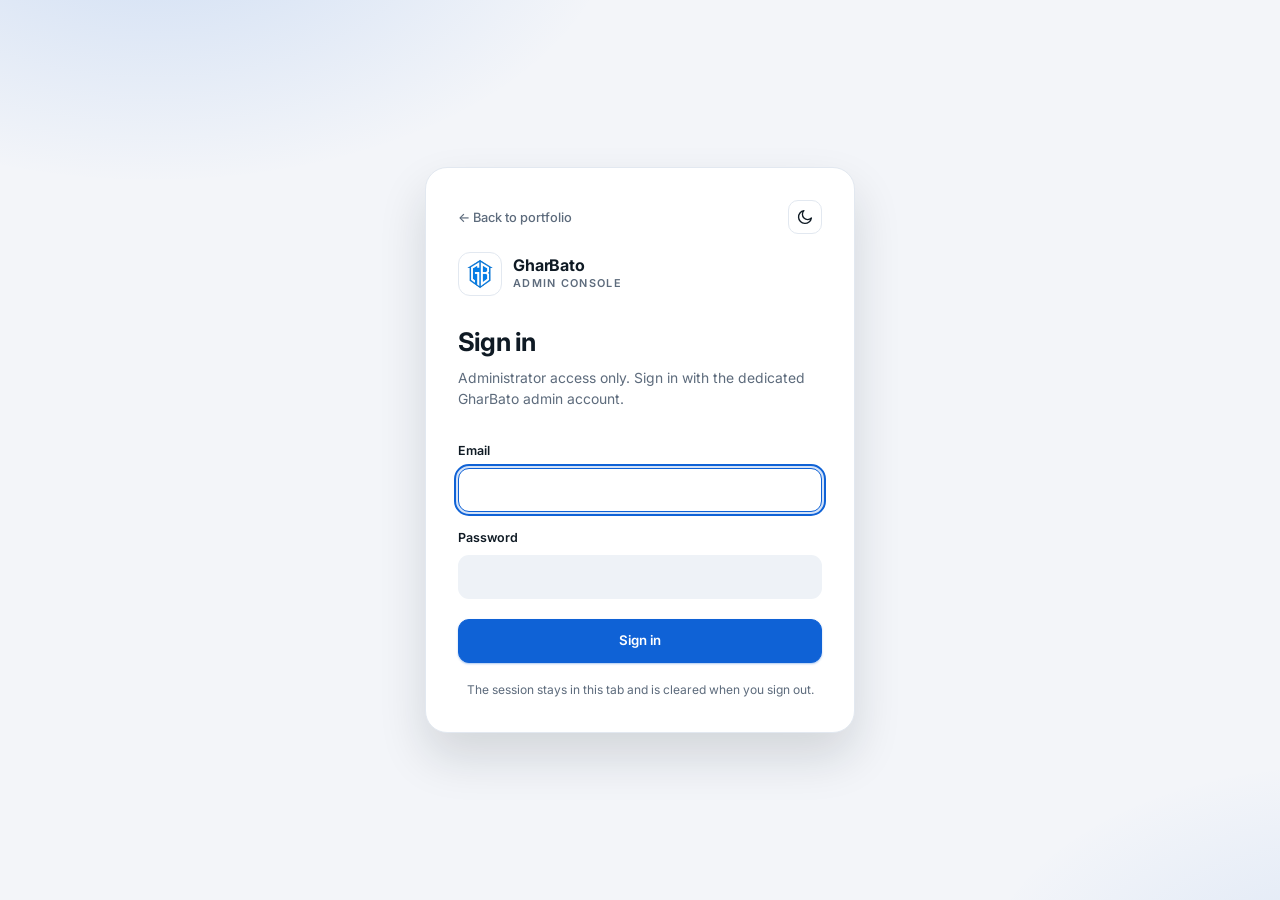
<file: gharbato-admin.html>
<!DOCTYPE html>
<html lang="en">
<head>
    <meta charset="UTF-8">
    <meta name="viewport" content="width=device-width, initial-scale=1.0">
    <meta name="robots" content="noindex, nofollow">
    <meta name="description" content="Private GharBato administration console.">
    <title>GharBato Admin</title>
    <link rel="icon" type="image/png" href="Images/gharbato-logo.png">
    <script src="gharbato-admin-theme.js?v=20261122-5"></script>
    <link rel="stylesheet" href="gharbato-admin.css?v=20261122-5">
</head>
<body>
    <div id="login-view" class="auth-screen">
        <div class="auth-card">
            <div class="auth-top">
                <a class="auth-back" href="index.html">&larr; Back to portfolio</a>
                <button type="button" class="icon-btn auth-theme" data-action="toggle-theme" aria-label="Switch to dark theme" title="Switch to dark theme">
                    <svg viewBox="0 0 24 24" aria-hidden="true"><path d="M20.5 13.4A8.6 8.6 0 1 1 10.6 3.5a6.8 6.8 0 0 0 9.9 9.9Z"/></svg>
                </button>
            </div>
            <div class="auth-brand">
                <img class="brand-logo" src="Images/gharbato-logo.png" alt="GharBato" width="44" height="44">
                <div>
                    <strong>GharBato</strong>
                    <span>Admin console</span>
                </div>
            </div>
            <h1>Sign in</h1>
            <p class="muted">Administrator access only. Sign in with the dedicated GharBato admin account.</p>
            <form id="login-form" novalidate>
                <label for="login-email">Email</label>
                <input id="login-email" name="email" type="email" autocomplete="username" spellcheck="false" required>
                <label for="login-password">Password</label>
                <input id="login-password" name="password" type="password" autocomplete="current-password" required>
                <p id="login-error" class="form-error" role="alert" hidden></p>
                <button type="submit" class="btn btn-primary btn-block" id="login-submit">Sign in</button>
            </form>
            <p class="auth-note">The session stays in this tab and is cleared when you sign out.</p>
        </div>
    </div>

    <div id="admin-view" hidden>
        <div class="shell">
            <aside class="sidebar" id="sidebar" aria-label="Admin navigation">
                <div class="topbar-brand sidebar-brand">
                    <img class="brand-logo" src="Images/gharbato-logo.png" alt="GharBato" width="34" height="34">
                    <div>
                        <strong>GharBato</strong>
                        <span>Admin</span>
                    </div>
                </div>
                <nav class="side-nav">
                    <p class="nav-group">Review</p>
                    <button type="button" class="nav-item" data-action="nav" data-view="overview">
                        <span class="nav-icon" aria-hidden="true"><svg viewBox="0 0 24 24"><rect x="3" y="3" width="7" height="7" rx="1.5"/><rect x="14" y="3" width="7" height="7" rx="1.5"/><rect x="3" y="14" width="7" height="7" rx="1.5"/><rect x="14" y="14" width="7" height="7" rx="1.5"/></svg></span>
                        <span class="nav-label">Overview</span>
                        <span class="nav-count" data-count="overview"></span>
                    </button>
                    <button type="button" class="nav-item" data-action="nav" data-view="listings">
                        <span class="nav-icon" aria-hidden="true"><svg viewBox="0 0 24 24"><path d="M3 10.5 12 3l9 7.5"/><path d="M5 9.5V21h14V9.5"/><path d="M9.5 21v-6h5v6"/></svg></span>
                        <span class="nav-label">Listings</span>
                        <span class="nav-count" data-count="listings"></span>
                    </button>
                    <button type="button" class="nav-item" data-action="nav" data-view="kyc">
                        <span class="nav-icon" aria-hidden="true"><svg viewBox="0 0 24 24"><rect x="3" y="5" width="18" height="14" rx="2"/><circle cx="8.5" cy="11" r="2"/><path d="M5.5 16c.6-1.6 1.7-2.4 3-2.4s2.4.8 3 2.4"/><path d="M14.5 10h4M14.5 14h4"/></svg></span>
                        <span class="nav-label">KYC</span>
                        <span class="nav-count" data-count="kyc"></span>
                    </button>

                    <p class="nav-group">Community</p>
                    <button type="button" class="nav-item" data-action="nav" data-view="reports">
                        <span class="nav-icon" aria-hidden="true"><svg viewBox="0 0 24 24"><path d="M5 21V4"/><path d="M5 4h11l-1.6 4L16 12H5"/></svg></span>
                        <span class="nav-label">Reports</span>
                        <span class="nav-count" data-count="reports"></span>
                    </button>
                    <button type="button" class="nav-item" data-action="nav" data-view="users">
                        <span class="nav-icon" aria-hidden="true"><svg viewBox="0 0 24 24"><circle cx="9" cy="8" r="3.2"/><path d="M3 20c.7-3.4 3.1-5.2 6-5.2s5.3 1.8 6 5.2"/><path d="M16 8.4a3 3 0 0 1 0 5.8"/><path d="M18 15.4c1.7.7 2.7 2.2 3 4.6"/></svg></span>
                        <span class="nav-label">Users</span>
                        <span class="nav-count" data-count="users"></span>
                    </button>
                    <button type="button" class="nav-item" data-action="nav" data-view="support">
                        <span class="nav-icon" aria-hidden="true"><svg viewBox="0 0 24 24"><path d="M21 12a8 8 0 0 1-8 8H8l-4 3v-5.2A8 8 0 0 1 13 4a8 8 0 0 1 8 8Z"/><path d="M8.5 11h.01M12 11h.01M15.5 11h.01"/></svg></span>
                        <span class="nav-label">Support</span>
                        <span class="nav-count" data-count="support"></span>
                    </button>

                    <p class="nav-group">Tools</p>
                    <button type="button" class="nav-item" data-action="nav" data-view="broadcast">
                        <span class="nav-icon" aria-hidden="true"><svg viewBox="0 0 24 24"><path d="M4 10v4a1 1 0 0 0 1 1h2l7 4V5L7 9H5a1 1 0 0 0-1 1Z"/><path d="M17 9.5a3.5 3.5 0 0 1 0 5"/><path d="M19.5 7a7 7 0 0 1 0 10"/></svg></span>
                        <span class="nav-label">Broadcast</span>
                        <span class="nav-count" data-count="broadcast"></span>
                    </button>
                    <button type="button" class="nav-item" data-action="nav" data-view="search">
                        <span class="nav-icon" aria-hidden="true"><svg viewBox="0 0 24 24"><circle cx="11" cy="11" r="6.5"/><path d="m16 16 4.5 4.5"/></svg></span>
                        <span class="nav-label">Search</span>
                        <span class="nav-count" data-count="search"></span>
                    </button>
                    <button type="button" class="nav-item" data-action="nav" data-view="delete">
                        <span class="nav-icon" aria-hidden="true"><svg viewBox="0 0 24 24"><path d="M4 7h16"/><path d="M9 7V4.5h6V7"/><path d="M6.5 7l1 13h9l1-13"/><path d="M10 11v5.5M14 11v5.5"/></svg></span>
                        <span class="nav-label">Deletion</span>
                        <span class="nav-count" data-count="delete"></span>
                    </button>
                </nav>
                <div class="sidebar-foot">
                    <button type="button" class="btn btn-ghost btn-small btn-block" data-action="show-shortcuts">Keyboard shortcuts</button>
                    <a class="sidebar-link" href="index.html">View portfolio</a>
                </div>
            </aside>
            <div class="sidebar-scrim" data-action="toggle-sidebar" hidden></div>

            <div class="main">
                <header class="topbar">
                    <div class="topbar-inner">
                        <button type="button" class="icon-btn sidebar-toggle" data-action="toggle-sidebar" aria-label="Toggle navigation">
                            <svg viewBox="0 0 24 24" aria-hidden="true"><path d="M4 7h16M4 12h16M4 17h16"/></svg>
                        </button>
                        <div class="global-search" id="global-search-wrap">
                            <span class="gs-icon" aria-hidden="true"><svg viewBox="0 0 24 24"><circle cx="11" cy="11" r="6.5"/><path d="m16 16 4.5 4.5"/></svg></span>
                            <input id="global-search" type="search" placeholder="Search listings, users, KYC, support…" autocomplete="off" aria-label="Search everything" aria-controls="global-search-results">
                            <kbd class="kbd">/</kbd>
                            <div id="global-search-results" class="gs-panel" role="listbox" hidden></div>
                        </div>
                        <div class="topbar-actions">
                            <span class="sync-status" id="sync-status" role="status">Not loaded</span>
                            <button type="button" class="icon-btn" id="theme-toggle" data-action="toggle-theme" aria-label="Switch to dark theme" title="Dark mode">
                                <svg viewBox="0 0 24 24" aria-hidden="true"><path d="M20.5 13.4A8.6 8.6 0 1 1 10.6 3.5a6.8 6.8 0 0 0 9.9 9.9Z"/></svg>
                            </button>
                            <button type="button" class="btn btn-ghost btn-small" data-action="refresh">Refresh</button>
                            <span id="account-email" class="account-email"></span>
                            <button type="button" class="btn btn-ghost btn-small" data-action="sign-out">Sign out</button>
                        </div>
                    </div>
                </header>

                <main class="view" id="view-root"></main>

                <footer class="admin-footer">
                    GharBato admin &middot; <a href="index.html">Portfolio</a> &middot;
                    <a href="gharbato-privacy.html">Privacy</a>
                </footer>
            </div>
        </div>

        <div id="toast" class="toast" role="status" aria-live="polite" hidden></div>
        <div id="modal-root"></div>
    </div>

    <script src="gharbato-admin-config.js?v=20261122-5"></script>
    <script src="gharbato-admin.js?v=20261122-5"></script>
</body>
</html>
</file>
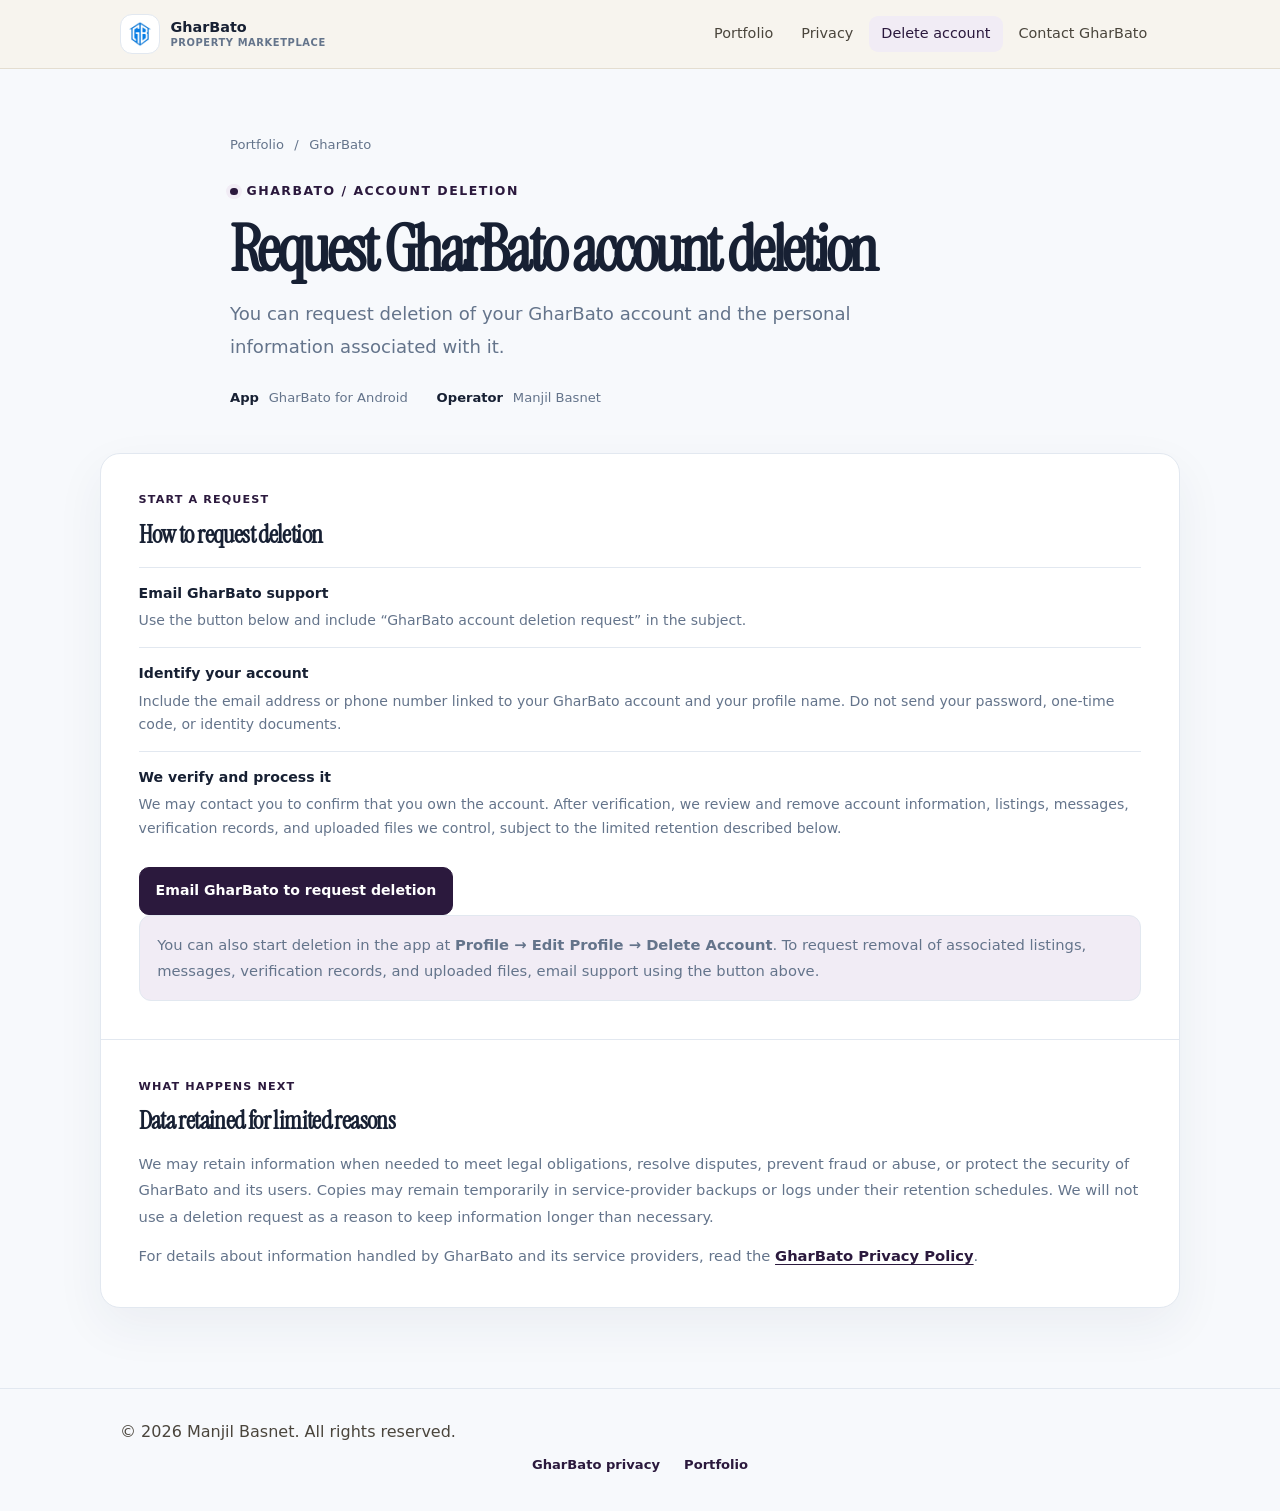
<file: gharbato-delete-account.html>
<!DOCTYPE html>
<html lang="en">
<head>
    <meta charset="UTF-8">
    <meta name="viewport" content="width=device-width, initial-scale=1.0">
    <meta name="description" content="Request deletion of your GharBato account and associated data.">
    <meta name="author" content="Manjil Basnet">
    <meta name="theme-color" content="#f7f9fc">
    <link rel="canonical" href="https://manjilbasnet.com.np/gharbato-delete-account.html">
    <title>Delete GharBato Account | Manjil Basnet</title>
    <link rel="stylesheet" href="style.css?v=20261027-3">
    <link rel="stylesheet" href="studentos-support.css?v=20261027-4">
    <link rel="stylesheet" href="gharbato-support.css?v=20261027-4">
</head>
<body class="studentos-support-page gharbato-support-page">
    <header>
        <div class="container">
            <div class="nav-container">
                <nav aria-label="Main navigation">
                    <a class="support-brand" href="index.html" aria-label="GharBato account deletion information">
                        <span class="support-brand-mark support-brand-mark--img support-brand-mark--pad" aria-hidden="true"><img src="Images/gharbato-logo.png" alt="" width="512" height="512"></span>
                        <span class="support-brand-name"><strong>GharBato</strong><small>Property marketplace</small></span>
                    </a>
                    <button class="nav-toggle" type="button" aria-label="Toggle navigation">
                        <span></span>
                    </button>
                    <ul class="nav-menu">
                        <li><a href="index.html">Portfolio</a></li>
                        <li><a href="gharbato-privacy.html">Privacy</a></li>
                        <li><a href="gharbato-delete-account.html" aria-current="page">Delete account</a></li>
                        <li><a href="mailto:dev.manjil.c@gmail.com">Contact GharBato</a></li>
                    </ul>
                </nav>
            </div>
        </div>
    </header>

    <main class="studentos-page">
        <section class="support-hero" aria-labelledby="delete-title">
            <div class="support-breadcrumb"><a href="index.html">Portfolio</a><span aria-hidden="true">/</span><span>GharBato</span></div>
            <p class="support-eyebrow"><span class="support-eyebrow-dot" aria-hidden="true"></span>GharBato / Account deletion</p>
            <h1 id="delete-title">Request GharBato account deletion</h1>
            <p class="support-hero-copy">You can request deletion of your GharBato account and the personal information associated with it.</p>
            <div class="support-meta">
                <span><strong>App</strong> GharBato for Android</span>
                <span><strong>Operator</strong> Manjil Basnet</span>
            </div>
        </section>

        <article class="policy-document">
            <section class="policy-section" aria-labelledby="request-title">
                <p class="policy-kicker">Start a request</p>
                <h2 id="request-title">How to request deletion</h2>
                <ol class="policy-list">
                    <li><strong>Email GharBato support</strong><span>Use the button below and include “GharBato account deletion request” in the subject.</span></li>
                    <li><strong>Identify your account</strong><span>Include the email address or phone number linked to your GharBato account and your profile name. Do not send your password, one-time code, or identity documents.</span></li>
                    <li><strong>We verify and process it</strong><span>We may contact you to confirm that you own the account. After verification, we review and remove account information, listings, messages, verification records, and uploaded files we control, subject to the limited retention described below.</span></li>
                </ol>
                <a class="support-action" href="mailto:dev.manjil.c@gmail.com?subject=GharBato%20account%20deletion%20request">Email GharBato to request deletion</a>
                <p class="support-note">You can also start deletion in the app at <strong>Profile &rarr; Edit Profile &rarr; Delete Account</strong>. To request removal of associated listings, messages, verification records, and uploaded files, email support using the button above.</p>
            </section>

            <section class="policy-section" aria-labelledby="retention-title">
                <p class="policy-kicker">What happens next</p>
                <h2 id="retention-title">Data retained for limited reasons</h2>
                <p>We may retain information when needed to meet legal obligations, resolve disputes, prevent fraud or abuse, or protect the security of GharBato and its users. Copies may remain temporarily in service-provider backups or logs under their retention schedules. We will not use a deletion request as a reason to keep information longer than necessary.</p>
                <p>For details about information handled by GharBato and its service providers, read the <a href="gharbato-privacy.html">GharBato Privacy Policy</a>.</p>
            </section>
        </article>
    </main>

    <footer>
        <div class="container">
            <p>&copy; 2026 Manjil Basnet. All rights reserved.</p>
            <p class="legal-footer-links">
                <a href="gharbato-privacy.html">GharBato privacy</a>
                <a href="index.html">Portfolio</a>
            </p>
        </div>
    </footer>

    <script src="script.js?v=20261027-1"></script>
</body>
</html>
</file>
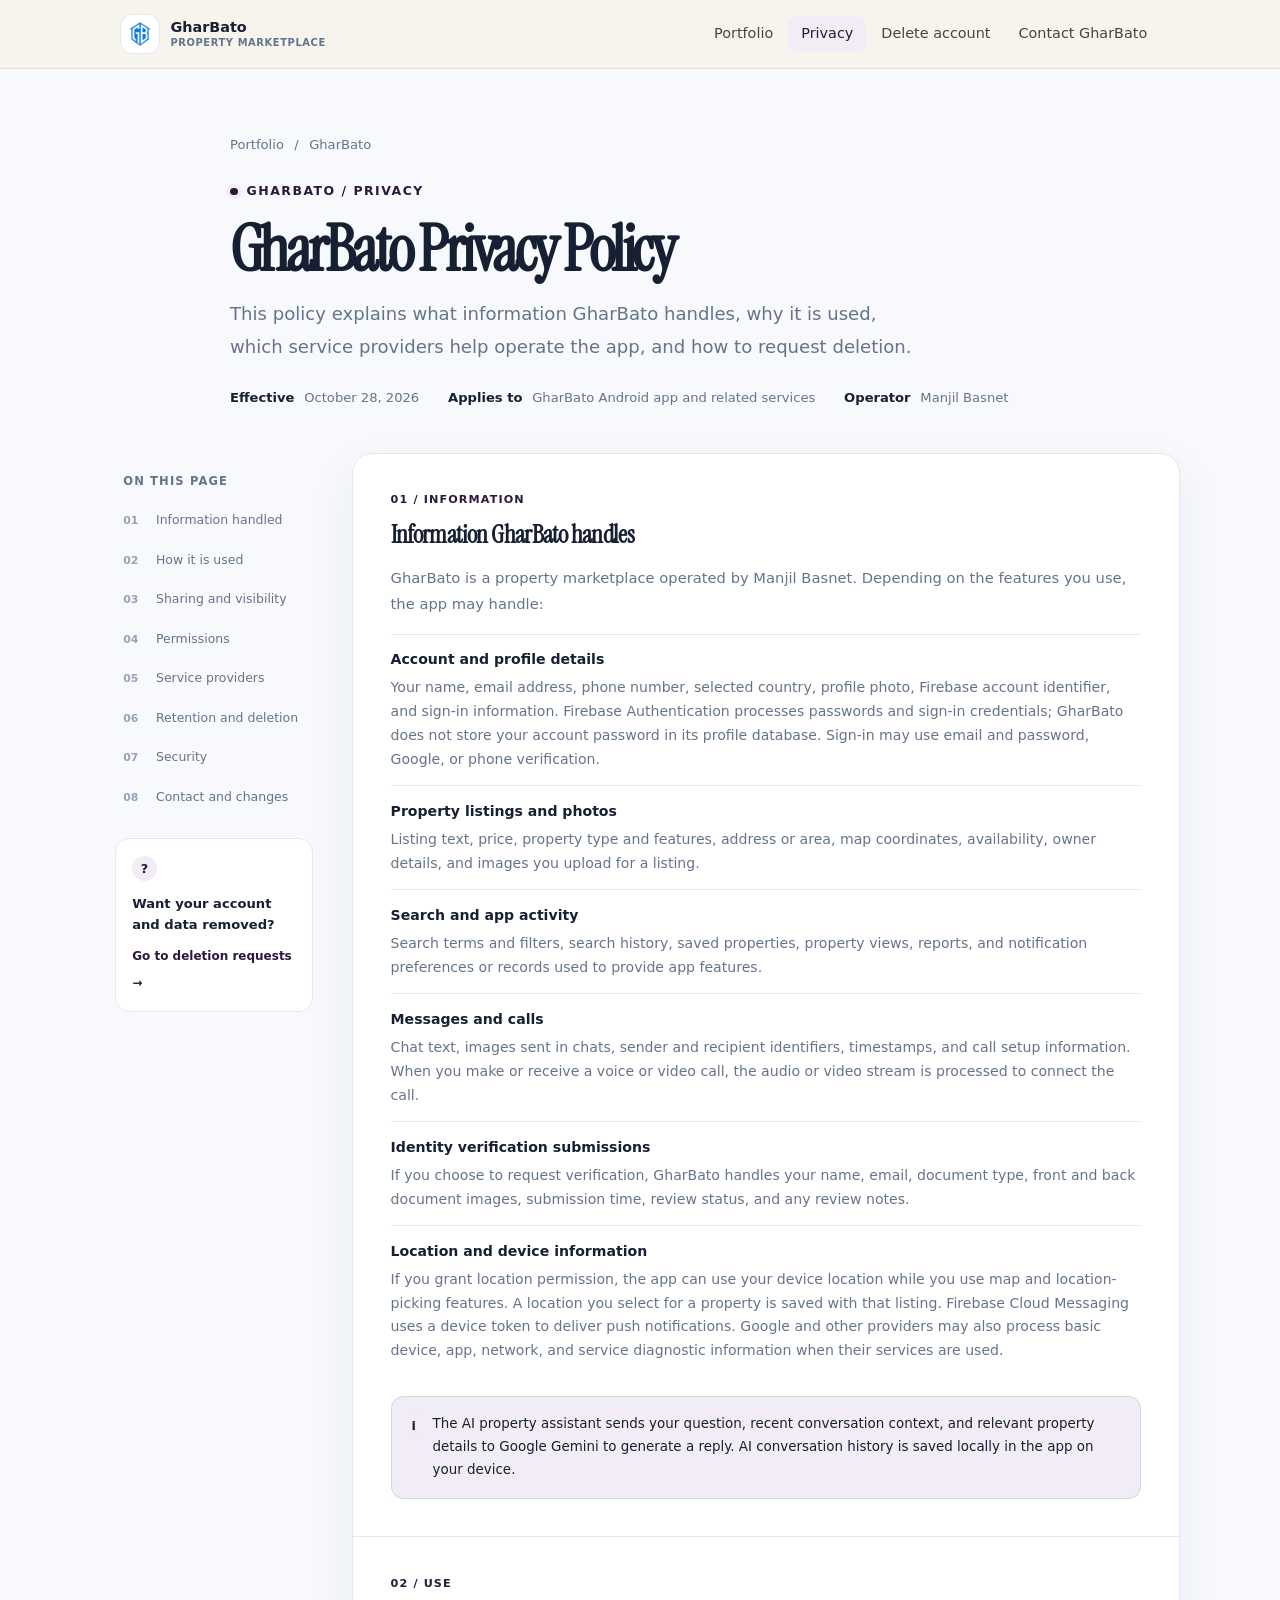
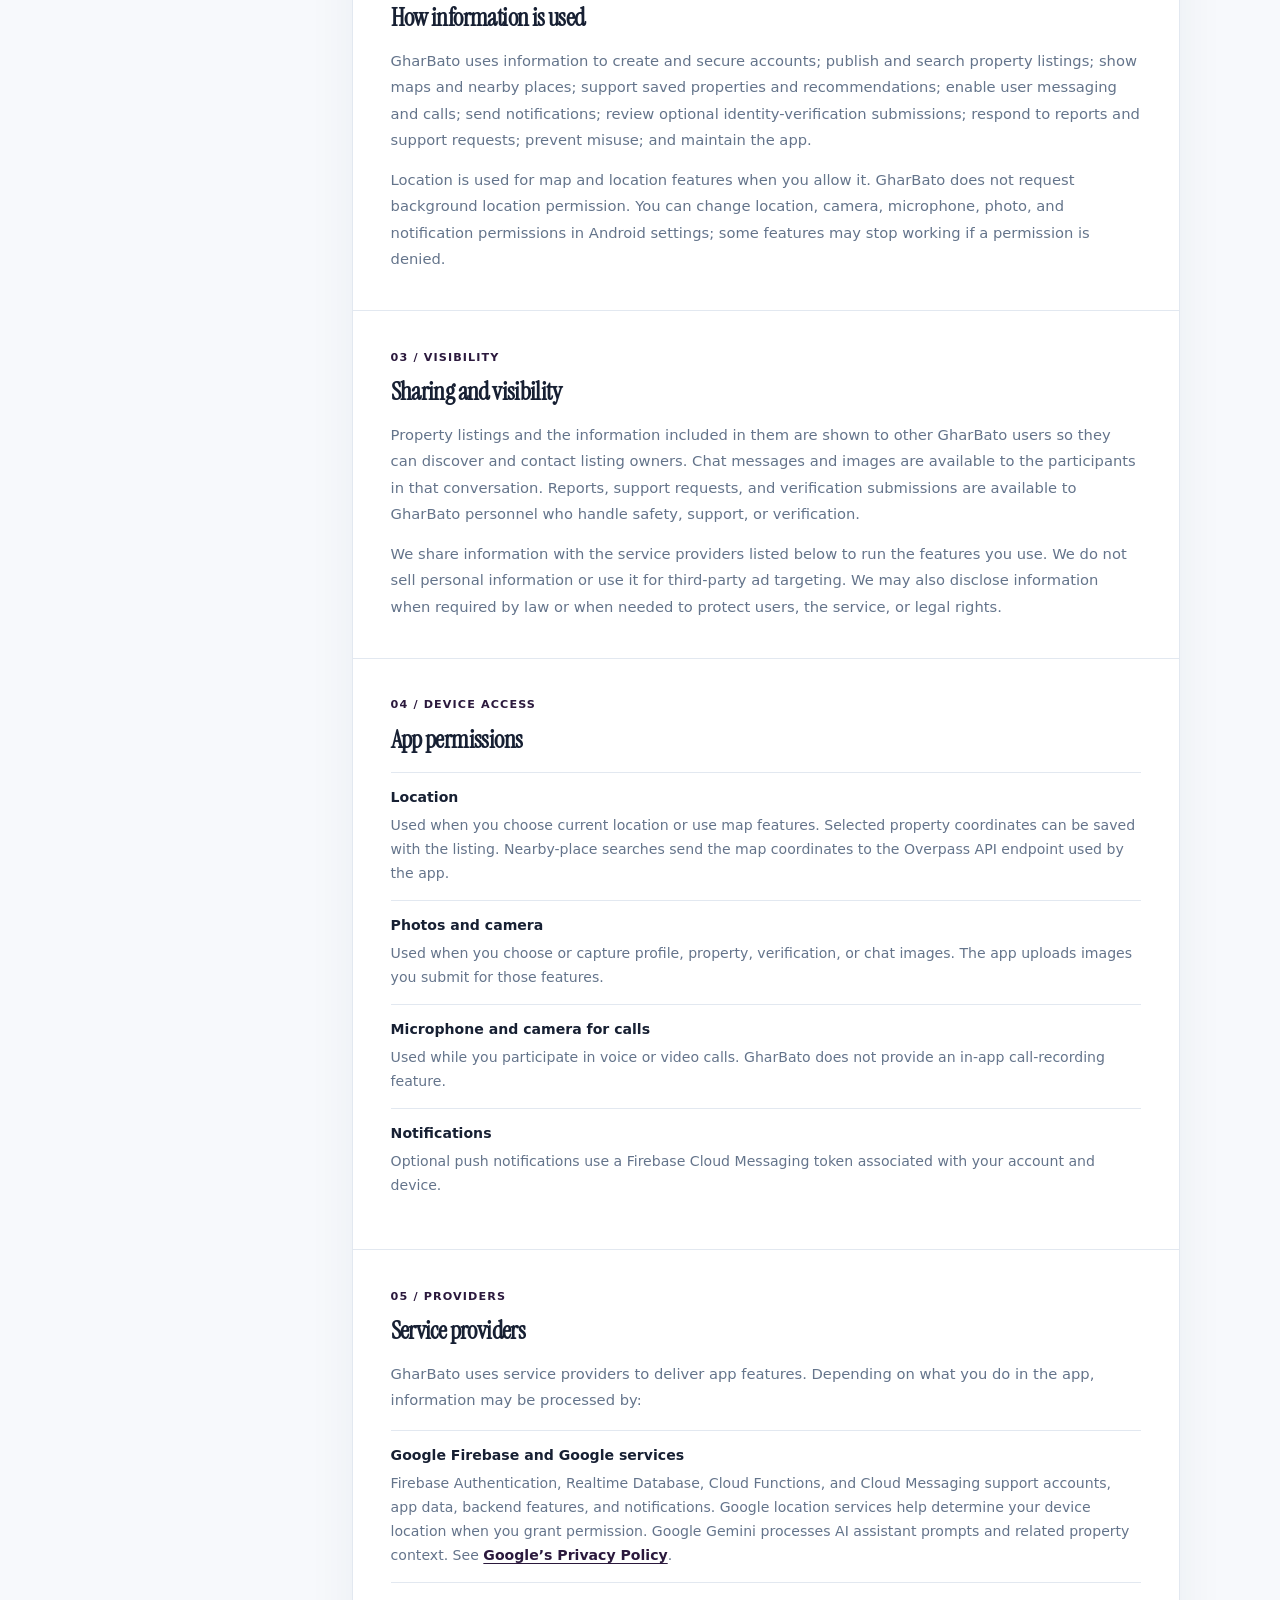
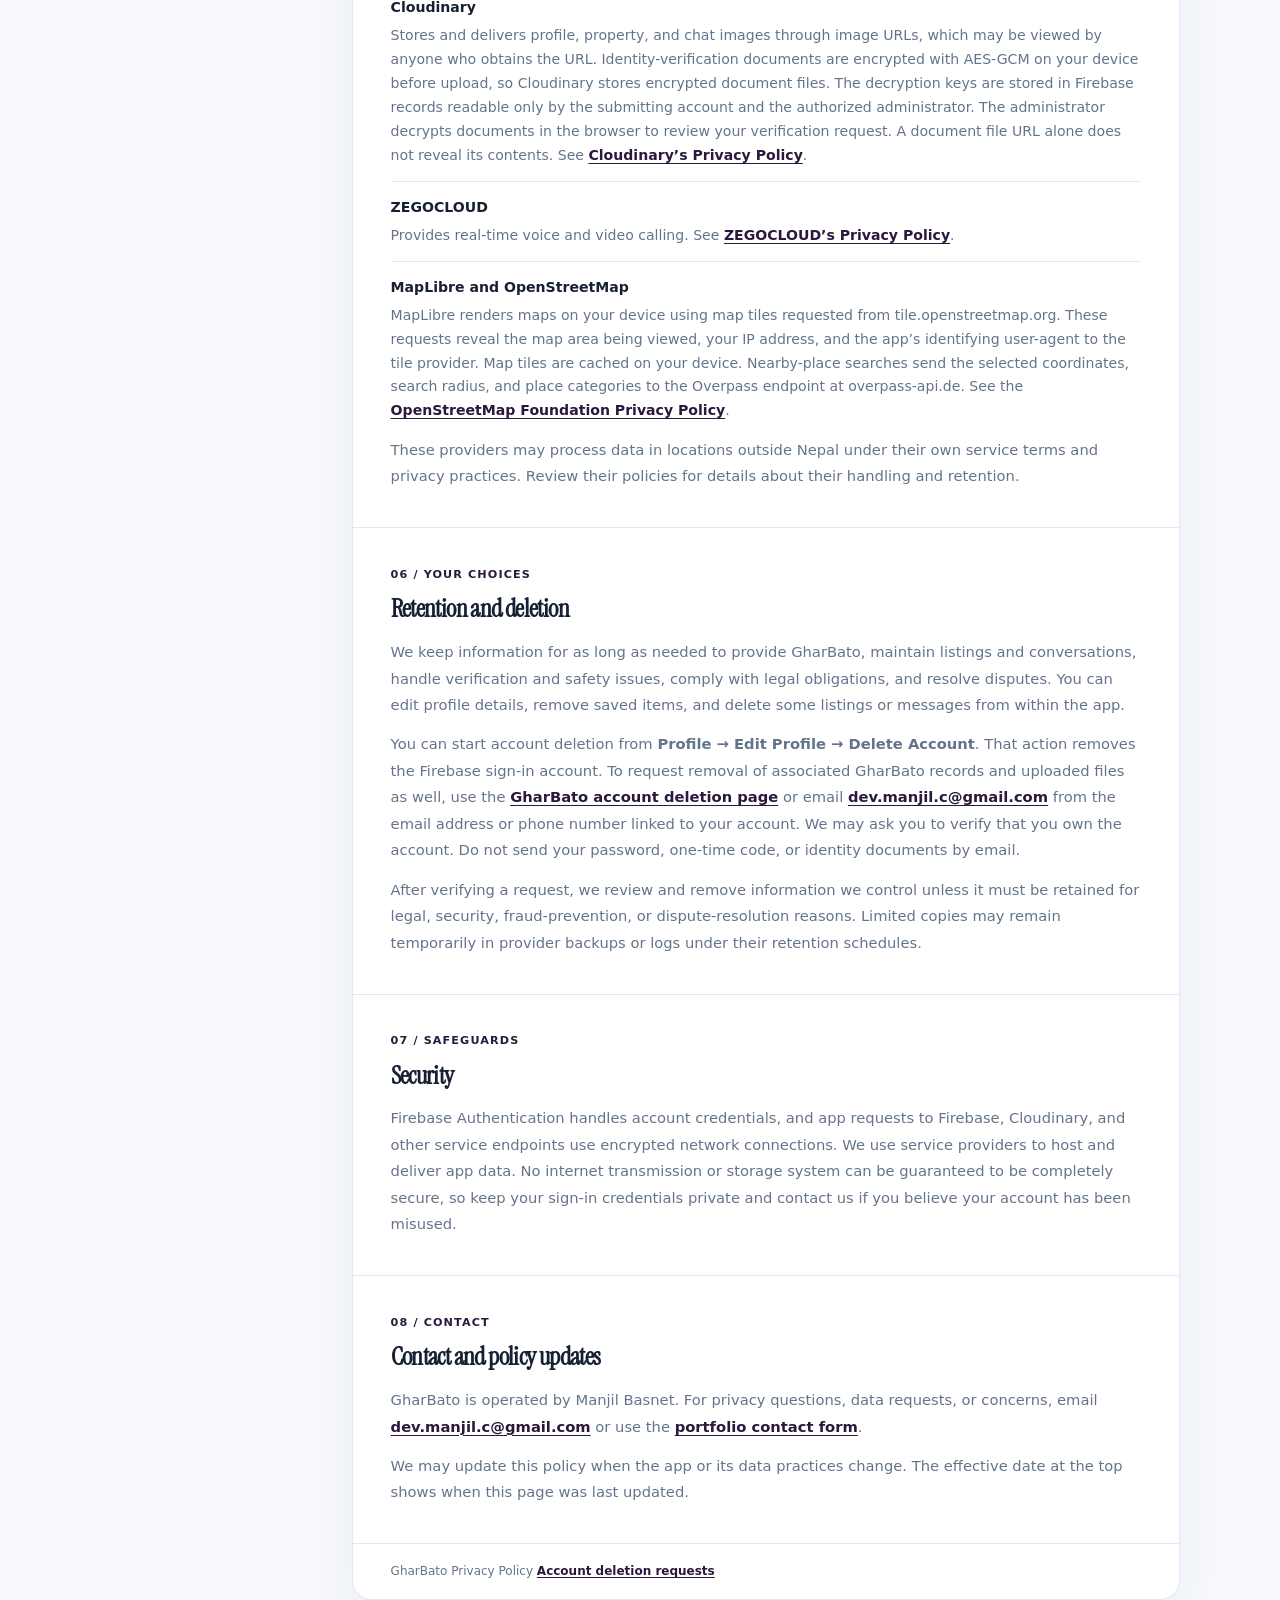
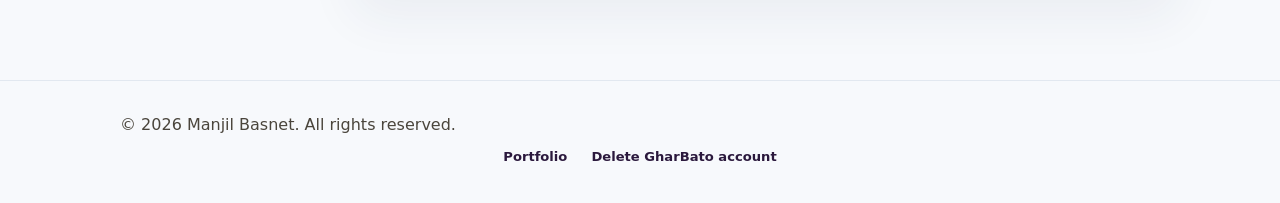
<file: gharbato-privacy.html>
<!DOCTYPE html>
<html lang="en">
<head>
    <meta charset="UTF-8">
    <meta name="viewport" content="width=device-width, initial-scale=1.0">
    <meta name="description" content="GharBato Privacy Policy: what information the property marketplace handles, how it is used, and how to request account and data deletion.">
    <meta name="author" content="Manjil Basnet">
    <meta name="theme-color" content="#f7f9fc">
    <link rel="canonical" href="https://manjilbasnet.com.np/gharbato-privacy.html">
    <title>GharBato Privacy Policy | Manjil Basnet</title>
    <link rel="stylesheet" href="style.css?v=20261027-3">
    <link rel="stylesheet" href="studentos-support.css?v=20261027-4">
    <link rel="stylesheet" href="gharbato-support.css?v=20261027-4">
</head>
<body class="studentos-support-page gharbato-support-page">
    <header>
        <div class="container">
            <div class="nav-container">
                <nav aria-label="Main navigation">
                    <a class="support-brand" href="index.html" aria-label="GharBato privacy information">
                        <span class="support-brand-mark support-brand-mark--img support-brand-mark--pad" aria-hidden="true"><img src="Images/gharbato-logo.png" alt="" width="512" height="512"></span>
                        <span class="support-brand-name"><strong>GharBato</strong><small>Property marketplace</small></span>
                    </a>
                    <button class="nav-toggle" type="button" aria-label="Toggle navigation">
                        <span></span>
                    </button>
                    <ul class="nav-menu">
                        <li><a href="index.html">Portfolio</a></li>
                        <li><a href="gharbato-privacy.html" aria-current="page">Privacy</a></li>
                        <li><a href="gharbato-delete-account.html">Delete account</a></li>
                        <li><a href="mailto:dev.manjil.c@gmail.com">Contact GharBato</a></li>
                    </ul>
                </nav>
            </div>
        </div>
    </header>

    <main class="studentos-page privacy-page">
        <section class="support-hero" aria-labelledby="privacy-title">
            <div class="support-breadcrumb"><a href="index.html">Portfolio</a><span aria-hidden="true">/</span><span>GharBato</span></div>
            <p class="support-eyebrow"><span class="support-eyebrow-dot" aria-hidden="true"></span>GharBato / Privacy</p>
            <h1 id="privacy-title">GharBato Privacy Policy</h1>
            <p class="support-hero-copy">This policy explains what information GharBato handles, why it is used, which service providers help operate the app, and how to request deletion.</p>
            <div class="support-meta">
                <span><strong>Effective</strong> October 28, 2026</span>
                <span><strong>Applies to</strong> GharBato Android app and related services</span>
                <span><strong>Operator</strong> Manjil Basnet</span>
            </div>
        </section>

        <div class="policy-layout">
            <aside class="policy-sidebar" aria-label="Privacy policy contents">
                <p class="policy-sidebar-title">On this page</p>
                <nav>
                    <a href="#information"><span>01</span> Information handled</a>
                    <a href="#use"><span>02</span> How it is used</a>
                    <a href="#sharing"><span>03</span> Sharing and visibility</a>
                    <a href="#permissions"><span>04</span> Permissions</a>
                    <a href="#providers"><span>05</span> Service providers</a>
                    <a href="#retention"><span>06</span> Retention and deletion</a>
                    <a href="#security"><span>07</span> Security</a>
                    <a href="#contact"><span>08</span> Contact and changes</a>
                </nav>
                <div class="policy-sidebar-help">
                    <span class="help-mark" aria-hidden="true">?</span>
                    <p>Want your account and data removed?</p>
                    <a href="gharbato-delete-account.html">Go to deletion requests <span aria-hidden="true">&rarr;</span></a>
                </div>
            </aside>

            <article class="policy-document">
                <section class="policy-section" id="information">
                    <p class="policy-kicker">01 / Information</p>
                    <h2>Information GharBato handles</h2>
                    <p>GharBato is a property marketplace operated by Manjil Basnet. Depending on the features you use, the app may handle:</p>
                    <ul class="policy-list">
                        <li><strong>Account and profile details</strong><span>Your name, email address, phone number, selected country, profile photo, Firebase account identifier, and sign-in information. Firebase Authentication processes passwords and sign-in credentials; GharBato does not store your account password in its profile database. Sign-in may use email and password, Google, or phone verification.</span></li>
                        <li><strong>Property listings and photos</strong><span>Listing text, price, property type and features, address or area, map coordinates, availability, owner details, and images you upload for a listing.</span></li>
                        <li><strong>Search and app activity</strong><span>Search terms and filters, search history, saved properties, property views, reports, and notification preferences or records used to provide app features.</span></li>
                        <li><strong>Messages and calls</strong><span>Chat text, images sent in chats, sender and recipient identifiers, timestamps, and call setup information. When you make or receive a voice or video call, the audio or video stream is processed to connect the call.</span></li>
                        <li><strong>Identity verification submissions</strong><span>If you choose to request verification, GharBato handles your name, email, document type, front and back document images, submission time, review status, and any review notes.</span></li>
                        <li><strong>Location and device information</strong><span>If you grant location permission, the app can use your device location while you use map and location-picking features. A location you select for a property is saved with that listing. Firebase Cloud Messaging uses a device token to deliver push notifications. Google and other providers may also process basic device, app, network, and service diagnostic information when their services are used.</span></li>
                    </ul>
                    <div class="policy-callout"><span class="callout-icon" aria-hidden="true">i</span><p>The AI property assistant sends your question, recent conversation context, and relevant property details to Google Gemini to generate a reply. AI conversation history is saved locally in the app on your device.</p></div>
                </section>

                <section class="policy-section" id="use">
                    <p class="policy-kicker">02 / Use</p>
                    <h2>How information is used</h2>
                    <p>GharBato uses information to create and secure accounts; publish and search property listings; show maps and nearby places; support saved properties and recommendations; enable user messaging and calls; send notifications; review optional identity-verification submissions; respond to reports and support requests; prevent misuse; and maintain the app.</p>
                    <p>Location is used for map and location features when you allow it. GharBato does not request background location permission. You can change location, camera, microphone, photo, and notification permissions in Android settings; some features may stop working if a permission is denied.</p>
                </section>

                <section class="policy-section" id="sharing">
                    <p class="policy-kicker">03 / Visibility</p>
                    <h2>Sharing and visibility</h2>
                    <p>Property listings and the information included in them are shown to other GharBato users so they can discover and contact listing owners. Chat messages and images are available to the participants in that conversation. Reports, support requests, and verification submissions are available to GharBato personnel who handle safety, support, or verification.</p>
                    <p>We share information with the service providers listed below to run the features you use. We do not sell personal information or use it for third-party ad targeting. We may also disclose information when required by law or when needed to protect users, the service, or legal rights.</p>
                </section>

                <section class="policy-section" id="permissions">
                    <p class="policy-kicker">04 / Device access</p>
                    <h2>App permissions</h2>
                    <ul class="policy-list">
                        <li><strong>Location</strong><span>Used when you choose current location or use map features. Selected property coordinates can be saved with the listing. Nearby-place searches send the map coordinates to the Overpass API endpoint used by the app.</span></li>
                        <li><strong>Photos and camera</strong><span>Used when you choose or capture profile, property, verification, or chat images. The app uploads images you submit for those features.</span></li>
                        <li><strong>Microphone and camera for calls</strong><span>Used while you participate in voice or video calls. GharBato does not provide an in-app call-recording feature.</span></li>
                        <li><strong>Notifications</strong><span>Optional push notifications use a Firebase Cloud Messaging token associated with your account and device.</span></li>
                    </ul>
                </section>

                <section class="policy-section" id="providers">
                    <p class="policy-kicker">05 / Providers</p>
                    <h2>Service providers</h2>
                    <p>GharBato uses service providers to deliver app features. Depending on what you do in the app, information may be processed by:</p>
                    <ul class="policy-list">
                        <li><strong>Google Firebase and Google services</strong><span>Firebase Authentication, Realtime Database, Cloud Functions, and Cloud Messaging support accounts, app data, backend features, and notifications. Google location services help determine your device location when you grant permission. Google Gemini processes AI assistant prompts and related property context. See <a href="https://policies.google.com/privacy" target="_blank" rel="noopener noreferrer">Google’s Privacy Policy</a>.</span></li>
                        <li><strong>Cloudinary</strong><span>Stores and delivers profile, property, and chat images through image URLs, which may be viewed by anyone who obtains the URL. Identity-verification documents are encrypted with AES-GCM on your device before upload, so Cloudinary stores encrypted document files. The decryption keys are stored in Firebase records readable only by the submitting account and the authorized administrator. The administrator decrypts documents in the browser to review your verification request. A document file URL alone does not reveal its contents. See <a href="https://cloudinary.com/privacy" target="_blank" rel="noopener noreferrer">Cloudinary’s Privacy Policy</a>.</span></li>
                        <li><strong>ZEGOCLOUD</strong><span>Provides real-time voice and video calling. See <a href="https://www.zegocloud.com/privacy-policy" target="_blank" rel="noopener noreferrer">ZEGOCLOUD’s Privacy Policy</a>.</span></li>
                        <li><strong>MapLibre and OpenStreetMap</strong><span>MapLibre renders maps on your device using map tiles requested from tile.openstreetmap.org. These requests reveal the map area being viewed, your IP address, and the app’s identifying user-agent to the tile provider. Map tiles are cached on your device. Nearby-place searches send the selected coordinates, search radius, and place categories to the Overpass endpoint at overpass-api.de. See the <a href="https://osmfoundation.org/wiki/Privacy_Policy" target="_blank" rel="noopener noreferrer">OpenStreetMap Foundation Privacy Policy</a>.</span></li>
                    </ul>
                    <p>These providers may process data in locations outside Nepal under their own service terms and privacy practices. Review their policies for details about their handling and retention.</p>
                </section>

                <section class="policy-section" id="retention">
                    <p class="policy-kicker">06 / Your choices</p>
                    <h2>Retention and deletion</h2>
                    <p>We keep information for as long as needed to provide GharBato, maintain listings and conversations, handle verification and safety issues, comply with legal obligations, and resolve disputes. You can edit profile details, remove saved items, and delete some listings or messages from within the app.</p>
                    <p>You can start account deletion from <strong>Profile &rarr; Edit Profile &rarr; Delete Account</strong>. That action removes the Firebase sign-in account. To request removal of associated GharBato records and uploaded files as well, use the <a href="gharbato-delete-account.html">GharBato account deletion page</a> or email <a href="mailto:dev.manjil.c@gmail.com">dev.manjil.c@gmail.com</a> from the email address or phone number linked to your account. We may ask you to verify that you own the account. Do not send your password, one-time code, or identity documents by email.</p>
                    <p>After verifying a request, we review and remove information we control unless it must be retained for legal, security, fraud-prevention, or dispute-resolution reasons. Limited copies may remain temporarily in provider backups or logs under their retention schedules.</p>
                </section>

                <section class="policy-section" id="security">
                    <p class="policy-kicker">07 / Safeguards</p>
                    <h2>Security</h2>
                    <p>Firebase Authentication handles account credentials, and app requests to Firebase, Cloudinary, and other service endpoints use encrypted network connections. We use service providers to host and deliver app data. No internet transmission or storage system can be guaranteed to be completely secure, so keep your sign-in credentials private and contact us if you believe your account has been misused.</p>
                </section>

                <section class="policy-section" id="contact">
                    <p class="policy-kicker">08 / Contact</p>
                    <h2>Contact and policy updates</h2>
                    <p>GharBato is operated by Manjil Basnet. For privacy questions, data requests, or concerns, email <a href="mailto:dev.manjil.c@gmail.com">dev.manjil.c@gmail.com</a> or use the <a href="index.html#contact">portfolio contact form</a>.</p>
                    <p>We may update this policy when the app or its data practices change. The effective date at the top shows when this page was last updated.</p>
                </section>

                <div class="policy-document-footer">
                    <span>GharBato Privacy Policy</span>
                    <a href="gharbato-delete-account.html">Account deletion requests</a>
                </div>
            </article>
        </div>
    </main>

    <footer>
        <div class="container">
            <p>&copy; 2026 Manjil Basnet. All rights reserved.</p>
            <p class="legal-footer-links">
                <a href="index.html">Portfolio</a>
                <a href="gharbato-delete-account.html">Delete GharBato account</a>
            </p>
        </div>
    </footer>

    <script src="script.js?v=20261027-1"></script>
</body>
</html>
</file>
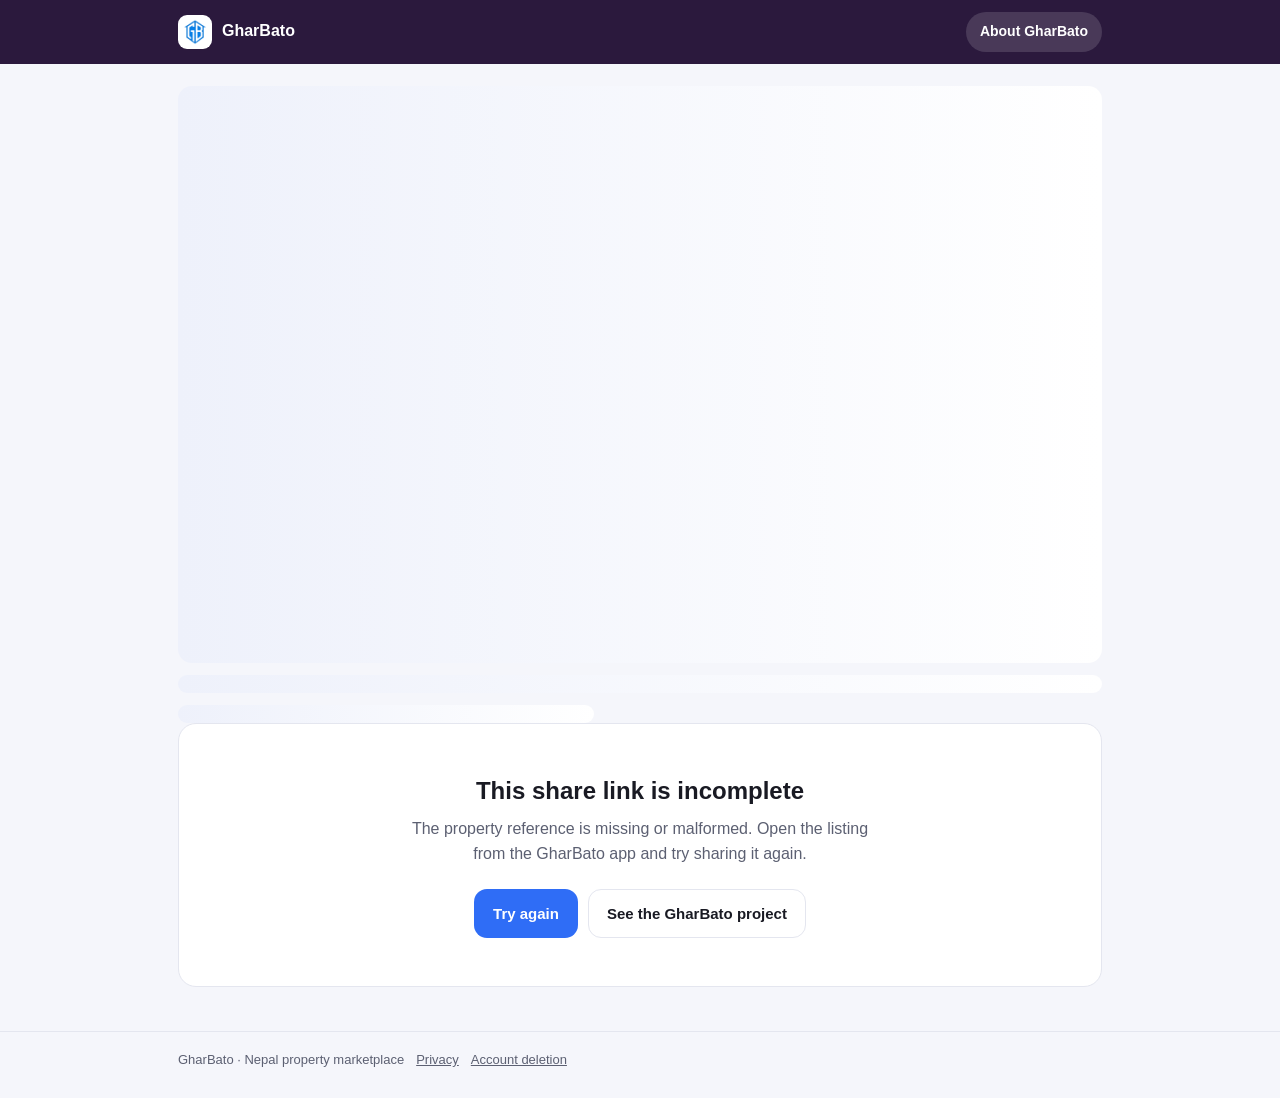
<file: gharbato-share.html>
<!DOCTYPE html>
<html lang="en">
<head>
    <meta charset="UTF-8">
    <meta name="viewport" content="width=device-width, initial-scale=1.0">
    <title>Shared listing | GharBato</title>
    <meta name="description" content="A property shared from GharBato, Nepal's property marketplace.">
    <meta name="theme-color" content="#2B193D">
    <meta property="og:site_name" content="GharBato">
    <meta property="og:type" content="article">
    <meta property="og:title" content="Shared listing | GharBato">
    <meta property="og:description" content="A property shared from GharBato, Nepal's property marketplace.">
    <meta property="og:url" content="https://manjilbasnet.com.np/gharbato-share.html">
    <meta name="twitter:card" content="summary_large_image">
    <meta property="og:image" content="https://manjilbasnet.com.np/Images/gharbato-logo.png">
    <meta name="twitter:image" content="https://manjilbasnet.com.np/Images/gharbato-logo.png">
    <link rel="icon" type="image/png" href="Images/gharbato-logo.png">
    <link rel="stylesheet" href="gharbato-share.css?v=1">
</head>
<body>
    <header class="share-bar">
        <div class="share-bar__inner">
            <a class="share-brand" href="index.html">
                <img src="Images/gharbato-logo.png" alt="" width="34" height="34">
                <span>GharBato</span>
            </a>
            <a class="share-bar__cta" href="index.html#projects">About GharBato</a>
        </div>
    </header>

    <main class="share-main" id="share-main">
        <div class="share-loading" id="share-loading" aria-live="polite">
            <div class="share-skeleton share-skeleton--hero"></div>
            <div class="share-skeleton share-skeleton--line"></div>
            <div class="share-skeleton share-skeleton--line short"></div>
        </div>

        <div class="share-state" id="share-state" hidden aria-live="polite">
            <h1 id="share-state-title">This listing is no longer available</h1>
            <p id="share-state-message">It may have been rented, sold, removed by the owner, or is still waiting for review.</p>
            <div class="share-state__actions">
                <button type="button" class="share-button" id="share-retry" hidden>Try again</button>
                <a class="share-button share-button--ghost" href="index.html#projects">See the GharBato project</a>
            </div>
        </div>

        <article class="share-card" id="share-card" hidden>
            <div class="share-gallery" id="share-gallery"></div>
            <div class="share-body">
                <p class="share-crumbs"><a href="index.html">Portfolio</a> / GharBato / Shared listing</p>
                <h1 id="share-title"></h1>
                <p class="share-price" id="share-price"></p>
                <p class="share-subtitle" id="share-subtitle"></p>
                <p class="share-location" id="share-location"></p>
                <ul class="share-facts" id="share-facts"></ul>
                <section class="share-section" id="share-description-section">
                    <h2>About this property</h2>
                    <div class="share-description" id="share-description"></div>
                </section>
                <section class="share-section" id="share-details-section">
                    <h2>Details</h2>
                    <dl class="share-details" id="share-details"></dl>
                </section>
                <section class="share-section" id="share-amenities-section">
                    <h2>Amenities</h2>
                    <ul class="share-amenities" id="share-amenities"></ul>
                </section>
                <section class="share-section" id="share-owner-section">
                    <h2>Listed by</h2>
                    <div class="share-owner">
                        <span class="share-owner__avatar" id="share-owner-avatar" aria-hidden="true"></span>
                        <div>
                            <div class="share-owner__name" id="share-owner-name"></div>
                            <div class="share-owner__role">Verified on GharBato</div>
                        </div>
                    </div>
                </section>
                <p class="share-updated" id="share-updated"></p>
                <div class="share-actions" id="share-actions">
                    <a class="share-button" id="share-open-app" href="#" hidden>Open in the app</a>
                    <a class="share-button share-button--ghost" id="share-get-app" href="index.html#projects" hidden>Get GharBato</a>
                    <button type="button" class="share-button share-button--quiet" id="share-copy">Copy link</button>
                    <a class="share-button share-button--quiet" id="share-whatsapp" href="#" target="_blank" rel="noopener">WhatsApp</a>
                </div>
                <p class="share-note" id="share-note"></p>
            </div>
        </article>
    </main>

    <footer class="share-footer">
        <div class="share-footer__inner">
            <span>GharBato · Nepal property marketplace</span>
            <a href="gharbato-privacy.html">Privacy</a>
            <a href="gharbato-delete-account.html">Account deletion</a>
        </div>
    </footer>

    <div class="share-toast" id="share-toast" role="status" aria-live="polite" hidden>Link copied</div>

    <script src="gharbato-share.js?v=1"></script>
</body>
</html>
</file>
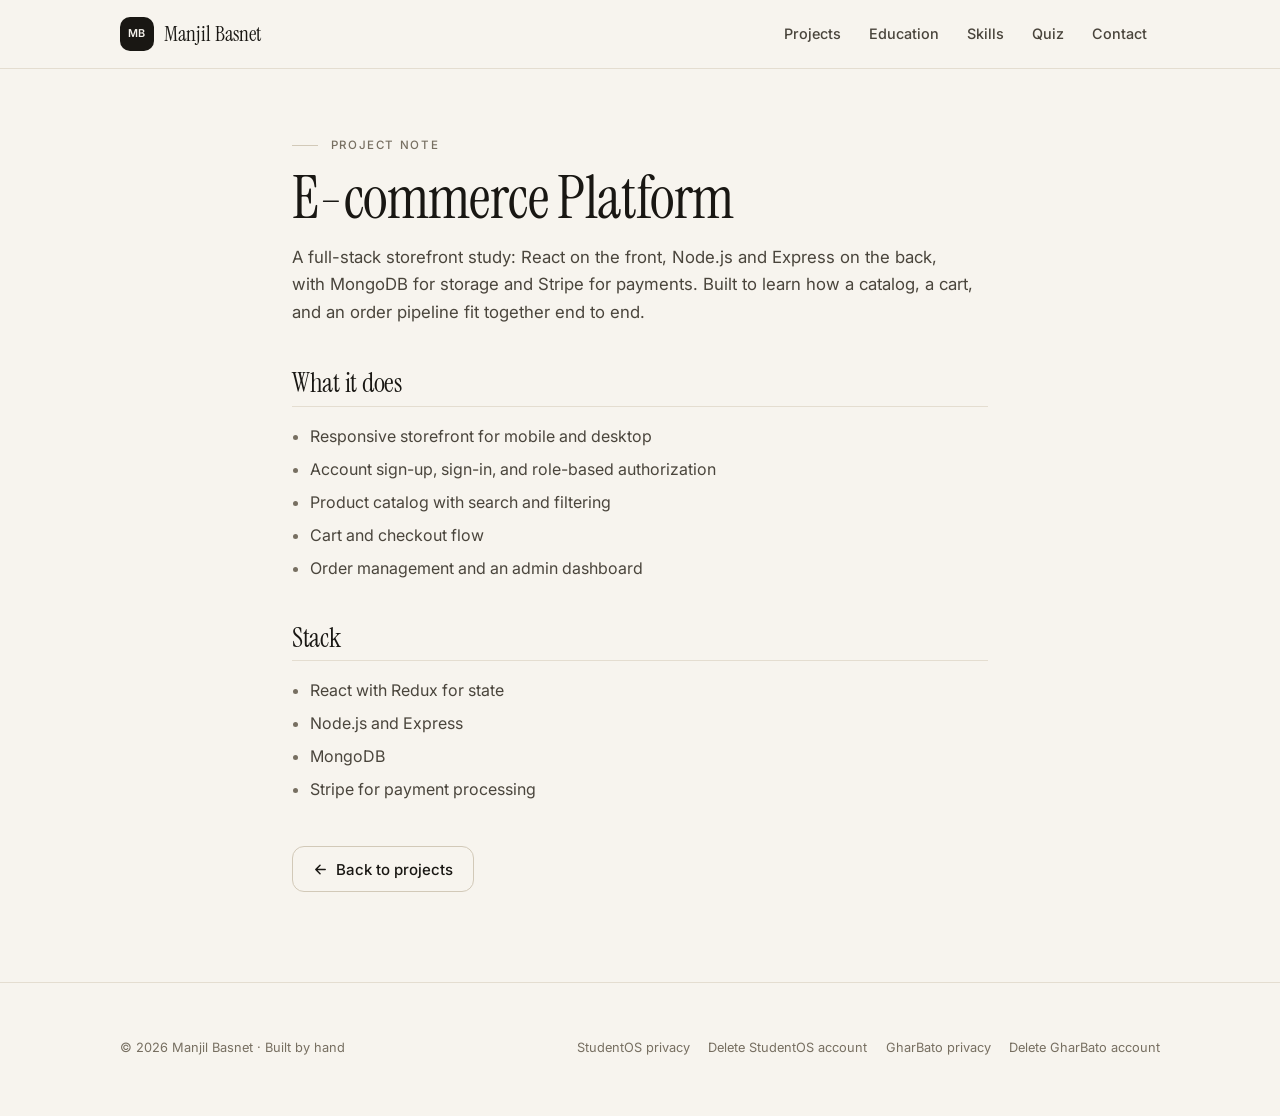
<file: project1.html>
<!DOCTYPE html>
<html lang="en">
<head>
    <meta charset="UTF-8">
    <meta name="viewport" content="width=device-width, initial-scale=1.0">
    <meta name="description" content="E-commerce Platform — a full-stack storefront study project by Manjil Basnet.">
    <meta name="author" content="Manjil Basnet">
    <meta name="theme-color" content="#f7f4ee">
    <title>E-commerce Platform — Manjil Basnet</title>
    <link rel="icon" type="image/png" href="Images/favicon.png">
    <link rel="preconnect" href="https://fonts.googleapis.com">
    <link rel="preconnect" href="https://fonts.gstatic.com" crossorigin>
    <link rel="stylesheet" href="style.css?v=20261027-3">
</head>
<body>
    <header>
        <div class="container">
            <div class="nav-container">
                <nav aria-label="Main navigation">
                    <a class="brand" href="index.html">
                        <span class="brand-mark" aria-hidden="true">MB</span>
                        <span class="brand-name">Manjil Basnet</span>
                    </a>
                    <button class="nav-toggle" type="button" aria-label="Toggle navigation" aria-expanded="false" aria-controls="site-menu">
                        <span></span>
                    </button>
                    <ul class="nav-menu" id="site-menu">
                        <li><a href="index.html#projects">Projects</a></li>
                        <li><a href="index.html#education">Education</a></li>
                        <li><a href="index.html#skills">Skills</a></li>
                        <li><a href="quiz.html">Quiz</a></li>
                        <li><a href="index.html#contact">Contact</a></li>
                    </ul>
                </nav>
            </div>
        </div>
    </header>

    <main>
        <article class="page-article">
            <p class="section-index">Project note</p>
            <h1>E-commerce Platform</h1>
            <p class="article-lead">
                A full-stack storefront study: React on the front, Node.js and Express on the back, with
                MongoDB for storage and Stripe for payments. Built to learn how a catalog, a cart, and an
                order pipeline fit together end to end.
            </p>

            <h2>What it does</h2>
            <ul class="article-list">
                <li>Responsive storefront for mobile and desktop</li>
                <li>Account sign-up, sign-in, and role-based authorization</li>
                <li>Product catalog with search and filtering</li>
                <li>Cart and checkout flow</li>
                <li>Order management and an admin dashboard</li>
            </ul>

            <h2>Stack</h2>
            <ul class="article-list">
                <li>React with Redux for state</li>
                <li>Node.js and Express</li>
                <li>MongoDB</li>
                <li>Stripe for payment processing</li>
            </ul>

            <a class="btn btn--ghost back-link" href="index.html#projects">
                <svg viewBox="0 0 16 16" width="15" height="15" aria-hidden="true" focusable="false"><path d="M13 8H3m0 0 4.5-4.5M3 8l4.5 4.5" fill="none" stroke="currentColor" stroke-width="1.6" stroke-linecap="round" stroke-linejoin="round"/></svg>
                Back to projects
            </a>
        </article>
    </main>

    <footer>
        <div class="container footer-inner">
            <p class="footer-note">&copy; 2026 Manjil Basnet · Built by hand</p>
            <nav class="legal-footer-links" aria-label="Privacy and account links">
                <a href="studentos-privacy.html">StudentOS privacy</a>
                <a href="studentos-delete-account.html">Delete StudentOS account</a>
                <a href="gharbato-privacy.html">GharBato privacy</a>
                <a href="gharbato-delete-account.html">Delete GharBato account</a>
            </nav>
        </div>
    </footer>

    <script src="script.js?v=20261027-1"></script>
</body>
</html>
</file>
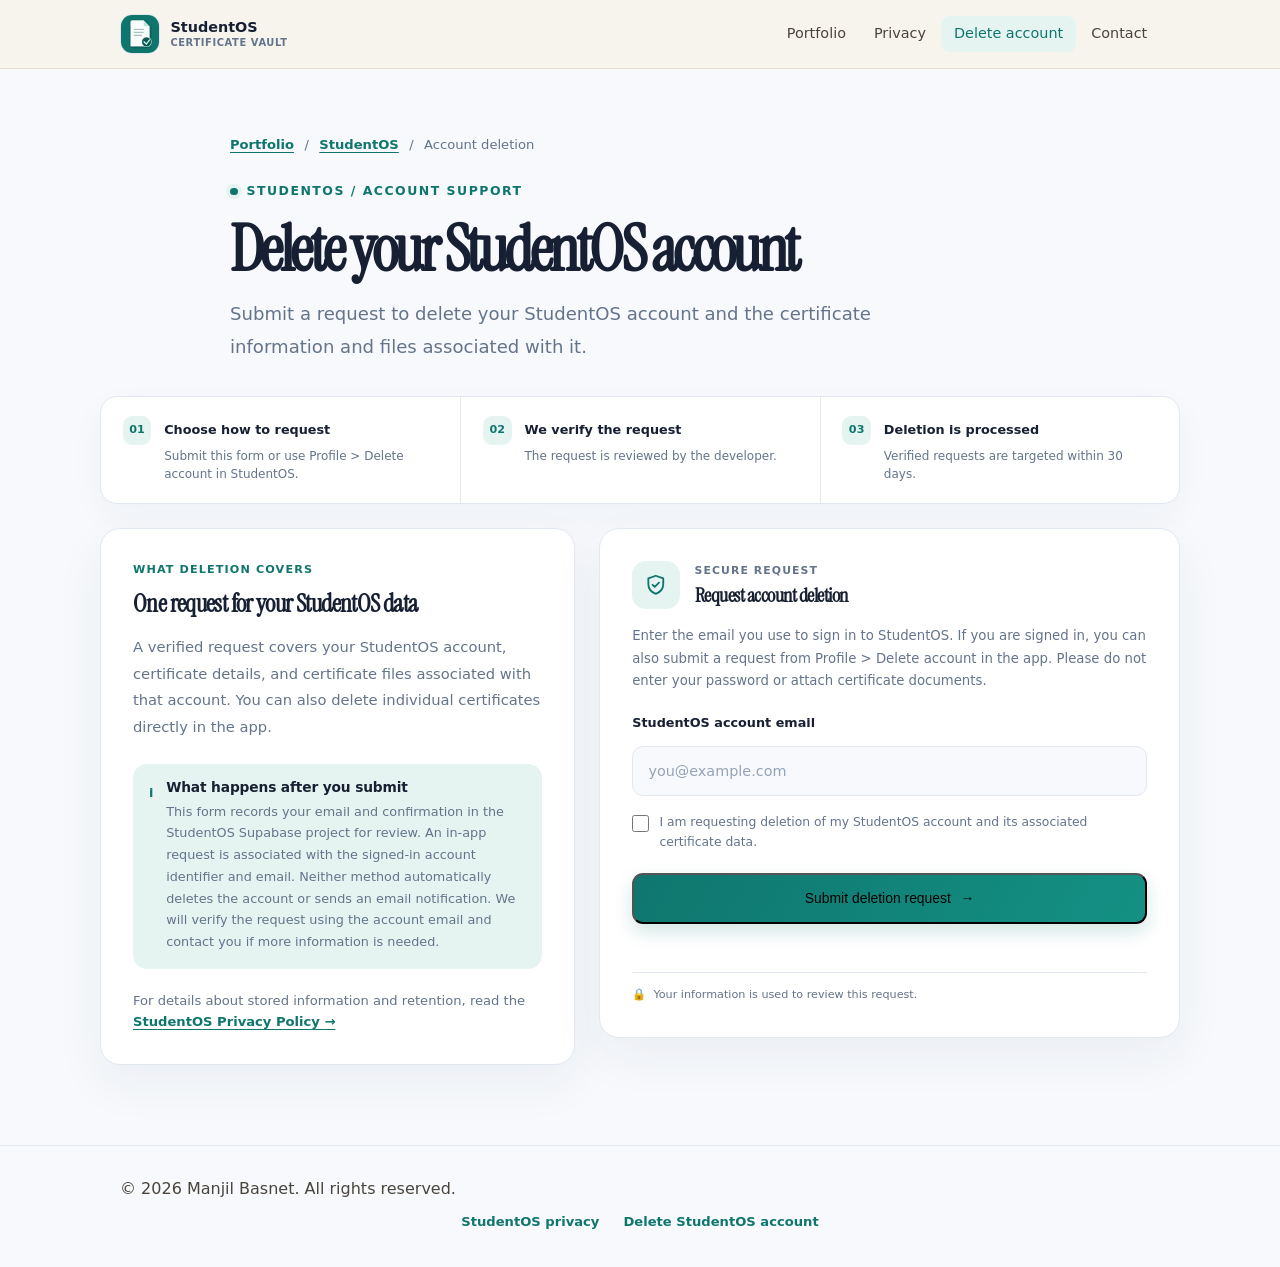
<file: studentos-delete-account.html>
<!DOCTYPE html>
<html lang="en">
<head>
    <meta charset="UTF-8">
    <meta name="viewport" content="width=device-width, initial-scale=1.0">
    <meta name="description" content="Request deletion of your StudentOS account and associated certificate data.">
    <meta name="author" content="Manjil Basnet">
    <meta name="theme-color" content="#f7f9fc">
    <title>Delete StudentOS Account | Manjil Basnet</title>
    <link rel="stylesheet" href="style.css?v=20261027-3">
    <link rel="stylesheet" href="studentos-support.css?v=20261027-4">
</head>
<body class="studentos-support-page">
    <header>
        <div class="container">
            <div class="nav-container">
                <nav aria-label="Main navigation">
                    <a class="support-brand" href="index.html" aria-label="StudentOS information">
                        <span class="support-brand-mark support-brand-mark--img" aria-hidden="true"><img src="Images/studentos-icon.png" alt="" width="512" height="512"></span>
                        <span class="support-brand-name"><strong>StudentOS</strong><small>Certificate vault</small></span>
                    </a>
                    <button class="nav-toggle" type="button" aria-label="Toggle navigation">
                        <span></span>
                    </button>
                    <ul class="nav-menu">
                        <li><a href="index.html">Portfolio</a></li>
                        <li><a href="studentos-privacy.html">Privacy</a></li>
                        <li><a href="studentos-delete-account.html" aria-current="page">Delete account</a></li>
                        <li><a href="index.html#contact">Contact</a></li>
                    </ul>
                </nav>
            </div>
        </div>
    </header>

    <main class="studentos-page deletion-page">
        <section class="support-hero deletion-hero" aria-labelledby="deletion-title">
            <div class="support-breadcrumb"><a href="index.html">Portfolio</a><span aria-hidden="true">/</span><a href="studentos-privacy.html">StudentOS</a><span aria-hidden="true">/</span><span>Account deletion</span></div>
            <p class="support-eyebrow"><span class="support-eyebrow-dot" aria-hidden="true"></span>StudentOS / Account support</p>
            <h1 id="deletion-title">Delete your StudentOS account</h1>
            <p class="support-hero-copy">Submit a request to delete your StudentOS account and the certificate information and files associated with it.</p>
        </section>

        <section class="deletion-summary" aria-label="What to expect">
            <div class="summary-item"><span class="summary-number">01</span><div><strong>Choose how to request</strong><p>Submit this form or use Profile &gt; Delete account in StudentOS.</p></div></div>
            <div class="summary-item"><span class="summary-number">02</span><div><strong>We verify the request</strong><p>The request is reviewed by the developer.</p></div></div>
            <div class="summary-item"><span class="summary-number">03</span><div><strong>Deletion is processed</strong><p>Verified requests are targeted within 30 days.</p></div></div>
        </section>

        <div class="deletion-layout">
            <div class="deletion-details">
                <section class="deletion-detail-block">
                    <p class="policy-kicker">What deletion covers</p>
                    <h2>One request for your StudentOS data</h2>
                    <p>A verified request covers your StudentOS account, certificate details, and certificate files associated with that account. You can also delete individual certificates directly in the app.</p>
                </section>
                <section class="deletion-detail-block deletion-notice">
                    <span class="notice-icon" aria-hidden="true">i</span>
                    <div>
                        <h3>What happens after you submit</h3>
                        <p>This form records your email and confirmation in the StudentOS Supabase project for review. An in-app request is associated with the signed-in account identifier and email. Neither method automatically deletes the account or sends an email notification. We will verify the request using the account email and contact you if more information is needed.</p>
                    </div>
                </section>
                <p class="deletion-privacy-link">For details about stored information and retention, read the <a href="studentos-privacy.html">StudentOS Privacy Policy <span aria-hidden="true">&rarr;</span></a></p>
            </div>

            <section class="deletion-form-card" aria-labelledby="request-form-title">
                <div class="form-card-heading">
                    <span class="form-card-icon" aria-hidden="true">
                        <svg viewBox="0 0 24 24" role="img" aria-label="Account request">
                            <path d="M12 3.5 19 6v5.2c0 4.5-2.9 7.7-7 9.3-4.1-1.6-7-4.8-7-9.3V6l7-2.5Z" fill="none" stroke="currentColor" stroke-width="1.7" stroke-linejoin="round" />
                            <path d="m9 12 2 2 4-4" fill="none" stroke="currentColor" stroke-width="1.7" stroke-linecap="round" stroke-linejoin="round" />
                        </svg>
                    </span>
                    <div>
                        <p class="form-card-kicker">Secure request</p>
                        <h2 id="request-form-title">Request account deletion</h2>
                    </div>
                </div>
                <p class="form-card-intro">Enter the email you use to sign in to StudentOS. If you are signed in, you can also submit a request from Profile &gt; Delete account in the app. Please do not enter your password or attach certificate documents.</p>

                <form id="studentos-deletion-form" class="deletion-form">
                    <label for="account-email">StudentOS account email</label>
                    <input id="account-email" name="email" type="email" autocomplete="email" placeholder="you@example.com" required maxlength="254">

                    <label class="checkbox-row" for="confirm-deletion">
                        <input id="confirm-deletion" name="confirm" type="checkbox" required>
                        <span>I am requesting deletion of my StudentOS account and its associated certificate data.</span>
                    </label>

                    <button id="deletion-submit" type="submit">Submit deletion request <span aria-hidden="true">&rarr;</span></button>
                    <p id="deletion-status" class="form-status" role="status" aria-live="polite"></p>
                </form>
                <p class="form-card-footnote"><span aria-hidden="true">&#128274;</span> Your information is used to review this request.</p>
            </section>
        </div>
    </main>

    <footer>
        <div class="container">
            <p>&copy; 2026 Manjil Basnet. All rights reserved.</p>
            <p class="legal-footer-links">
                <a href="studentos-privacy.html">StudentOS privacy</a>
                <a href="studentos-delete-account.html" aria-current="page">Delete StudentOS account</a>
            </p>
        </div>
    </footer>

    <script src="supabase-config.js?v=20261017-3"></script>
    <script src="script.js?v=20261027-1"></script>
    <script src="studentos-delete-account.js?v=20261017-3"></script>
</body>
</html>
</file>
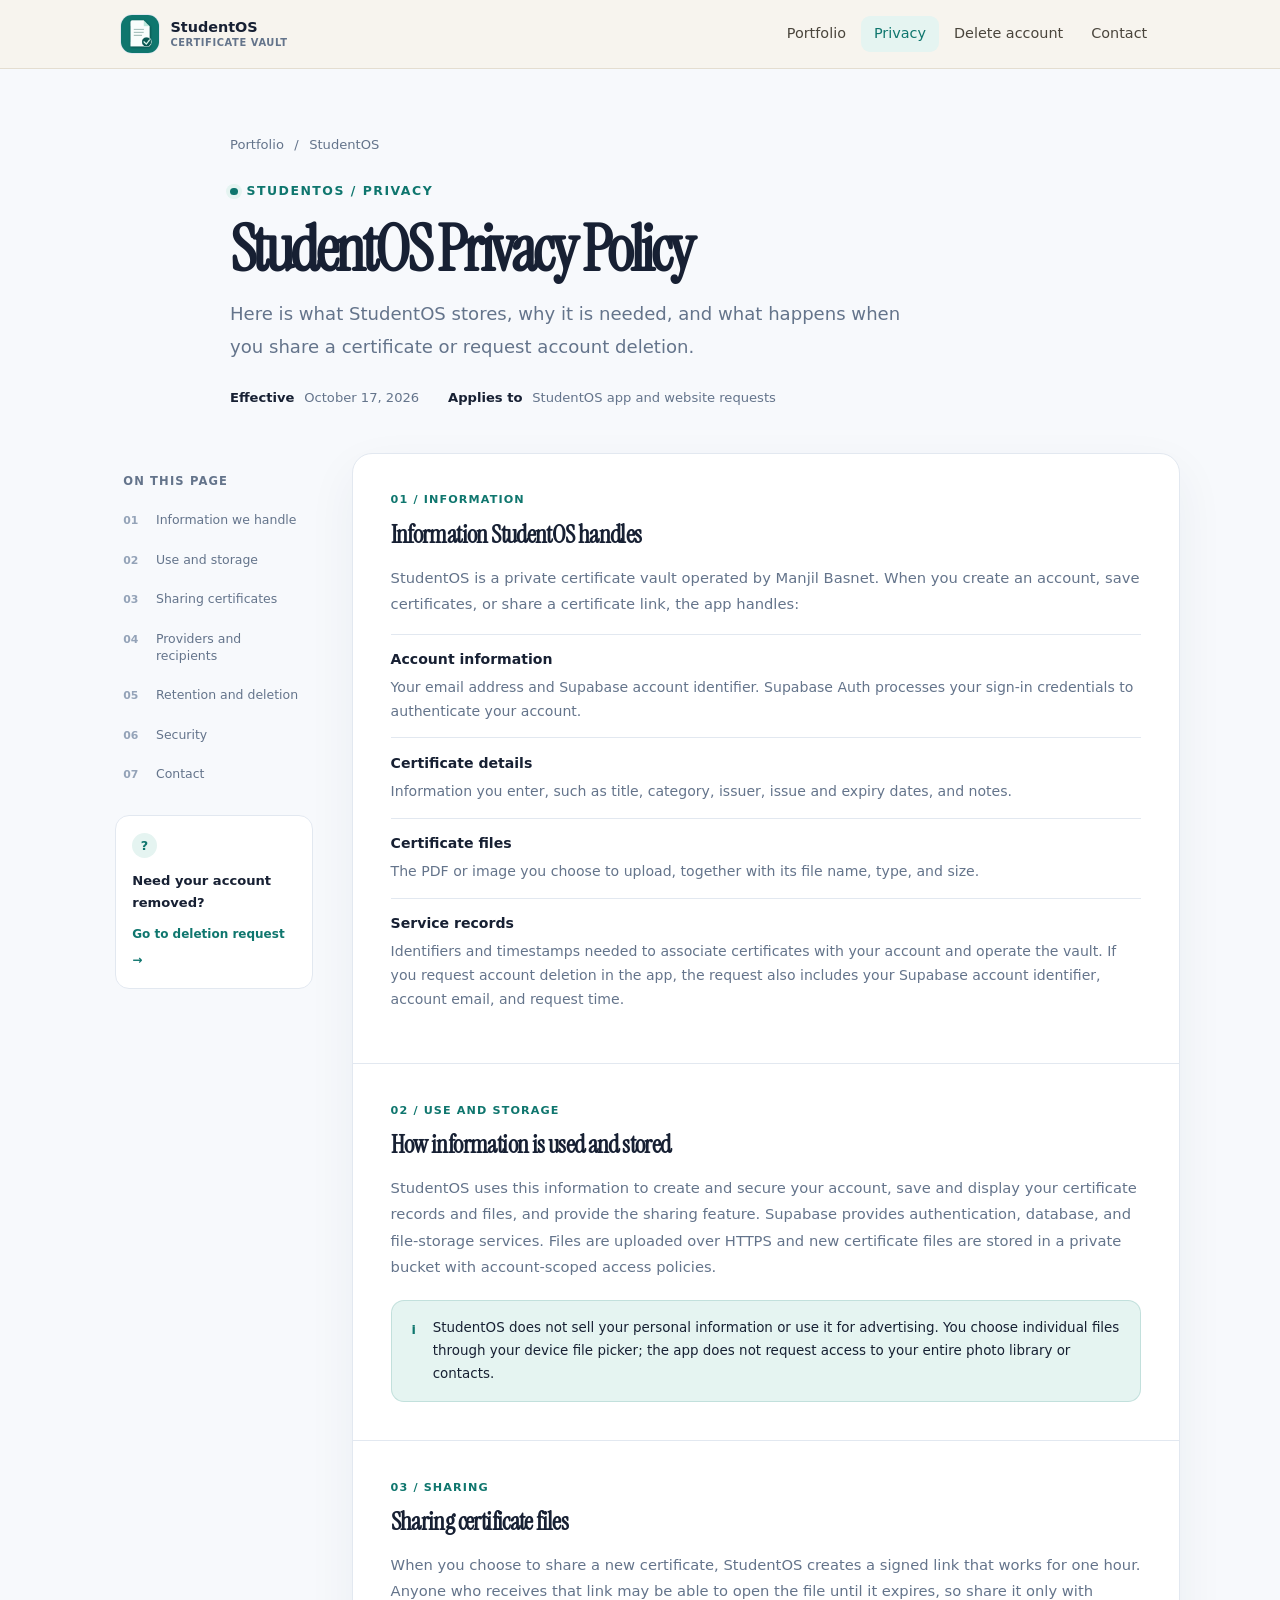
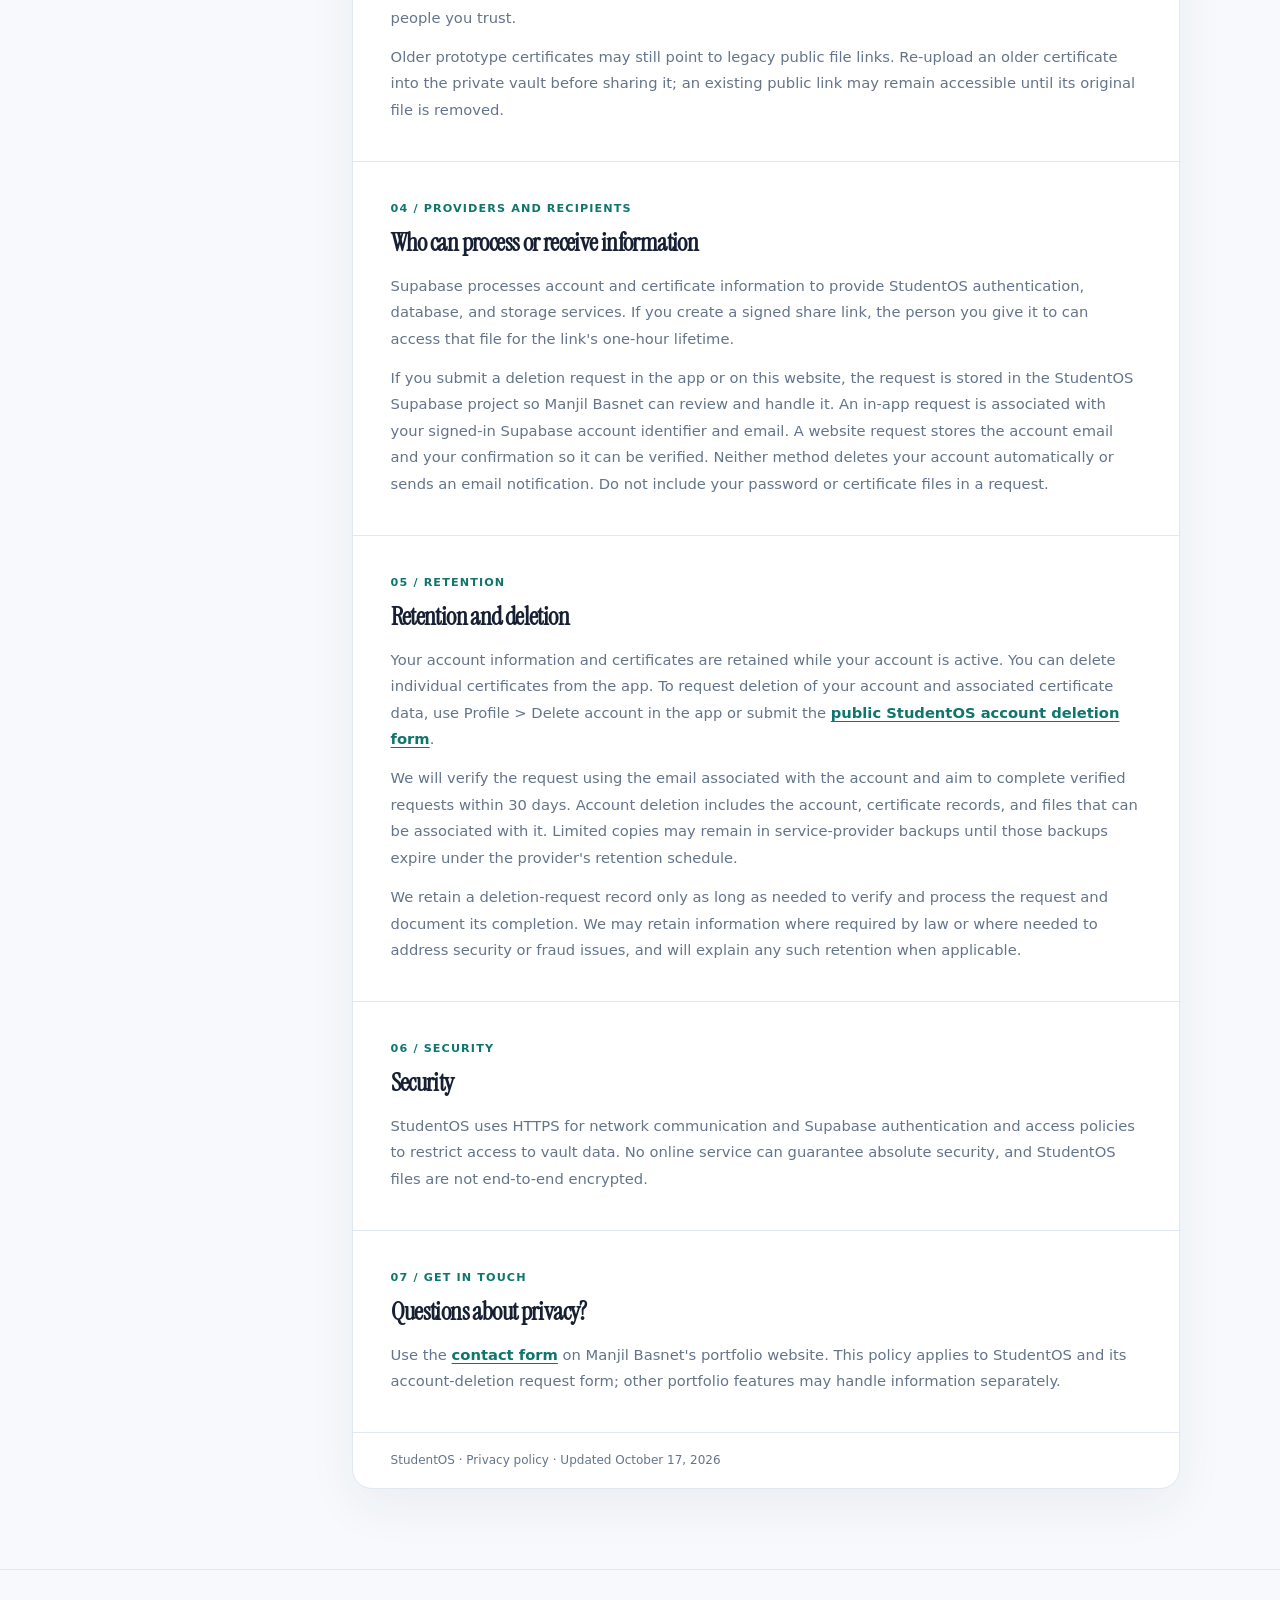
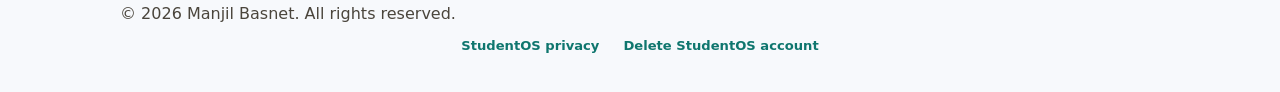
<file: studentos-privacy.html>
<!DOCTYPE html>
<html lang="en">
<head>
    <meta charset="UTF-8">
    <meta name="viewport" content="width=device-width, initial-scale=1.0">
    <meta name="description" content="Understand how StudentOS stores and protects your certificates, account information, and sharing links.">
    <meta name="author" content="Manjil Basnet">
    <meta name="theme-color" content="#f7f9fc">
    <title>StudentOS Privacy | Manjil Basnet</title>
    <link rel="stylesheet" href="style.css?v=20261027-3">
    <link rel="stylesheet" href="studentos-support.css?v=20261027-4">
</head>
<body class="studentos-support-page">
    <header>
        <div class="container">
            <div class="nav-container">
                <nav aria-label="Main navigation">
                    <a class="support-brand" href="index.html" aria-label="StudentOS information">
                        <span class="support-brand-mark support-brand-mark--img" aria-hidden="true"><img src="Images/studentos-icon.png" alt="" width="512" height="512"></span>
                        <span class="support-brand-name"><strong>StudentOS</strong><small>Certificate vault</small></span>
                    </a>
                    <button class="nav-toggle" type="button" aria-label="Toggle navigation">
                        <span></span>
                    </button>
                    <ul class="nav-menu">
                        <li><a href="index.html">Portfolio</a></li>
                        <li><a href="studentos-privacy.html" aria-current="page">Privacy</a></li>
                        <li><a href="studentos-delete-account.html">Delete account</a></li>
                        <li><a href="index.html#contact">Contact</a></li>
                    </ul>
                </nav>
            </div>
        </div>
    </header>

    <main class="studentos-page privacy-page">
        <section class="support-hero" aria-labelledby="privacy-title">
            <div class="support-breadcrumb"><a href="index.html">Portfolio</a><span aria-hidden="true">/</span><span>StudentOS</span></div>
            <p class="support-eyebrow"><span class="support-eyebrow-dot" aria-hidden="true"></span>StudentOS / Privacy</p>
            <h1 id="privacy-title">StudentOS Privacy Policy</h1>
            <p class="support-hero-copy">Here is what StudentOS stores, why it is needed, and what happens when you share a certificate or request account deletion.</p>
            <div class="support-meta">
                <span><strong>Effective</strong> October 17, 2026</span>
                <span><strong>Applies to</strong> StudentOS app and website requests</span>
            </div>
        </section>

        <div class="policy-layout">
            <aside class="policy-sidebar" aria-label="Privacy policy contents">
                <p class="policy-sidebar-title">On this page</p>
                <nav>
                    <a href="#information"><span>01</span> Information we handle</a>
                    <a href="#use-storage"><span>02</span> Use and storage</a>
                    <a href="#sharing"><span>03</span> Sharing certificates</a>
                    <a href="#providers"><span>04</span> Providers and recipients</a>
                    <a href="#retention"><span>05</span> Retention and deletion</a>
                    <a href="#security"><span>06</span> Security</a>
                    <a href="#contact"><span>07</span> Contact</a>
                </nav>
                <div class="policy-sidebar-help">
                    <span class="help-mark" aria-hidden="true">?</span>
                    <p>Need your account removed?</p>
                    <a href="studentos-delete-account.html">Go to deletion request <span aria-hidden="true">&rarr;</span></a>
                </div>
            </aside>

            <article class="policy-document">
                <section class="policy-section" id="information">
                    <p class="policy-kicker">01 / Information</p>
                    <h2>Information StudentOS handles</h2>
                    <p>StudentOS is a private certificate vault operated by Manjil Basnet. When you create an account, save certificates, or share a certificate link, the app handles:</p>
                    <ul class="policy-list">
                        <li><strong>Account information</strong><span>Your email address and Supabase account identifier. Supabase Auth processes your sign-in credentials to authenticate your account.</span></li>
                        <li><strong>Certificate details</strong><span>Information you enter, such as title, category, issuer, issue and expiry dates, and notes.</span></li>
                        <li><strong>Certificate files</strong><span>The PDF or image you choose to upload, together with its file name, type, and size.</span></li>
                        <li><strong>Service records</strong><span>Identifiers and timestamps needed to associate certificates with your account and operate the vault. If you request account deletion in the app, the request also includes your Supabase account identifier, account email, and request time.</span></li>
                    </ul>
                </section>

                <section class="policy-section" id="use-storage">
                    <p class="policy-kicker">02 / Use and storage</p>
                    <h2>How information is used and stored</h2>
                    <p>StudentOS uses this information to create and secure your account, save and display your certificate records and files, and provide the sharing feature. Supabase provides authentication, database, and file-storage services. Files are uploaded over HTTPS and new certificate files are stored in a private bucket with account-scoped access policies.</p>
                    <div class="policy-callout"><span class="callout-icon" aria-hidden="true">i</span><p>StudentOS does not sell your personal information or use it for advertising. You choose individual files through your device file picker; the app does not request access to your entire photo library or contacts.</p></div>
                </section>

                <section class="policy-section" id="sharing">
                    <p class="policy-kicker">03 / Sharing</p>
                    <h2>Sharing certificate files</h2>
                    <p>When you choose to share a new certificate, StudentOS creates a signed link that works for one hour. Anyone who receives that link may be able to open the file until it expires, so share it only with people you trust.</p>
                    <p>Older prototype certificates may still point to legacy public file links. Re-upload an older certificate into the private vault before sharing it; an existing public link may remain accessible until its original file is removed.</p>
                </section>

                <section class="policy-section" id="providers">
                    <p class="policy-kicker">04 / Providers and recipients</p>
                    <h2>Who can process or receive information</h2>
                    <p>Supabase processes account and certificate information to provide StudentOS authentication, database, and storage services. If you create a signed share link, the person you give it to can access that file for the link's one-hour lifetime.</p>
                    <p>If you submit a deletion request in the app or on this website, the request is stored in the StudentOS Supabase project so Manjil Basnet can review and handle it. An in-app request is associated with your signed-in Supabase account identifier and email. A website request stores the account email and your confirmation so it can be verified. Neither method deletes your account automatically or sends an email notification. Do not include your password or certificate files in a request.</p>
                </section>

                <section class="policy-section" id="retention">
                    <p class="policy-kicker">05 / Retention</p>
                    <h2>Retention and deletion</h2>
                    <p>Your account information and certificates are retained while your account is active. You can delete individual certificates from the app. To request deletion of your account and associated certificate data, use Profile &gt; Delete account in the app or submit the <a href="studentos-delete-account.html">public StudentOS account deletion form</a>.</p>
                    <p>We will verify the request using the email associated with the account and aim to complete verified requests within 30 days. Account deletion includes the account, certificate records, and files that can be associated with it. Limited copies may remain in service-provider backups until those backups expire under the provider's retention schedule.</p>
                    <p>We retain a deletion-request record only as long as needed to verify and process the request and document its completion. We may retain information where required by law or where needed to address security or fraud issues, and will explain any such retention when applicable.</p>
                </section>

                <section class="policy-section" id="security">
                    <p class="policy-kicker">06 / Security</p>
                    <h2>Security</h2>
                    <p>StudentOS uses HTTPS for network communication and Supabase authentication and access policies to restrict access to vault data. No online service can guarantee absolute security, and StudentOS files are not end-to-end encrypted.</p>
                </section>

                <section class="policy-section" id="contact">
                    <p class="policy-kicker">07 / Get in touch</p>
                    <h2>Questions about privacy?</h2>
                    <p>Use the <a href="index.html#contact">contact form</a> on Manjil Basnet's portfolio website. This policy applies to StudentOS and its account-deletion request form; other portfolio features may handle information separately.</p>
                </section>

                <p class="policy-document-footer">StudentOS &middot; Privacy policy &middot; Updated October 17, 2026</p>
            </article>
        </div>
    </main>

    <footer>
        <div class="container">
            <p>&copy; 2026 Manjil Basnet. All rights reserved.</p>
            <p class="legal-footer-links">
                <a href="studentos-privacy.html" aria-current="page">StudentOS privacy</a>
                <a href="studentos-delete-account.html">Delete StudentOS account</a>
            </p>
        </div>
    </footer>

    <script src="script.js?v=20261027-1"></script>
</body>
</html>
</file>
<file: gharbato-admin.css>
@import url('https://fonts.googleapis.com/css2?family=Inter:wght@400;500;600;700&display=swap');

/* =========================================================
   GharBato admin console
   ========================================================= */

:root {
    --bg: #f3f5f9;
    --surface: #ffffff;
    --surface-2: #eef2f7;
    --surface-3: #e2e8f1;
    --text: #0f1a24;
    --muted: #5d6b7c;
    --border: #e2e8f0;
    --border-strong: #cbd5e1;

    --brand: #0f62d6;
    --brand-ink: #0a4aa6;
    --brand-soft: #e8f1fe;

    --green: #0f7a55;
    --green-soft: #e4f6ef;
    --amber: #a95d09;
    --amber-soft: #fdf3e3;
    --red: #c92a1f;
    --red-soft: #fdecea;

    --sidebar-bg: #0b1523;
    --sidebar-text: #e7eef8;
    --sidebar-muted: #93a4ba;
    --sidebar-border: rgba(255, 255, 255, 0.08);
    --sidebar-active: rgba(255, 255, 255, 0.1);

    --shadow-sm: 0 1px 2px rgba(15, 26, 36, 0.06);
    --shadow: 0 12px 28px rgba(15, 26, 36, 0.08);
    --shadow-lg: 0 24px 48px rgba(15, 26, 36, 0.14);
    --radius: 16px;
    --radius-sm: 11px;
    --topbar-h: 64px;
}

@media (prefers-color-scheme: dark) {
    :root {
        --bg: #0c1117;
        --surface: #151c24;
        --surface-2: #1c242e;
        --surface-3: #26313c;
        --text: #e9eff7;
        --muted: #9cabbf;
        --border: #26313c;
        --border-strong: #374554;

        --brand: #3f8cf5;
        --brand-ink: #b9d5ff;
        --brand-soft: rgba(63, 140, 245, 0.16);

        --green: #4ade9f;
        --green-soft: rgba(74, 222, 159, 0.14);
        --amber: #f5c06a;
        --amber-soft: rgba(245, 192, 106, 0.14);
        --red: #ff8b80;
        --red-soft: rgba(255, 139, 128, 0.14);

        --sidebar-bg: #080d13;
        --shadow-sm: 0 1px 2px rgba(0, 0, 0, 0.4);
        --shadow: 0 16px 34px rgba(0, 0, 0, 0.45);
        --shadow-lg: 0 28px 54px rgba(0, 0, 0, 0.55);
    }
}

*,
*::before,
*::after {
    box-sizing: border-box;
}

html {
    height: 100%;
    color-scheme: light dark;
}

body {
    height: 100%;
    margin: 0;
    overflow: hidden;
    background: var(--bg);
    color: var(--text);
    font-family: 'Inter', system-ui, -apple-system, 'Segoe UI', sans-serif;
    font-size: 14.5px;
    line-height: 1.55;
    -webkit-font-smoothing: antialiased;
    text-rendering: optimizeLegibility;
}

h1, h2, h3, p, dl, dd, dt {
    margin: 0;
}

button, input, select, textarea {
    font: inherit;
    color: inherit;
}

a {
    color: var(--brand);
    text-decoration: none;
}

a:hover {
    text-decoration: underline;
}

img {
    max-width: 100%;
}

[hidden] {
    display: none !important;
}

::selection {
    background: color-mix(in srgb, var(--brand) 24%, transparent);
}

:focus-visible {
    outline: 2px solid var(--brand);
    outline-offset: 2px;
}

/* Scrollbars */
* {
    scrollbar-width: thin;
    scrollbar-color: var(--border-strong) transparent;
}

*::-webkit-scrollbar {
    width: 10px;
    height: 10px;
}

*::-webkit-scrollbar-track {
    background: transparent;
}

*::-webkit-scrollbar-thumb {
    border: 3px solid transparent;
    border-radius: 999px;
    background: var(--border-strong);
    background-clip: content-box;
}

*::-webkit-scrollbar-thumb:hover {
    background: var(--muted);
    background-clip: content-box;
}

.muted {
    color: var(--muted);
}

.small {
    font-size: 0.8rem;
}

.grow {
    flex: 1;
    min-width: 0;
}

/* ---------- Brand & logo ---------- */

.brand-logo {
    width: 34px;
    height: 34px;
    flex: 0 0 34px;
    border-radius: 9px;
    background: #ffffff;
    object-fit: contain;
    padding: 3px;
    box-shadow: 0 1px 2px rgba(0, 0, 0, 0.12);
}

.auth-brand,
.topbar-brand {
    display: flex;
    align-items: center;
    gap: 11px;
}

.auth-brand strong,
.topbar-brand strong {
    display: block;
    font-size: 1rem;
    font-weight: 700;
    letter-spacing: -0.01em;
    line-height: 1.2;
}

.auth-brand span,
.topbar-brand span {
    display: block;
    color: var(--muted);
    font-size: 0.68rem;
    font-weight: 600;
    letter-spacing: 0.12em;
    text-transform: uppercase;
}

/* ---------- Auth ---------- */

.auth-screen {
    display: grid;
    place-items: center;
    height: 100vh;
    height: 100dvh;
    overflow-y: auto;
    padding: 28px;
    background:
        radial-gradient(720px 420px at 12% -10%, rgba(15, 98, 214, 0.16), transparent 65%),
        radial-gradient(620px 380px at 105% 110%, rgba(15, 98, 214, 0.1), transparent 60%),
        var(--bg);
}

.auth-card {
    width: min(430px, 100%);
    padding: 32px;
    border: 1px solid var(--border);
    border-radius: 22px;
    background: var(--surface);
    box-shadow: var(--shadow-lg);
}

.auth-card .brand-logo {
    width: 44px;
    height: 44px;
    flex-basis: 44px;
    border-radius: 12px;
    padding: 4px;
    border: 1px solid var(--border);
    box-shadow: none;
}

.auth-back {
    display: inline-block;
    margin-bottom: 22px;
    color: var(--muted);
    font-size: 0.8rem;
    font-weight: 500;
}

.auth-back:hover {
    color: var(--text);
    text-decoration: none;
}

.auth-card h1 {
    margin-top: 26px;
    font-size: 1.6rem;
    font-weight: 700;
    letter-spacing: -0.03em;
}

.auth-card > .muted {
    margin-top: 6px;
    font-size: 0.87rem;
}

#login-form {
    margin-top: 22px;
    display: grid;
    gap: 8px;
}

#login-form label {
    margin-top: 8px;
    font-size: 0.78rem;
    font-weight: 600;
    color: var(--text);
}

.auth-note {
    margin-top: 18px;
    color: var(--muted);
    font-size: 0.75rem;
    text-align: center;
}

.form-error,
.modal-error {
    color: var(--red);
    font-size: 0.82rem;
    font-weight: 500;
}

/* ---------- Buttons ---------- */

.btn {
    display: inline-flex;
    align-items: center;
    justify-content: center;
    gap: 6px;
    min-height: 38px;
    padding: 8px 14px;
    border: 1px solid transparent;
    border-radius: var(--radius-sm);
    background: transparent;
    font-size: 0.83rem;
    font-weight: 600;
    line-height: 1.2;
    white-space: nowrap;
    cursor: pointer;
    transition: background-color 120ms ease, border-color 120ms ease, color 120ms ease, box-shadow 120ms ease, transform 120ms ease;
}

.btn:hover:not(:disabled) {
    transform: translateY(-1px);
}

.btn:active:not(:disabled) {
    transform: none;
}

.btn:disabled {
    opacity: 0.55;
    cursor: not-allowed;
}

.btn-primary {
    background: var(--brand);
    border-color: var(--brand);
    color: #ffffff;
    box-shadow: 0 1px 2px rgba(15, 98, 214, 0.35);
}

.btn-primary:hover:not(:disabled) {
    background: var(--brand-ink);
    border-color: var(--brand-ink);
}

@media (prefers-color-scheme: dark) {
    .btn-primary {
        color: #06101d;
        background: var(--brand);
        border-color: var(--brand);
        box-shadow: none;
    }

    .btn-primary:hover:not(:disabled) {
        background: #6aa7f8;
        border-color: #6aa7f8;
    }
}

.btn-ghost {
    border-color: var(--border);
    background: var(--surface);
    color: var(--text);
}

.btn-ghost:hover:not(:disabled) {
    background: var(--surface-2);
    border-color: var(--border-strong);
}

.btn-danger {
    background: var(--red);
    border-color: var(--red);
    color: #ffffff;
}

.btn-danger:hover:not(:disabled) {
    filter: brightness(0.94);
}

@media (prefers-color-scheme: dark) {
    .btn-danger {
        color: #1a0906;
    }
}

.btn-small {
    min-height: 32px;
    padding: 5px 11px;
    font-size: 0.77rem;
    border-radius: 9px;
}

.btn-block {
    width: 100%;
    min-height: 44px;
    margin-top: 12px;
}

.icon-btn {
    display: grid;
    place-items: center;
    width: 38px;
    height: 38px;
    flex: 0 0 38px;
    border: 1px solid var(--border);
    border-radius: 10px;
    background: var(--surface);
    color: var(--text);
    cursor: pointer;
}

.icon-btn:hover {
    background: var(--surface-2);
}

.icon-btn svg,
.gs-icon svg {
    width: 18px;
    height: 18px;
    fill: none;
    stroke: currentColor;
    stroke-width: 1.8;
    stroke-linecap: round;
    stroke-linejoin: round;
}

/* ---------- Form controls ---------- */

input,
select,
textarea {
    width: 100%;
    padding: 10px 12px;
    border: 1px solid transparent;
    border-radius: var(--radius-sm);
    background: var(--surface-2);
    color: var(--text);
    font-size: 0.88rem;
    outline: none;
    transition: border-color 140ms ease, box-shadow 140ms ease, background-color 140ms ease;
}

textarea {
    min-height: 96px;
    resize: vertical;
    line-height: 1.5;
}

input::placeholder,
textarea::placeholder {
    color: var(--muted);
    opacity: 0.85;
}

input:hover,
select:hover,
textarea:hover {
    border-color: var(--border-strong);
}

input:focus,
select:focus,
textarea:focus {
    background: var(--surface);
    border-color: var(--brand);
    box-shadow: 0 0 0 3px color-mix(in srgb, var(--brand) 18%, transparent);
}

select {
    appearance: none;
    -webkit-appearance: none;
    padding-right: 32px;
    background-image: linear-gradient(45deg, transparent 50%, var(--muted) 50%),
        linear-gradient(135deg, var(--muted) 50%, transparent 50%);
    background-position: calc(100% - 16px) 51%, calc(100% - 11px) 51%;
    background-size: 5px 5px, 5px 5px;
    background-repeat: no-repeat;
    cursor: pointer;
}

.pick {
    width: 17px;
    height: 17px;
    flex: 0 0 17px;
    padding: 0;
    border-radius: 5px;
    accent-color: var(--brand);
    cursor: pointer;
}

.search {
    position: relative;
    flex: 1 1 300px;
    max-width: 460px;
}

.search input {
    padding-left: 36px;
}

.search:before {
    content: '';
    position: absolute;
    left: 13px;
    top: 50%;
    width: 14px;
    height: 14px;
    transform: translateY(-50%);
    border: 1.8px solid var(--muted);
    border-radius: 50%;
    pointer-events: none;
}

.search:after {
    content: '';
    position: absolute;
    left: 25px;
    top: calc(50% + 4px);
    width: 6px;
    height: 1.8px;
    transform: rotate(45deg);
    background: var(--muted);
    border-radius: 2px;
    pointer-events: none;
}

/* ---------- App shell ---------- */

.shell {
    display: flex;
    height: 100vh;
    height: 100dvh;
    overflow: hidden;
}

.sidebar {
    display: flex;
    flex-direction: column;
    gap: 4px;
    width: 252px;
    flex: 0 0 252px;
    height: 100%;
    overflow-y: auto;
    overscroll-behavior: contain;
    padding: 18px 14px 14px;
    background: var(--sidebar-bg);
    color: var(--sidebar-text);
}

.sidebar-brand {
    padding: 2px 8px 16px;
    margin-bottom: 6px;
    border-bottom: 1px solid var(--sidebar-border);
}

.sidebar-brand strong {
    color: var(--sidebar-text);
}

.sidebar-brand span {
    color: var(--sidebar-muted);
}

.side-nav {
    display: grid;
    gap: 2px;
}

.nav-group {
    margin: 16px 10px 6px;
    color: var(--sidebar-muted);
    font-size: 0.64rem;
    font-weight: 600;
    letter-spacing: 0.14em;
    text-transform: uppercase;
}

.nav-group:first-child {
    margin-top: 4px;
}

.nav-item {
    position: relative;
    display: flex;
    align-items: center;
    gap: 11px;
    width: 100%;
    padding: 9px 11px;
    border: 0;
    border-radius: 10px;
    background: transparent;
    color: var(--sidebar-muted);
    font-size: 0.86rem;
    font-weight: 500;
    text-align: left;
    cursor: pointer;
    transition: background-color 120ms ease, color 120ms ease;
}

.nav-item:hover {
    background: rgba(255, 255, 255, 0.06);
    color: var(--sidebar-text);
}

.nav-item.is-active {
    background: var(--sidebar-active);
    color: #ffffff;
    font-weight: 600;
}

.nav-item.is-active:before {
    content: '';
    position: absolute;
    left: -14px;
    top: 50%;
    width: 3px;
    height: 20px;
    transform: translateY(-50%);
    border-radius: 0 3px 3px 0;
    background: var(--brand);
}

.nav-icon {
    display: grid;
    place-items: center;
    width: 18px;
    height: 18px;
    flex: 0 0 18px;
}

.nav-icon svg {
    width: 18px;
    height: 18px;
    fill: none;
    stroke: currentColor;
    stroke-width: 1.7;
    stroke-linecap: round;
    stroke-linejoin: round;
}

.nav-label {
    flex: 1;
    min-width: 0;
    overflow: hidden;
    text-overflow: ellipsis;
    white-space: nowrap;
}

.nav-count {
    min-width: 22px;
    padding: 1px 7px;
    border-radius: 999px;
    background: rgba(255, 255, 255, 0.1);
    color: var(--sidebar-text);
    font-size: 0.69rem;
    font-weight: 600;
    text-align: center;
}

.nav-count:empty {
    display: none;
}

.nav-item.is-active .nav-count {
    background: var(--brand);
    color: #ffffff;
}

.sidebar-foot {
    margin-top: auto;
    padding-top: 14px;
    display: grid;
    gap: 8px;
    border-top: 1px solid var(--sidebar-border);
}

.sidebar-foot .btn-ghost {
    background: rgba(255, 255, 255, 0.06);
    border-color: var(--sidebar-border);
    color: var(--sidebar-text);
}

.sidebar-foot .btn-ghost:hover {
    background: rgba(255, 255, 255, 0.12);
}

.sidebar-link {
    color: var(--sidebar-muted);
    font-size: 0.76rem;
    text-align: center;
}

.sidebar-link:hover {
    color: var(--sidebar-text);
    text-decoration: none;
}

.sidebar-scrim {
    position: fixed;
    inset: 0;
    z-index: 45;
    border: 0;
    background: rgba(6, 12, 20, 0.55);
    backdrop-filter: blur(2px);
}

.main {
    display: flex;
    flex-direction: column;
    flex: 1;
    min-width: 0;
    height: 100%;
    overflow: hidden;
}

.topbar {
    flex: 0 0 auto;
    z-index: 40;
    border-bottom: 1px solid var(--border);
    background: color-mix(in srgb, var(--surface) 92%, transparent);
    backdrop-filter: blur(12px);
}

.topbar-inner {
    display: flex;
    align-items: center;
    gap: 12px;
    height: var(--topbar-h);
    padding: 0 24px;
}

.topbar-actions {
    display: flex;
    align-items: center;
    gap: 8px;
    margin-left: auto;
}

.account-email {
    max-width: 210px;
    overflow: hidden;
    text-overflow: ellipsis;
    white-space: nowrap;
    color: var(--muted);
    font-size: 0.78rem;
}

.view {
    flex: 1 1 auto;
    min-height: 0;
    overflow-y: auto;
    overscroll-behavior: contain;
    scroll-behavior: auto;
    padding: 28px max(24px, calc((100% - 1260px) / 2)) 48px;
}

.admin-footer {
    flex: 0 0 auto;
    padding: 10px max(24px, calc((100% - 1260px) / 2));
    border-top: 1px solid var(--border);
    background: var(--surface);
    color: var(--muted);
    font-size: 0.74rem;
}

.admin-footer a {
    color: inherit;
}

/* ---------- Global search ---------- */

.global-search {
    position: relative;
    display: flex;
    align-items: center;
    flex: 1 1 auto;
    max-width: 540px;
}

.global-search .gs-icon {
    position: absolute;
    left: 12px;
    display: grid;
    place-items: center;
    color: var(--muted);
    pointer-events: none;
}

.global-search input {
    height: 40px;
    padding: 0 46px 0 37px;
    background: var(--surface-2);
    border-color: transparent;
}

.global-search input:focus {
    background: var(--surface);
    border-color: var(--brand);
}

.kbd {
    position: absolute;
    right: 10px;
    display: grid;
    place-items: center;
    width: 20px;
    height: 20px;
    border: 1px solid var(--border);
    border-radius: 5px;
    background: var(--surface);
    color: var(--muted);
    font-size: 0.7rem;
    pointer-events: none;
}

.gs-panel {
    position: absolute;
    top: calc(100% + 8px);
    left: 0;
    right: 0;
    max-height: min(58vh, 460px);
    overflow-y: auto;
    padding: 6px;
    border: 1px solid var(--border);
    border-radius: 14px;
    background: var(--surface);
    box-shadow: var(--shadow-lg);
    z-index: 70;
}

.gs-section {
    padding: 8px 10px 4px;
    color: var(--muted);
    font-size: 0.66rem;
    font-weight: 700;
    letter-spacing: 0.12em;
    text-transform: uppercase;
}

.gs-item {
    display: flex;
    align-items: center;
    gap: 10px;
    width: 100%;
    padding: 9px 10px;
    border: 0;
    border-radius: 10px;
    background: transparent;
    color: var(--text);
    text-align: left;
    cursor: pointer;
}

.gs-item:hover,
.gs-item.is-focused {
    background: var(--surface-2);
}

.gs-item .grow {
    min-width: 0;
}

.gs-item strong,
.gs-item span {
    display: block;
    overflow: hidden;
    text-overflow: ellipsis;
    white-space: nowrap;
}

.gs-item strong {
    font-size: 0.85rem;
    font-weight: 600;
}

.gs-item span {
    color: var(--muted);
    font-size: 0.75rem;
}

.gs-kind {
    flex: 0 0 auto;
    min-width: 62px;
    padding: 2px 8px;
    border-radius: 999px;
    background: var(--surface-2);
    color: var(--muted);
    font-size: 0.64rem;
    font-weight: 700;
    letter-spacing: 0.06em;
    text-align: center;
    text-transform: uppercase;
}

.gs-empty {
    padding: 20px;
    color: var(--muted);
    font-size: 0.84rem;
    text-align: center;
}

.sync-status {
    display: inline-flex;
    align-items: center;
    gap: 6px;
    color: var(--muted);
    font-size: 0.75rem;
    white-space: nowrap;
}

.sync-status:before {
    content: '';
    width: 7px;
    height: 7px;
    border-radius: 50%;
    background: var(--border-strong);
}

.sync-status.is-live:before {
    background: var(--green);
}

.sync-status.is-stale:before {
    background: var(--amber);
}

.sync-status.is-error:before {
    background: var(--red);
}

/* ---------- Page furniture ---------- */

.page-head {
    display: flex;
    align-items: flex-end;
    justify-content: space-between;
    gap: 16px;
    margin-bottom: 22px;
}

.page-head h1 {
    font-size: 1.55rem;
    font-weight: 700;
    letter-spacing: -0.035em;
    line-height: 1.2;
}

.page-head p {
    margin-top: 5px;
    color: var(--muted);
    font-size: 0.86rem;
}

.toolbar {
    display: flex;
    align-items: center;
    justify-content: space-between;
    gap: 12px;
    flex-wrap: wrap;
    margin-bottom: 16px;
}

.toolbar .filters {
    display: flex;
    align-items: center;
    gap: 8px;
    flex-wrap: wrap;
}

.filters select {
    width: auto;
    min-width: 130px;
    height: 36px;
    padding: 0 32px 0 11px;
    font-size: 0.81rem;
    border-radius: 9px;
    background-color: var(--surface);
    border-color: var(--border);
}

.filter-label {
    display: inline-flex;
    align-items: center;
    gap: 7px;
    margin-right: 2px;
    color: var(--muted);
    font-size: 0.76rem;
    font-weight: 500;
}

.segmented {
    display: inline-flex;
    gap: 3px;
    max-width: 100%;
    padding: 3px;
    overflow-x: auto;
    border: 1px solid var(--border);
    border-radius: 10px;
    background: var(--surface-2);
}

.seg {
    display: inline-flex;
    align-items: center;
    gap: 6px;
    padding: 6px 12px;
    border: 0;
    border-radius: 8px;
    background: transparent;
    color: var(--muted);
    font-size: 0.79rem;
    font-weight: 600;
    white-space: nowrap;
    cursor: pointer;
}

.seg:hover {
    color: var(--text);
}

.seg.is-active {
    background: var(--surface);
    color: var(--text);
    box-shadow: var(--shadow-sm);
}

.seg-count {
    padding: 0 6px;
    border-radius: 999px;
    background: var(--surface-3);
    color: var(--muted);
    font-size: 0.7rem;
    font-weight: 600;
}

.seg.is-active .seg-count {
    background: var(--brand-soft);
    color: var(--brand);
}

@media (prefers-color-scheme: dark) {
    .seg.is-active .seg-count {
        color: var(--brand-ink);
    }
}

.toolbar-title {
    display: flex;
    align-items: baseline;
    gap: 10px;
    flex-wrap: wrap;
    margin-bottom: 8px;
}

.toolbar-title h2 {
    font-size: 0.98rem;
    font-weight: 700;
    letter-spacing: -0.01em;
}

.toolbar-title span {
    color: var(--muted);
    font-size: 0.78rem;
}
/* ---------- KPI cards ---------- */

.stat-grid {
    display: grid;
    grid-template-columns: repeat(auto-fit, minmax(180px, 1fr));
    gap: 14px;
    margin-bottom: 22px;
}

.stat {
    position: relative;
    display: block;
    width: 100%;
    padding: 17px 18px 16px;
    overflow: hidden;
    border: 1px solid var(--border);
    border-radius: 14px;
    background: var(--surface);
    text-align: left;
    cursor: pointer;
    transition: transform 140ms ease, border-color 140ms ease, box-shadow 140ms ease;
}

.stat:before {
    content: '';
    position: absolute;
    inset: 0 auto 0 0;
    width: 3px;
    background: var(--border-strong);
}

.stat:hover {
    transform: translateY(-2px);
    border-color: var(--border-strong);
    box-shadow: var(--shadow);
}

.stat-value {
    display: block;
    font-size: 1.85rem;
    font-weight: 700;
    letter-spacing: -0.04em;
    line-height: 1.1;
    font-variant-numeric: tabular-nums;
}

.stat-label {
    display: block;
    margin-top: 3px;
    font-size: 0.82rem;
    font-weight: 600;
}

.stat-hint {
    display: block;
    margin-top: 7px;
    color: var(--muted);
    font-size: 0.73rem;
}

.stat.is-warn:before { background: var(--amber); }
.stat.is-danger:before { background: var(--red); }
.stat.is-good:before { background: var(--green); }
.stat.is-warn .stat-value { color: var(--amber); }
.stat.is-danger .stat-value { color: var(--red); }
.stat.is-good .stat-value { color: var(--green); }

/* ---------- Panels ---------- */

.panel-grid {
    display: grid;
    grid-template-columns: repeat(auto-fit, minmax(340px, 1fr));
    gap: 16px;
    margin-bottom: 18px;
}

.panel {
    padding: 20px;
    border: 1px solid var(--border);
    border-radius: 14px;
    background: var(--surface);
}

.panel h2 {
    margin-bottom: 14px;
    font-size: 0.95rem;
    font-weight: 700;
    letter-spacing: -0.01em;
}

.panel-list {
    display: grid;
    gap: 4px;
}

.panel-row {
    display: flex;
    align-items: center;
    justify-content: space-between;
    gap: 12px;
    padding: 10px 0;
    border-bottom: 1px solid var(--border);
    font-size: 0.85rem;
}

.panel-row:last-child {
    border-bottom: 0;
    padding-bottom: 0;
}

.panel-row .grow {
    min-width: 0;
}

.panel-row strong,
.panel-row span {
    display: block;
    overflow: hidden;
    text-overflow: ellipsis;
    white-space: nowrap;
}

.panel-row strong {
    font-weight: 600;
}

.panel-row span {
    color: var(--muted);
    font-size: 0.76rem;
}

/* ---------- Attention queue ---------- */

.attention-list {
    display: grid;
    gap: 8px;
}

.attention-item {
    display: flex;
    align-items: center;
    gap: 12px;
    width: 100%;
    padding: 11px 12px;
    border: 1px solid var(--border);
    border-radius: 11px;
    background: var(--surface);
    text-align: left;
    cursor: pointer;
    transition: background-color 120ms ease, border-color 120ms ease;
}

.attention-item:hover {
    border-color: var(--border-strong);
    background: var(--surface-2);
}

.attention-dot {
    width: 8px;
    height: 8px;
    flex: 0 0 8px;
    border-radius: 50%;
    background: var(--amber);
}

.attention-dot.is-danger { background: var(--red); }
.attention-dot.is-good { background: var(--green); }

.attention-item .grow {
    min-width: 0;
}

.attention-item strong {
    display: block;
    font-size: 0.87rem;
    font-weight: 600;
    overflow: hidden;
    text-overflow: ellipsis;
    white-space: nowrap;
}

.attention-item span {
    display: block;
    color: var(--muted);
    font-size: 0.76rem;
    overflow: hidden;
    text-overflow: ellipsis;
    white-space: nowrap;
}

.attention-count {
    flex: 0 0 auto;
    color: var(--muted);
    font-size: 0.76rem;
    font-weight: 600;
    font-variant-numeric: tabular-nums;
}

/* ---------- Timeline ---------- */

.timeline {
    display: grid;
}

.timeline-item {
    position: relative;
    display: flex;
    gap: 12px;
    padding: 0 0 16px 2px;
}

.timeline-item:before {
    content: '';
    position: absolute;
    left: 4px;
    top: 16px;
    bottom: 0;
    width: 1px;
    background: var(--border);
}

.timeline-item:last-child {
    padding-bottom: 0;
}

.timeline-item:last-child:before {
    display: none;
}

.timeline-dot {
    position: relative;
    z-index: 1;
    width: 9px;
    height: 9px;
    flex: 0 0 9px;
    margin-top: 5px;
    border-radius: 50%;
    background: var(--border-strong);
}

.timeline-item[data-kind="listing"] .timeline-dot { background: var(--green); }
.timeline-item[data-kind="report"] .timeline-dot { background: var(--red); }
.timeline-item[data-kind="kyc"] .timeline-dot { background: var(--amber); }

.timeline-body {
    min-width: 0;
}

.timeline-body strong {
    display: block;
    font-size: 0.85rem;
    font-weight: 600;
}

.timeline-body span {
    display: block;
    color: var(--muted);
    font-size: 0.76rem;
}

/* ---------- Bulk bar ---------- */

.bulkbar {
    position: sticky;
    top: 0;
    z-index: 20;
    display: flex;
    align-items: center;
    gap: 10px;
    flex-wrap: wrap;
    margin-bottom: 14px;
    padding: 10px 14px;
    border: 1px solid color-mix(in srgb, var(--brand) 32%, var(--border));
    border-radius: 12px;
    background: color-mix(in srgb, var(--brand-soft) 88%, var(--surface));
    box-shadow: var(--shadow-sm);
}

.bulkbar[hidden] {
    display: none;
}

.bulkbar strong {
    font-size: 0.84rem;
}

.bulkbar .spacer {
    flex: 1;
}

/* ---------- Listing cards ---------- */

.stack {
    display: grid;
    gap: 12px;
}

.listing-card {
    position: relative;
    display: grid;
    grid-template-columns: 200px 1fr;
    overflow: hidden;
    border: 1px solid var(--border);
    border-radius: var(--radius);
    background: var(--surface);
    transition: border-color 140ms ease, box-shadow 140ms ease;
}

.listing-card:hover {
    border-color: var(--border-strong);
    box-shadow: var(--shadow-sm);
}

.listing-card.is-selected {
    border-color: var(--brand);
    box-shadow: 0 0 0 2px color-mix(in srgb, var(--brand) 20%, transparent);
}

.listing-media {
    position: relative;
    min-height: 176px;
    background: var(--surface-2);
}

.listing-media img {
    display: block;
    width: 100%;
    height: 100%;
    object-fit: cover;
}

.listing-media .placeholder {
    display: grid;
    place-items: center;
    height: 100%;
    min-height: 176px;
    color: var(--muted);
    font-size: 0.76rem;
}

.listing-select {
    position: absolute;
    top: 10px;
    left: 10px;
    z-index: 2;
    display: grid;
    place-items: center;
    width: 28px;
    height: 28px;
    border: 1px solid rgba(255, 255, 255, 0.7);
    border-radius: 8px;
    background: rgba(255, 255, 255, 0.9);
    box-shadow: var(--shadow-sm);
    backdrop-filter: blur(4px);
}

.listing-select .pick {
    width: 16px;
    height: 16px;
    padding: 0;
}

.listing-body {
    min-width: 0;
    padding: 18px;
}

.row-between {
    display: flex;
    align-items: flex-start;
    justify-content: space-between;
    gap: 12px;
}

.row-between h3 {
    min-width: 0;
    font-size: 1rem;
    font-weight: 600;
    letter-spacing: -0.015em;
    overflow-wrap: anywhere;
}

.meta {
    margin-top: 5px;
    color: var(--muted);
    font-size: 0.82rem;
}

.owner {
    display: flex;
    align-items: center;
    gap: 9px;
    margin-top: 12px;
    font-size: 0.81rem;
}

.avatar,
.avatar-fallback {
    width: 30px;
    height: 30px;
    flex: 0 0 30px;
    border-radius: 50%;
}

.avatar {
    object-fit: cover;
    background: var(--surface-3);
}

.avatar-fallback {
    display: grid;
    place-items: center;
    background: var(--brand-soft);
    color: var(--brand);
    font-size: 0.68rem;
    font-weight: 700;
    letter-spacing: 0.02em;
}

@media (prefers-color-scheme: dark) {
    .avatar-fallback {
        color: var(--brand-ink);
    }
}

.owner-text {
    min-width: 0;
}

.owner-text strong {
    display: block;
    font-weight: 600;
    overflow: hidden;
    text-overflow: ellipsis;
    white-space: nowrap;
}

.owner-text span {
    display: block;
    color: var(--muted);
    font-size: 0.76rem;
    overflow: hidden;
    text-overflow: ellipsis;
    white-space: nowrap;
}

.actions {
    display: flex;
    align-items: center;
    gap: 8px;
    flex-wrap: wrap;
    margin-top: 14px;
}

.age-flag {
    display: inline-flex;
    align-items: center;
    margin-left: 8px;
    padding: 2px 8px;
    border-radius: 999px;
    background: var(--amber-soft);
    color: var(--amber);
    font-size: 0.68rem;
    font-weight: 600;
    vertical-align: middle;
}

/* ---------- Badges & chips ---------- */

.badge {
    display: inline-flex;
    align-items: center;
    padding: 3px 9px;
    border-radius: 999px;
    font-size: 0.66rem;
    font-weight: 700;
    letter-spacing: 0.05em;
    text-transform: uppercase;
    white-space: nowrap;
}

.badge-pending { background: var(--amber-soft); color: var(--amber); }
.badge-approved { background: var(--green-soft); color: var(--green); }
.badge-rejected,
.badge-suspended { background: var(--red-soft); color: var(--red); }
.badge-neutral { background: var(--surface-2); color: var(--muted); }

.chip {
    display: inline-flex;
    align-items: center;
    gap: 4px;
    padding: 3px 9px;
    border-radius: 999px;
    background: var(--surface-2);
    color: var(--muted);
    font-size: 0.71rem;
    font-weight: 600;
    white-space: nowrap;
}

.chip.is-warn { background: var(--amber-soft); color: var(--amber); }
.chip.is-danger { background: var(--red-soft); color: var(--red); }
.chip.is-good { background: var(--green-soft); color: var(--green); }

/* ---------- Details ---------- */

.details {
    margin-top: 14px;
    padding-top: 14px;
    border-top: 1px solid var(--border);
}

.detail-grid {
    display: grid;
    grid-template-columns: repeat(auto-fit, minmax(170px, 1fr));
    gap: 12px 18px;
    font-size: 0.81rem;
}

.detail-grid div {
    min-width: 0;
}

.detail-grid dt {
    color: var(--muted);
    font-size: 0.68rem;
    font-weight: 600;
    letter-spacing: 0.07em;
    text-transform: uppercase;
}

.detail-grid dd {
    margin: 2px 0 0;
    overflow-wrap: anywhere;
}

.description {
    margin-top: 12px;
    color: var(--muted);
    font-size: 0.82rem;
    white-space: pre-wrap;
    overflow-wrap: anywhere;
}

.detail-gallery {
    display: grid;
    grid-template-columns: repeat(auto-fill, minmax(104px, 1fr));
    gap: 8px;
    margin-bottom: 14px;
}

.detail-gallery button {
    padding: 0;
    overflow: hidden;
    border: 1px solid var(--border);
    border-radius: 9px;
    background: var(--surface-2);
    cursor: zoom-in;
}

.detail-gallery img {
    display: block;
    width: 100%;
    height: 78px;
    object-fit: cover;
}

.reason-box {
    margin-top: 12px;
    padding: 10px 12px;
    border-radius: 10px;
    background: var(--amber-soft);
    color: var(--text);
    font-size: 0.81rem;
    overflow-wrap: anywhere;
}

.reason-box strong {
    display: block;
    margin-bottom: 2px;
    color: var(--amber);
    font-size: 0.66rem;
    font-weight: 700;
    letter-spacing: 0.07em;
    text-transform: uppercase;
}

.doc-pair {
    display: grid;
    grid-template-columns: 1fr 1fr;
    gap: 10px;
    margin-top: 14px;
}

.doc-pair button {
    padding: 0;
    overflow: hidden;
    border: 1px solid var(--border);
    border-radius: 10px;
    background: var(--surface-2);
    cursor: zoom-in;
}

.doc-pair img {
    display: block;
    width: 100%;
    height: 150px;
    object-fit: cover;
}

/* ---------- Tables ---------- */

.table-wrap {
    overflow: auto;
    max-height: calc(100vh - 300px);
    border: 1px solid var(--border);
    border-radius: 14px;
    background: var(--surface);
}

.data-table {
    width: 100%;
    border-collapse: separate;
    border-spacing: 0;
    font-size: 0.84rem;
}

.data-table th {
    position: sticky;
    top: 0;
    z-index: 2;
    padding: 11px 16px;
    border-bottom: 1px solid var(--border);
    background: var(--surface);
    color: var(--muted);
    font-size: 0.66rem;
    font-weight: 700;
    letter-spacing: 0.09em;
    text-align: left;
    text-transform: uppercase;
    white-space: nowrap;
}

.data-table td {
    padding: 12px 16px;
    border-bottom: 1px solid var(--border);
    vertical-align: middle;
}

.data-table tbody tr:last-child td {
    border-bottom: 0;
}

.data-table tbody tr:hover {
    background: var(--surface-2);
}

.table-user {
    display: flex;
    align-items: center;
    gap: 10px;
    min-width: 0;
}

.table-user .grow {
    min-width: 0;
}

.table-user strong,
.table-user span {
    display: block;
    max-width: 260px;
    overflow: hidden;
    text-overflow: ellipsis;
    white-space: nowrap;
}

.table-user strong {
    font-weight: 600;
}

.table-user span {
    color: var(--muted);
    font-size: 0.75rem;
}

.row-actions {
    display: flex;
    justify-content: flex-end;
    gap: 6px;
    flex-wrap: wrap;
}

/* ---------- Profile dialog ---------- */

.profile-head {
    display: flex;
    align-items: center;
    gap: 14px;
    margin-bottom: 14px;
    padding-bottom: 14px;
    border-bottom: 1px solid var(--border);
}

.profile-head .avatar,
.profile-head .avatar-fallback {
    width: 46px;
    height: 46px;
    flex-basis: 46px;
    font-size: 0.9rem;
}

.profile-head .grow {
    min-width: 0;
}

.profile-head strong {
    display: block;
    font-size: 1rem;
}

.profile-head span {
    display: block;
    color: var(--muted);
    font-size: 0.79rem;
    overflow-wrap: anywhere;
}

.profile-stats {
    display: grid;
    grid-template-columns: repeat(auto-fit, minmax(100px, 1fr));
    gap: 10px;
    margin-bottom: 14px;
}

.profile-stat {
    padding: 10px 12px;
    border: 1px solid var(--border);
    border-radius: 10px;
    background: var(--surface-2);
}

.profile-stat strong {
    display: block;
    font-size: 1.1rem;
    font-variant-numeric: tabular-nums;
}

.profile-stat span {
    display: block;
    color: var(--muted);
    font-size: 0.7rem;
}

.profile-list {
    display: grid;
    gap: 8px;
    max-height: 220px;
    overflow-y: auto;
}

.profile-row {
    display: flex;
    align-items: center;
    gap: 10px;
    padding: 8px 10px;
    border: 1px solid var(--border);
    border-radius: 9px;
    font-size: 0.81rem;
}

.profile-row .grow {
    min-width: 0;
}

.profile-row strong,
.profile-row span {
    display: block;
    overflow: hidden;
    text-overflow: ellipsis;
    white-space: nowrap;
}

.profile-row span {
    color: var(--muted);
    font-size: 0.73rem;
}

/* ---------- Broadcast ---------- */

.broadcast-card {
    max-width: 720px;
    padding: 22px;
    border: 1px solid var(--border);
    border-radius: 14px;
    background: var(--surface);
}

.broadcast-card .field {
    margin-bottom: 16px;
}

.broadcast-card label {
    display: block;
    margin-bottom: 6px;
    font-size: 0.79rem;
    font-weight: 600;
}

.broadcast-card .counter {
    display: block;
    margin-top: 5px;
    color: var(--muted);
    font-size: 0.71rem;
    text-align: right;
}

.broadcast-card .counter.is-over {
    color: var(--red);
}

.field-row {
    display: grid;
    grid-template-columns: repeat(auto-fit, minmax(190px, 1fr));
    gap: 12px;
}

.audience-box {
    margin-bottom: 16px;
    padding: 12px 14px;
    border: 1px dashed var(--border-strong);
    border-radius: 11px;
    background: var(--surface-2);
    color: var(--muted);
    font-size: 0.81rem;
}

.audience-box strong {
    color: var(--text);
}

/* ---------- Support ---------- */

.chat-shell {
    display: grid;
    grid-template-rows: auto minmax(0, 1fr) auto auto;
    height: min(720px, calc(100vh - 230px));
    min-height: 380px;
    overflow: hidden;
    border: 1px solid var(--border);
    border-radius: 14px;
    background: var(--surface);
}

.chat-head {
    display: flex;
    align-items: center;
    gap: 12px;
    padding: 12px 16px;
    border-bottom: 1px solid var(--border);
}

.chat-head .grow {
    flex: 1;
    min-width: 0;
}

.chat-head strong {
    display: block;
    overflow: hidden;
    text-overflow: ellipsis;
    white-space: nowrap;
}

.chat-head span {
    display: block;
    color: var(--muted);
    font-size: 0.76rem;
}

.chat-messages {
    display: flex;
    flex-direction: column;
    gap: 10px;
    min-height: 0;
    padding: 18px;
    overflow-y: auto;
    overscroll-behavior: contain;
    background: var(--bg);
}

.msg {
    max-width: min(560px, 78%);
    padding: 9px 13px;
    border: 1px solid var(--border);
    border-radius: 14px 14px 14px 4px;
    background: var(--surface);
    font-size: 0.86rem;
    overflow-wrap: anywhere;
}

.msg-admin {
    align-self: flex-end;
    border-color: transparent;
    border-radius: 14px 14px 4px 14px;
    background: var(--brand);
    color: #ffffff;
}

.msg-admin .msg-meta {
    color: rgba(255, 255, 255, 0.72);
}

.msg-meta {
    display: block;
    margin-top: 4px;
    color: var(--muted);
    font-size: 0.66rem;
    text-align: right;
}

.quick-replies {
    display: flex;
    gap: 6px;
    flex-wrap: wrap;
    padding: 10px 14px;
    border-top: 1px solid var(--border);
    background: var(--surface);
}

.quick-reply {
    padding: 5px 11px;
    border: 1px solid var(--border);
    border-radius: 999px;
    background: var(--surface);
    color: var(--muted);
    font-size: 0.73rem;
    cursor: pointer;
}

.quick-reply:hover {
    border-color: var(--border-strong);
    background: var(--surface-2);
    color: var(--text);
}

.composer {
    display: flex;
    align-items: flex-end;
    gap: 10px;
    padding: 12px 14px 4px;
    background: var(--surface);
}

.composer textarea {
    min-height: 42px;
    max-height: 120px;
    padding: 10px 12px;
    resize: none;
}

.composer-hint {
    padding: 0 14px 10px;
    color: var(--muted);
    font-size: 0.68rem;
    background: var(--surface);
}

.thread-list {
    display: grid;
    gap: 8px;
}

.thread {
    display: flex;
    align-items: center;
    gap: 12px;
    width: 100%;
    padding: 13px 15px;
    border: 1px solid var(--border);
    border-radius: 12px;
    background: var(--surface);
    text-align: left;
    cursor: pointer;
}

.thread:hover {
    border-color: var(--border-strong);
    background: var(--surface-2);
}

.thread .grow {
    min-width: 0;
    flex: 1;
}

.thread strong,
.thread span {
    display: block;
    overflow: hidden;
    text-overflow: ellipsis;
    white-space: nowrap;
}

.thread strong {
    font-size: 0.86rem;
    font-weight: 600;
}

.thread span {
    color: var(--muted);
    font-size: 0.76rem;
}

.thread-preview {
    display: -webkit-box;
    -webkit-line-clamp: 1;
    -webkit-box-orient: vertical;
    overflow: hidden;
}

.thread-unread {
    flex: 0 0 auto;
    min-width: 20px;
    padding: 1px 6px;
    border-radius: 999px;
    background: var(--brand);
    color: #ffffff;
    font-size: 0.66rem;
    font-weight: 700;
    text-align: center;
}

/* ---------- History ---------- */

.history-row {
    display: flex;
    align-items: center;
    justify-content: space-between;
    gap: 14px;
    padding: 13px 15px;
    border: 1px solid var(--border);
    border-radius: 12px;
    background: var(--surface);
}

.history-row .grow {
    min-width: 0;
}

.history-row strong {
    display: block;
    overflow: hidden;
    text-overflow: ellipsis;
    white-space: nowrap;
}

.history-row span {
    display: block;
    color: var(--muted);
    font-size: 0.76rem;
}

/* ---------- Empty & loading ---------- */

.empty,
.loading {
    display: grid;
    place-items: center;
    gap: 12px;
    min-height: 200px;
    padding: 36px 20px;
    border: 1px dashed var(--border-strong);
    border-radius: 14px;
    color: var(--muted);
    font-size: 0.86rem;
    text-align: center;
}

.spinner {
    width: 24px;
    height: 24px;
    border: 3px solid var(--surface-3);
    border-top-color: var(--brand);
    border-radius: 50%;
    animation: spin 700ms linear infinite;
}

@keyframes spin {
    to { transform: rotate(360deg); }
}

.skeleton {
    height: 84px;
    margin-bottom: 12px;
    border-radius: 12px;
    background: linear-gradient(90deg, var(--surface-2), var(--surface-3), var(--surface-2));
    background-size: 200% 100%;
    animation: skeleton 1.4s ease infinite;
}

@keyframes skeleton {
    from { background-position: 200% 0; }
    to { background-position: -200% 0; }
}

.banner-error {
    margin-bottom: 18px;
    padding: 11px 14px;
    border: 1px solid color-mix(in srgb, var(--red) 40%, transparent);
    border-radius: 11px;
    background: var(--red-soft);
    color: var(--red);
    font-size: 0.83rem;
    font-weight: 500;
}

/* ---------- Modal & toast ---------- */

.modal-backdrop {
    position: fixed;
    inset: 0;
    z-index: 100;
    display: grid;
    place-items: center;
    overflow-y: auto;
    padding: 22px;
    background: rgba(6, 12, 20, 0.62);
    backdrop-filter: blur(3px);
}

.modal {
    width: min(500px, 100%);
    max-height: calc(100vh - 44px);
    overflow-y: auto;
    padding: 24px;
    border: 1px solid var(--border);
    border-radius: 18px;
    background: var(--surface);
    box-shadow: var(--shadow-lg);
}

.modal h2 {
    font-size: 1.08rem;
    font-weight: 700;
    letter-spacing: -0.02em;
}

.modal-body {
    display: grid;
    gap: 10px;
    margin-top: 14px;
    font-size: 0.86rem;
}

.modal-body p {
    color: var(--muted);
}

.modal-body p strong {
    color: var(--text);
}

.modal-body label {
    font-size: 0.77rem;
    font-weight: 600;
}

.modal-actions {
    display: flex;
    justify-content: flex-end;
    gap: 8px;
    margin-top: 20px;
    padding-top: 16px;
    border-top: 1px solid var(--border);
}

.modal-image {
    width: 100%;
    max-height: 70vh;
    border-radius: 10px;
    background: var(--surface-2);
    object-fit: contain;
}

.toast {
    position: fixed;
    right: 22px;
    bottom: 22px;
    z-index: 120;
    max-width: min(360px, calc(100vw - 44px));
    padding: 11px 15px;
    border-radius: 11px;
    background: #101a26;
    color: #ffffff;
    box-shadow: var(--shadow-lg);
    font-size: 0.83rem;
    animation: toast-in 160ms ease-out;
}

.toast.is-error {
    background: var(--red);
}

@media (prefers-color-scheme: dark) {
    .toast {
        background: var(--surface-3);
    }
}

@keyframes toast-in {
    from { opacity: 0; transform: translateY(6px); }
    to { opacity: 1; transform: none; }
}

/* ---------- Responsive ---------- */

@media (max-width: 1100px) {
    .sidebar {
        position: fixed;
        left: 0;
        top: 0;
        z-index: 60;
        transform: translateX(-102%);
        transition: transform 220ms cubic-bezier(0.32, 0.72, 0, 1);
        box-shadow: var(--shadow-lg);
    }

    .sidebar.is-open {
        transform: translateX(0);
    }

    .sidebar-toggle {
        display: grid;
    }

    .global-search {
        max-width: none;
    }

    .topbar-inner {
        padding: 0 16px;
    }

    .view {
        padding: 22px 20px 40px;
    }

    .admin-footer {
        padding: 10px 20px;
    }
}

@media (max-width: 760px) {
    .account-email,
    .sync-status {
        display: none;
    }

    .topbar-actions .btn {
        padding: 5px 10px;
    }

    .page-head {
        flex-direction: column;
        align-items: flex-start;
        gap: 10px;
    }

    .page-head h1 {
        font-size: 1.3rem;
    }

    .listing-card {
        grid-template-columns: 1fr;
    }

    .listing-media,
    .listing-media img,
    .listing-media .placeholder {
        height: 190px;
        min-height: 190px;
    }

    .search {
        max-width: none;
    }

    .table-wrap {
        max-height: none;
    }

    .data-table th:nth-child(4),
    .data-table td:nth-child(4) {
        display: none;
    }

    .doc-pair img {
        height: 108px;
    }

    .composer {
        flex-direction: column;
        align-items: stretch;
    }

    .history-row {
        flex-direction: column;
        align-items: flex-start;
    }

    .admin-footer {
        display: none;
    }

    .toast {
        left: 16px;
        right: 16px;
        max-width: none;
    }
}

@media (prefers-reduced-motion: reduce) {
    *,
    *::before,
    *::after {
        animation-duration: 0.01ms !important;
        animation-iteration-count: 1 !important;
        transition-duration: 0.01ms !important;
    }
}
/* =========================================================
   Theme override layer (explicit light / dark)
   ========================================================= */

html[data-theme="light"] {
    color-scheme: light;
    --bg: #f3f5f9;
    --surface: #ffffff;
    --surface-2: #eef2f7;
    --surface-3: #e2e8f1;
    --text: #0f1a24;
    --muted: #5d6b7c;
    --border: #e2e8f0;
    --border-strong: #cbd5e1;

    --brand: #0f62d6;
    --brand-ink: #0a4aa6;
    --brand-soft: #e8f1fe;

    --green: #0f7a55;
    --green-soft: #e4f6ef;
    --amber: #a95d09;
    --amber-soft: #fdf3e3;
    --red: #c92a1f;
    --red-soft: #fdecea;

    --sidebar-bg: #0b1523;
    --sidebar-text: #e7eef8;
    --sidebar-muted: #93a4ba;
    --shadow-sm: 0 1px 2px rgba(15, 26, 36, 0.06);
    --shadow: 0 12px 28px rgba(15, 26, 36, 0.08);
    --shadow-lg: 0 24px 48px rgba(15, 26, 36, 0.14);
}

html[data-theme="dark"] {
    color-scheme: dark;
    --bg: #0c1117;
    --surface: #151c24;
    --surface-2: #1c242e;
    --surface-3: #26313c;
    --text: #e9eff7;
    --muted: #9cabbf;
    --border: #26313c;
    --border-strong: #374554;

    --brand: #3f8cf5;
    --brand-ink: #b9d5ff;
    --brand-soft: rgba(63, 140, 245, 0.16);

    --green: #4ade9f;
    --green-soft: rgba(74, 222, 159, 0.14);
    --amber: #f5c06a;
    --amber-soft: rgba(245, 192, 106, 0.14);
    --red: #ff8b80;
    --red-soft: rgba(255, 139, 128, 0.14);

    --sidebar-bg: #080d13;
    --sidebar-text: #e7eef8;
    --sidebar-muted: #93a4ba;
    --shadow-sm: 0 1px 2px rgba(0, 0, 0, 0.4);
    --shadow: 0 16px 34px rgba(0, 0, 0, 0.45);
    --shadow-lg: 0 28px 54px rgba(0, 0, 0, 0.55);
}

html[data-theme="light"] .btn-primary {
    background: var(--brand);
    border-color: var(--brand);
    color: #ffffff;
}

html[data-theme="light"] .btn-danger {
    color: #ffffff;
}

html[data-theme="dark"] .btn-primary {
    background: var(--brand);
    border-color: var(--brand);
    color: #06101d;
    box-shadow: none;
}

html[data-theme="dark"] .btn-primary:hover:not(:disabled) {
    background: #6aa7f8;
    border-color: #6aa7f8;
}

html[data-theme="dark"] .btn-danger {
    color: #1a0906;
}

html[data-theme="dark"] .seg.is-active .seg-count {
    color: var(--brand-ink);
}

html[data-theme="dark"] .avatar-fallback {
    color: var(--brand-ink);
}

html[data-theme="dark"] .toast {
    background: var(--surface-3);
}

html[data-theme="dark"] .listing-select {
    border-color: rgba(255, 255, 255, 0.16);
    background: rgba(10, 16, 24, 0.72);
}

html[data-theme="dark"] .msg-admin {
    color: #06101d;
}

html[data-theme="dark"] .msg-admin .msg-meta {
    color: rgba(6, 16, 29, 0.65);
}

html[data-theme="dark"] .thread-unread {
    color: #06101d;
}

/* =========================================================
   Reports review
   ========================================================= */

.report-summary {
    display: flex;
    gap: 8px;
    flex-wrap: wrap;
    margin-bottom: 14px;
}

.report-card {
    display: grid;
    grid-template-columns: 168px 1fr;
    overflow: hidden;
    border: 1px solid var(--border);
    border-radius: var(--radius);
    background: var(--surface);
    transition: border-color 140ms ease, box-shadow 140ms ease;
}

.report-card:hover {
    border-color: var(--border-strong);
    box-shadow: var(--shadow-sm);
}

.report-thumb {
    position: relative;
    min-height: 168px;
    background: var(--surface-2);
}

.report-thumb img {
    display: block;
    width: 100%;
    height: 100%;
    object-fit: cover;
}

.report-thumb .placeholder {
    display: grid;
    place-items: center;
    height: 100%;
    min-height: 168px;
    color: var(--muted);
    font-size: 0.75rem;
}

.report-count {
    position: absolute;
    left: 10px;
    bottom: 10px;
    padding: 3px 9px;
    border-radius: 999px;
    background: rgba(8, 14, 22, 0.82);
    color: #ffffff;
    font-size: 0.7rem;
    font-weight: 600;
    backdrop-filter: blur(4px);
}

.report-body {
    min-width: 0;
    padding: 18px;
}

.report-head {
    display: flex;
    align-items: flex-start;
    justify-content: space-between;
    gap: 12px;
}

.report-head h3 {
    min-width: 0;
    font-size: 1rem;
    font-weight: 600;
    letter-spacing: -0.015em;
    overflow-wrap: anywhere;
}

.report-head h3 a {
    color: inherit;
    text-decoration: none;
}

.report-head h3 a:hover {
    color: var(--brand);
}

.report-sub {
    margin-top: 4px;
    color: var(--muted);
    font-size: 0.79rem;
}

.report-sub strong {
    color: var(--text);
    font-weight: 600;
}

.report-reasons {
    display: grid;
    gap: 8px;
    margin-top: 12px;
}

.report-reason {
    padding: 10px 12px;
    border: 1px solid var(--border);
    border-radius: 10px;
    background: var(--surface-2);
}

.report-reason-head {
    display: flex;
    align-items: baseline;
    justify-content: space-between;
    gap: 10px;
}

.report-reason strong {
    font-size: 0.82rem;
    font-weight: 600;
    overflow-wrap: anywhere;
}

.report-reason time {
    flex: 0 0 auto;
    color: var(--muted);
    font-size: 0.7rem;
}

.report-reason p {
    margin-top: 2px;
    color: var(--muted);
    font-size: 0.79rem;
    overflow-wrap: anywhere;
}

.report-by {
    display: flex;
    align-items: center;
    gap: 6px;
    margin-top: 6px;
    color: var(--muted);
    font-size: 0.72rem;
}

.report-by .dot {
    width: 3px;
    height: 3px;
    border-radius: 50%;
    background: currentColor;
    opacity: 0.6;
}

.report-actions {
    display: flex;
    align-items: center;
    gap: 8px;
    flex-wrap: wrap;
    margin-top: 14px;
}

.report-card.is-resolved {
    border-style: dashed;
}

.report-account-reports {
    display: grid;
    gap: 8px;
    margin-top: 12px;
}

.report-filters {
    display: flex;
    align-items: center;
    gap: 8px;
    flex-wrap: wrap;
}

@media (max-width: 760px) {
    .report-card {
        grid-template-columns: 1fr;
    }

    .report-thumb,
    .report-thumb img,
    .report-thumb .placeholder {
        height: 170px;
        min-height: 170px;
    }

    .report-reasons {
        max-height: none;
    }
}

/* ---------- Auth theme toggle ---------- */

.auth-top {
    display: flex;
    align-items: flex-start;
    justify-content: space-between;
    gap: 12px;
    margin-bottom: 18px;
}

.auth-top .auth-back {
    margin-bottom: 0;
    padding-top: 8px;
}

.auth-theme {
    width: 34px;
    height: 34px;
    flex: 0 0 34px;
}
</file>
<file: style.css>
/* ==========================================================================
   Manjil Basnet — portfolio
   Editorial layout: warm paper, ink type, serif display + Inter UI.
   ========================================================================== */

@import url('https://fonts.googleapis.com/css2?family=Instrument+Serif:ital@0;1&family=Inter:wght@400;500;600;700&display=swap');

:root {
    --paper: #f7f4ee;
    --paper-deep: #f1ece2;
    --surface: #fffdf8;
    --ink: #191713;
    --ink-soft: #4a453c;
    --muted: #776f61;
    --hairline: #e4ddd0;
    --hairline-strong: #d2c9b8;
    --accent: #0b72d9;
    --accent-soft: #eaf2fc;
    --teal: #0f6b5e;
    --teal-soft: #e6f2ee;
    --danger: #b4472f;
    --max-width: 1120px;
    --radius-lg: 24px;
    --radius: 16px;
    --radius-sm: 12px;
    --shadow-sm: 0 1px 2px rgba(25, 23, 19, 0.06);
    --shadow-md: 0 24px 48px -32px rgba(25, 23, 19, 0.45);
    --font-display: 'Instrument Serif', 'Iowan Old Style', Georgia, 'Times New Roman', serif;
    --font-ui: 'Inter', system-ui, -apple-system, 'Segoe UI', Roboto, sans-serif;
    --quiz-bg: radial-gradient(1100px 620px at 18% -10%, #26313f 0%, #151614 62%), #151614;

    /* Kept for the privacy / support pages that still read these tokens. */
    --bg-color: var(--paper);
    --text-color: var(--ink);
    --primary-color: var(--accent);
    --secondary-color: var(--danger);
    --list-bg-color: var(--surface);
    --nav-bg-color: var(--paper);
}

* {
    margin: 0;
    padding: 0;
    box-sizing: border-box;
}

html {
    scroll-behavior: smooth;
}

body {
    font-family: var(--font-ui);
    font-size: 16px;
    line-height: 1.65;
    color: var(--ink);
    background: var(--paper);
    -webkit-font-smoothing: antialiased;
    text-rendering: optimizeLegibility;
    overflow-x: hidden;
}

img {
    max-width: 100%;
    display: block;
}

a {
    color: inherit;
}

::selection {
    background: var(--ink);
    color: var(--paper);
}

.container {
    width: 100%;
    max-width: var(--max-width);
    margin: 0 auto;
    padding: 0 clamp(24px, 5vw, 40px);
}

.skip-link {
    position: absolute;
    top: -100px;
    left: 16px;
    z-index: 2000;
    padding: 0.7rem 1.1rem;
    border-radius: 10px;
    background: var(--ink);
    color: var(--paper);
    font-size: 0.85rem;
    text-decoration: none;
}

.skip-link:focus {
    top: 12px;
}

h1, h2, h3 {
    font-weight: 400;
    line-height: 1.1;
    letter-spacing: -0.01em;
}

h1, h2 {
    font-family: var(--font-display);
}

h1 {
    font-size: clamp(3.4rem, 8.2vw, 6.4rem);
    line-height: 0.92;
}

h2 {
    font-size: clamp(2rem, 3.6vw, 2.85rem);
}

:focus-visible {
    outline: 2px solid var(--accent);
    outline-offset: 3px;
}

/* ==========================================================================
   Header
   ========================================================================== */

body > header {
    position: fixed;
    top: 0;
    left: 0;
    right: 0;
    z-index: 1000;
    background: var(--paper);
    border-bottom: 1px solid var(--hairline);
}

.nav-container {
    background: transparent;
    border-radius: 0;
    box-shadow: none;
}

nav {
    display: flex;
    align-items: center;
    justify-content: space-between;
    gap: 1.5rem;
    min-height: 68px;
}

.brand, .nav-logo {
    display: inline-flex;
    align-items: center;
    gap: 0.65rem;
    color: var(--ink);
    text-decoration: none;
    cursor: pointer;
}

.brand-mark {
    display: grid;
    place-items: center;
    width: 34px;
    height: 34px;
    border-radius: 10px;
    background: var(--ink);
    color: var(--paper);
    font-size: 0.68rem;
    font-weight: 600;
    letter-spacing: 0.05em;
}

.brand-name {
    font-family: var(--font-display);
    font-size: 1.3rem;
    line-height: 1;
}

.nav-toggle {
    display: none;
    flex-direction: column;
    align-items: center;
    justify-content: center;
    width: 40px;
    height: 40px;
    border: 1px solid var(--hairline-strong);
    border-radius: 10px;
    background: transparent;
    cursor: pointer;
}

.nav-toggle span,
.nav-toggle::before,
.nav-toggle::after {
    content: '';
    display: block;
    width: 16px;
    height: 1.5px;
    margin: 2px 0;
    border-radius: 2px;
    background: var(--ink);
    transition: transform 0.2s ease, opacity 0.2s ease;
}

.nav-toggle[aria-expanded="true"] span {
    opacity: 0;
}

.nav-toggle[aria-expanded="true"]::before {
    transform: translateY(5.5px) rotate(45deg);
}

.nav-toggle[aria-expanded="true"]::after {
    transform: translateY(-5.5px) rotate(-45deg);
}

.nav-menu {
    display: flex;
    align-items: center;
    gap: 0.15rem;
    list-style: none;
}

.nav-menu a {
    display: inline-flex;
    align-items: center;
    height: 36px;
    padding: 0 0.8rem;
    border-radius: 9px;
    color: var(--ink-soft);
    font-size: 0.9rem;
    font-weight: 500;
    text-decoration: none;
    transition: color 0.15s ease, background-color 0.15s ease;
}

.nav-menu a:hover {
    color: var(--ink);
    background: rgba(25, 23, 19, 0.05);
}

.nav-menu a.active {
    color: var(--ink);
    background: rgba(25, 23, 19, 0.06);
}

/* ==========================================================================
   Buttons
   ========================================================================== */

.btn {
    display: inline-flex;
    align-items: center;
    justify-content: center;
    gap: 0.5rem;
    min-height: 46px;
    padding: 0 1.25rem;
    border: 1px solid transparent;
    border-radius: var(--radius-sm);
    font-family: var(--font-ui);
    font-size: 0.94rem;
    font-weight: 500;
    line-height: 1;
    text-decoration: none;
    white-space: nowrap;
    cursor: pointer;
    transition: transform 0.18s ease, background-color 0.18s ease, border-color 0.18s ease,
        color 0.18s ease, box-shadow 0.18s ease;
}

.btn svg {
    flex: 0 0 auto;
}

.btn img {
    width: 20px;
    height: 20px;
    object-fit: contain;
}

.btn--primary {
    background: var(--ink);
    color: var(--paper);
}

.btn--primary:hover {
    transform: translateY(-1px);
    background: #000;
    box-shadow: 0 14px 28px -16px rgba(0, 0, 0, 0.65);
}

.btn--ghost {
    background: transparent;
    border-color: var(--hairline-strong);
    color: var(--ink);
}

.btn--ghost:hover {
    transform: translateY(-1px);
    border-color: var(--ink);
    background: rgba(25, 23, 19, 0.03);
}

.btn--sm {
    min-height: 40px;
    padding: 0 1rem;
    font-size: 0.86rem;
}

.btn:disabled {
    opacity: 0.45;
    cursor: not-allowed;
    transform: none;
    box-shadow: none;
}

/* ==========================================================================
   Sections
   ========================================================================== */

.reveal-ready main > section {
    opacity: 0;
    transform: translateY(16px);
    transition: opacity 0.6s ease, transform 0.6s ease;
}

main > section.visible,
#home,
#quiz {
    opacity: 1;
    transform: none;
}

section {
    padding: clamp(3.75rem, 7.5vw, 6.5rem) 0;
    scroll-margin-top: 84px;
}

.section-head {
    margin-bottom: clamp(2.25rem, 4.5vw, 3.25rem);
    padding-bottom: clamp(1.25rem, 2.5vw, 1.75rem);
    border-bottom: 1px solid var(--hairline);
}

.section-head h2 {
    max-width: 620px;
}

.section-index {
    display: flex;
    align-items: center;
    gap: 0.8rem;
    margin-bottom: 1rem;
    color: var(--muted);
    font-size: 0.72rem;
    font-weight: 500;
    letter-spacing: 0.14em;
    text-transform: uppercase;
}

.section-index::before {
    content: '';
    width: 26px;
    height: 1px;
    background: var(--hairline-strong);
}

.section-index span {
    color: var(--ink);
    font-weight: 600;
}

.section-intro {
    margin-top: 0.9rem;
    color: var(--ink-soft);
    font-size: 1.02rem;
    max-width: 52ch;
}

/* ==========================================================================
   Hero
   ========================================================================== */

#home {
    padding-top: clamp(7rem, 12vw, 9.5rem);
    padding-bottom: 0;
}

.hero-grid {
    display: grid;
    grid-template-columns: minmax(0, 1.18fr) minmax(0, 0.82fr);
    align-items: end;
    gap: clamp(2rem, 5vw, 4.5rem);
}

.eyebrow {
    display: inline-flex;
    align-items: center;
    gap: 0.6rem;
    margin-bottom: 1.4rem;
    color: var(--muted);
    font-size: 0.74rem;
    font-weight: 500;
    letter-spacing: 0.14em;
    text-transform: uppercase;
}

.eyebrow::before {
    content: '';
    width: 7px;
    height: 7px;
    border-radius: 50%;
    background: var(--accent);
}

.hero-copy h1 {
    margin-bottom: 1.1rem;
}

.hero-subtitle {
    font-family: var(--font-display);
    font-size: clamp(1.3rem, 2.4vw, 1.75rem);
    font-style: italic;
    color: var(--ink-soft);
}

.hero-lead {
    max-width: 54ch;
    margin-top: 1.4rem;
    color: var(--ink-soft);
    font-size: 1.02rem;
}

.hero-actions {
    display: flex;
    flex-wrap: wrap;
    gap: 0.7rem;
    margin-top: 2rem;
}

.hero-quiet-link {
    margin-top: 1.4rem;
    font-size: 0.9rem;
}

.hero-quiet-link a {
    color: var(--muted);
    text-decoration: none;
    border-bottom: 1px solid var(--hairline-strong);
    transition: color 0.15s ease, border-color 0.15s ease;
}

.hero-quiet-link a:hover {
    color: var(--ink);
    border-color: var(--ink);
}

.portrait {
    justify-self: end;
    align-self: start;
    margin-top: 1.5rem;
    width: min(100%, 336px);
    padding: 12px 12px 14px;
    background: var(--surface);
    border: 1px solid var(--hairline);
    border-radius: 22px;
    box-shadow: var(--shadow-md);
    transform: rotate(-1.4deg);
    transition: transform 0.4s ease;
}

.portrait:hover {
    transform: rotate(0deg);
}

.portrait-photo img {
    width: 100%;
    height: auto;
    aspect-ratio: 1 / 1;
    object-fit: cover;
    border-radius: 14px;
}

.portrait figcaption {
    display: grid;
    gap: 0.1rem;
    padding: 0.75rem 0.35rem 0.15rem;
    font-size: 0.76rem;
    line-height: 1.45;
    color: var(--ink-soft);
}

.portrait figcaption span:last-child {
    color: var(--muted);
}

.tool-line {
    display: flex;
    flex-wrap: wrap;
    gap: 0.4rem 1.9rem;
    margin-top: clamp(2.5rem, 6vw, 4.5rem);
    padding: 1.05rem 0 1.15rem;
    border-top: 1px solid var(--hairline);
    color: var(--muted);
    font-size: 0.72rem;
    font-weight: 500;
    letter-spacing: 0.12em;
    text-transform: uppercase;
}

/* ==========================================================================
   Projects
   ========================================================================== */

.feature {
    display: grid;
    grid-template-columns: minmax(0, 0.92fr) minmax(0, 1.08fr);
    overflow: hidden;
    background: var(--surface);
    border: 1px solid var(--hairline);
    border-radius: var(--radius-lg);
}

.feature + .feature {
    margin-top: 1.1rem;
}

.feature-media {
    position: relative;
    display: grid;
    place-items: center;
    min-height: 320px;
    padding: clamp(2rem, 4vw, 3rem);
}

.feature-media--gharbato {
    background: radial-gradient(120% 120% at 18% 8%, #f4f9ff 0%, #e4effb 58%, #d8e7f9 100%);
}

.feature-media--studentos {
    background: radial-gradient(120% 120% at 18% 8%, #f0f8f5 0%, #ddeee8 58%, #cfe6dd 100%);
}

.feature-media img {
    width: min(56%, 210px);
    height: auto;
    transition: transform 0.4s ease;
}

.feature-media--gharbato img {
    filter: drop-shadow(0 22px 26px rgba(11, 114, 217, 0.22));
}

.feature-media--studentos img {
    border-radius: 26%;
    box-shadow: 0 26px 44px -22px rgba(15, 107, 94, 0.6);
}

.feature:hover .feature-media img {
    transform: translateY(-5px);
}

.media-label {
    position: absolute;
    top: 16px;
    left: 16px;
    padding: 0.3rem 0.7rem;
    border: 1px solid rgba(25, 23, 19, 0.07);
    border-radius: 999px;
    background: var(--surface);
    color: var(--ink-soft);
    font-size: 0.66rem;
    font-weight: 500;
    letter-spacing: 0.1em;
    text-transform: uppercase;
}

.feature-body {
    display: flex;
    flex-direction: column;
    justify-content: center;
    padding: clamp(1.6rem, 3.4vw, 2.75rem);
}

.feature-kicker,
.card-kicker {
    color: var(--muted);
    font-size: 0.72rem;
    font-weight: 500;
    letter-spacing: 0.11em;
    text-transform: uppercase;
}

.feature-body h3 {
    margin: 0.4rem 0 0.85rem;
    font-family: var(--font-display);
    font-size: clamp(2rem, 3.4vw, 2.6rem);
    line-height: 1;
}

.feature-copy {
    max-width: 48ch;
    color: var(--ink-soft);
    font-size: 0.98rem;
}

.tag-list {
    display: flex;
    flex-wrap: wrap;
    gap: 0.4rem;
    margin-top: 1.15rem;
    list-style: none;
}

.tag-list li {
    padding: 0.26rem 0.65rem;
    border: 1px solid var(--hairline);
    border-radius: 999px;
    background: rgba(25, 23, 19, 0.015);
    color: var(--ink-soft);
    font-size: 0.73rem;
    font-weight: 500;
}

.actions {
    display: flex;
    flex-wrap: wrap;
    gap: 0.6rem;
    margin-top: 1.6rem;
}

.fine-print {
    margin-top: 1rem;
    font-size: 0.8rem;
}

.fine-print a {
    color: var(--muted);
    text-decoration: none;
    border-bottom: 1px solid transparent;
    transition: color 0.15s ease, border-color 0.15s ease;
}

.fine-print a:hover {
    color: var(--ink);
    border-color: var(--hairline-strong);
}

.project-grid {
    display: grid;
    grid-template-columns: repeat(2, minmax(0, 1fr));
    gap: 1.1rem;
    margin-top: 1.1rem;
}

.card {
    display: flex;
    flex-direction: column;
    overflow: hidden;
    background: var(--surface);
    border: 1px solid var(--hairline);
    border-radius: var(--radius-lg);
    transition: transform 0.25s ease, box-shadow 0.25s ease, border-color 0.25s ease;
}

.card:hover {
    transform: translateY(-4px);
    border-color: var(--hairline-strong);
    box-shadow: var(--shadow-md);
}

.card-media {
    aspect-ratio: 16 / 9;
    overflow: hidden;
    background: var(--paper-deep);
}

.card-media img {
    width: 100%;
    height: 100%;
    object-fit: cover;
    transition: transform 0.6s ease;
}

.card:hover .card-media img {
    transform: scale(1.035);
}

.card-body {
    display: flex;
    flex: 1;
    flex-direction: column;
    align-items: flex-start;
    gap: 0.45rem;
    padding: 1.5rem 1.6rem 1.7rem;
}

.card-body h3 {
    font-family: var(--font-display);
    font-size: 1.75rem;
    line-height: 1;
}

.card-body p {
    color: var(--ink-soft);
    font-size: 0.93rem;
}

.card-body .btn {
    margin-top: 0.85rem;
}

/* ==========================================================================
   Education
   ========================================================================== */

.education-list {
    list-style: none;
    border-top: 1px solid var(--ink);
}

.education-item {
    display: grid;
    grid-template-columns: 104px minmax(0, 1fr) auto;
    align-items: center;
    gap: clamp(1rem, 3vw, 2.5rem);
    padding: 1.35rem 0;
    border-bottom: 1px solid var(--hairline);
}

.edu-logo {
    display: grid;
    place-items: center;
    width: 104px;
    height: 60px;
    padding: 0.5rem 0.6rem;
    background: #fff;
    border: 1px solid var(--hairline);
    border-radius: 10px;
}

.edu-logo img {
    width: 100%;
    height: 100%;
    object-fit: contain;
}

.edu-main h3 {
    font-family: var(--font-ui);
    font-size: 1.02rem;
    font-weight: 600;
    letter-spacing: -0.005em;
}

.edu-main p {
    margin-top: 0.15rem;
    color: var(--muted);
    font-size: 0.9rem;
}

.edu-years {
    color: var(--muted);
    font-size: 0.8rem;
    font-variant-numeric: tabular-nums;
    white-space: nowrap;
}

/* ==========================================================================
   Skills
   ========================================================================== */

.skill-columns {
    display: grid;
    grid-template-columns: repeat(3, minmax(0, 1fr));
    gap: clamp(1.5rem, 4vw, 3.5rem);
}

.skill-column h3 {
    padding-bottom: 0.8rem;
    border-bottom: 1px solid var(--ink);
    color: var(--muted);
    font-family: var(--font-ui);
    font-size: 0.72rem;
    font-weight: 600;
    letter-spacing: 0.12em;
    text-transform: uppercase;
}

.skill-column ul {
    list-style: none;
}

.skill-column li {
    padding: 0.72rem 0;
    border-bottom: 1px solid var(--hairline);
    color: var(--ink-soft);
    font-size: 0.98rem;
}

/* ==========================================================================
   Contact
   ========================================================================== */

.contact-panel {
    display: grid;
    grid-template-columns: minmax(0, 1fr) minmax(0, 1fr);
    gap: clamp(2rem, 5vw, 4rem);
    padding: clamp(1.6rem, 4.5vw, 3.25rem);
    background: var(--surface);
    border: 1px solid var(--hairline);
    border-radius: var(--radius-lg);
}

.contact-copy h2 {
    margin: 0.2rem 0 1rem;
    padding-bottom: 1.1rem;
    border-bottom: 1px solid var(--hairline);
}

.contact-copy > p {
    max-width: 42ch;
    color: var(--ink-soft);
    font-size: 0.98rem;
}

.contact-links {
    display: flex;
    flex-wrap: wrap;
    gap: 1.4rem;
    margin-top: 2rem;
    list-style: none;
}

.contact-links a {
    display: inline-flex;
    align-items: center;
    gap: 0.5rem;
    padding-bottom: 3px;
    border-bottom: 1px solid var(--hairline-strong);
    color: var(--ink);
    font-size: 0.9rem;
    font-weight: 500;
    text-decoration: none;
    transition: border-color 0.15s ease;
}

.contact-links a:hover {
    border-color: var(--ink);
}

form {
    display: grid;
    align-content: start;
    gap: 1rem;
}

.field {
    display: grid;
    gap: 0.35rem;
}

.field label {
    color: var(--muted);
    font-size: 0.72rem;
    font-weight: 600;
    letter-spacing: 0.09em;
    text-transform: uppercase;
}

input,
textarea {
    width: 100%;
    padding: 0.78rem 0.95rem;
    border: 1px solid var(--hairline-strong);
    border-radius: var(--radius-sm);
    background: #fff;
    color: var(--ink);
    font-family: inherit;
    font-size: 0.95rem;
    transition: border-color 0.15s ease, box-shadow 0.15s ease;
}

input::placeholder,
textarea::placeholder {
    color: #a79e8d;
}

input:focus,
textarea:focus {
    outline: none;
    border-color: var(--ink);
    box-shadow: 0 0 0 3px rgba(25, 23, 19, 0.08);
}

textarea {
    min-height: 122px;
    resize: vertical;
}

form .btn {
    justify-self: start;
    margin-top: 0.35rem;
}

/* ==========================================================================
   Footer
   ========================================================================== */

footer {
    padding: 1.9rem 0 2.2rem;
    border-top: 1px solid var(--hairline);
    background: transparent;
    color: var(--ink-soft);
    text-align: left;
}

.footer-inner {
    display: flex;
    flex-wrap: wrap;
    align-items: center;
    justify-content: space-between;
    gap: 1rem 2rem;
}

.footer-note {
    color: var(--muted);
    font-size: 0.8rem;
}

.legal-footer-links {
    display: flex;
    flex-wrap: wrap;
    gap: 0.3rem 1.15rem;
}

.legal-footer-links a {
    color: var(--muted);
    font-size: 0.8rem;
    text-decoration: none;
    transition: color 0.15s ease;
}

.legal-footer-links a:hover {
    color: var(--ink);
    text-decoration: underline;
    text-underline-offset: 3px;
}

/* ==========================================================================
   Project note page
   ========================================================================== */

.page-article {
    max-width: 760px;
    margin: 0 auto;
    padding: clamp(6.5rem, 11vw, 8.5rem) clamp(20px, 4vw, 32px) clamp(4rem, 7vw, 6rem);
}

.page-article h1 {
    margin: 0.4rem 0 1.1rem;
    font-size: clamp(2.5rem, 5.5vw, 3.75rem);
}

.article-lead {
    max-width: 62ch;
    color: var(--ink-soft);
    font-size: 1.05rem;
}

.page-article h2 {
    margin: 2.6rem 0 1rem;
    padding-bottom: 0.5rem;
    border-bottom: 1px solid var(--hairline);
    font-size: 1.7rem;
}

.article-list {
    display: grid;
    gap: 0.4rem;
    padding-left: 1.1rem;
    color: var(--ink-soft);
}

.article-list li::marker {
    color: var(--muted);
}

.back-link {
    margin-top: 2.75rem;
}

/* ==========================================================================
   Quiz page
   ========================================================================== */

#quiz {
    min-height: 100vh;
    padding-top: 7rem;
    background: var(--quiz-bg);
}

#quiz h2 {
    color: #fff;
    text-align: center;
    margin-bottom: 1rem;
}

.quiz-intro {
    margin-bottom: 2.5rem;
    color: rgba(255, 253, 248, 0.72);
    font-size: 1.05rem;
    text-align: center;
}

.quiz-main-container {
    display: flex;
    flex-direction: column;
    align-items: center;
    min-height: 70vh;
}

.quiz-card {
    width: 100%;
    max-width: 900px;
    margin-bottom: 2rem;
    padding: clamp(1.6rem, 4vw, 2.75rem);
    background: var(--surface);
    border-radius: var(--radius-lg);
    box-shadow: 0 30px 60px -40px rgba(0, 0, 0, 0.7);
    text-align: center;
}

.quiz-card h3 {
    margin-bottom: 0.75rem;
    font-family: var(--font-display);
    font-size: 1.9rem;
}

.quiz-card p {
    margin-bottom: 1.75rem;
    color: var(--ink-soft);
    font-size: 1rem;
}

.card-icon {
    margin-bottom: 1.25rem;
    color: var(--ink);
    font-size: 2.4rem;
}

.input-group {
    display: grid;
    gap: 0.85rem;
    max-width: 400px;
    margin: 0 auto;
}

.input-group input {
    padding: 0.8rem 0.95rem;
    border: 1px solid var(--hairline-strong);
    border-radius: var(--radius-sm);
    background: #fff;
    font-size: 0.95rem;
}

.input-group input:focus {
    outline: none;
    border-color: var(--ink);
    box-shadow: 0 0 0 3px rgba(25, 23, 19, 0.08);
}

.primary-btn,
.quiz-btn {
    display: inline-flex;
    align-items: center;
    justify-content: center;
    gap: 0.5rem;
    min-height: 44px;
    padding: 0 1.25rem;
    border: 1px solid var(--ink);
    border-radius: var(--radius-sm);
    background: var(--ink);
    color: var(--paper);
    font-family: var(--font-ui);
    font-size: 0.92rem;
    font-weight: 500;
    cursor: pointer;
    transition: transform 0.18s ease, box-shadow 0.18s ease, opacity 0.18s ease;
}

.primary-btn:hover,
.quiz-btn:hover:not(:disabled) {
    transform: translateY(-1px);
    box-shadow: 0 14px 28px -16px rgba(0, 0, 0, 0.6);
}

.quiz-btn:disabled {
    opacity: 0.4;
    cursor: not-allowed;
    transform: none;
    box-shadow: none;
}

.secondary-btn,
.quiz-btn.secondary {
    display: inline-flex;
    align-items: center;
    justify-content: center;
    gap: 0.5rem;
    min-height: 44px;
    padding: 0 1.1rem;
    border: 1px solid var(--hairline-strong);
    border-radius: var(--radius-sm);
    background: transparent;
    color: var(--ink);
    font-family: var(--font-ui);
    font-size: 0.9rem;
    font-weight: 500;
    cursor: pointer;
    transition: border-color 0.18s ease, background-color 0.18s ease;
}

.secondary-btn:hover,
.quiz-btn.secondary:hover {
    border-color: var(--ink);
    background: rgba(25, 23, 19, 0.04);
}

.language-options {
    display: grid;
    grid-template-columns: repeat(auto-fit, minmax(200px, 1fr));
    gap: 1rem;
    margin-bottom: 2rem;
}

.language-option {
    padding: 1.9rem 1rem;
    border: 1px solid var(--hairline);
    border-radius: var(--radius);
    background: rgba(255, 253, 248, 0.06);
    color: #fff;
    text-align: center;
    cursor: pointer;
    transition: transform 0.2s ease, border-color 0.2s ease, background-color 0.2s ease;
}

.language-option:hover:not(.disabled) {
    transform: translateY(-3px);
    border-color: rgba(255, 253, 248, 0.4);
    background: rgba(255, 253, 248, 0.1);
}

.language-option.active {
    border-color: var(--paper);
    background: var(--paper);
    color: var(--ink);
}

.language-option.disabled {
    opacity: 0.4;
    cursor: not-allowed;
}

.language-option i {
    display: block;
    margin-bottom: 0.8rem;
    font-size: 2.2rem;
}

.language-option span {
    display: block;
    margin-bottom: 0.3rem;
    font-size: 1.1rem;
    font-weight: 600;
}

.language-option small {
    display: block;
    font-size: 0.85rem;
    opacity: 0.75;
}

.topics-grid {
    display: grid;
    grid-template-columns: repeat(auto-fit, minmax(260px, 1fr));
    gap: 1rem;
    margin-bottom: 2rem;
}

.topic-card {
    padding: 1.6rem 1.25rem;
    border: 1px solid var(--hairline);
    border-radius: var(--radius);
    background: var(--surface);
    text-align: center;
    cursor: pointer;
    transition: transform 0.2s ease, box-shadow 0.2s ease, border-color 0.2s ease;
}

.topic-card:hover {
    transform: translateY(-4px);
    border-color: var(--hairline-strong);
    box-shadow: var(--shadow-md);
}

.topic-icon {
    display: grid;
    place-items: center;
    width: 52px;
    height: 52px;
    margin: 0 auto 0.9rem;
    border-radius: 50%;
    background: var(--paper-deep);
    color: var(--ink);
    font-size: 1.25rem;
    transition: transform 0.25s ease;
}

.topic-card:hover .topic-icon {
    transform: scale(1.06);
}

.topic-icon.basics { background: #e7f2ee; color: var(--teal); }
.topic-icon.datatypes { background: var(--accent-soft); color: var(--accent); }
.topic-icon.control { background: #efe9f7; color: #5b3f96; }
.topic-icon.functions { background: #fbf0df; color: #9a6414; }
.topic-icon.oop { background: #fbe9ea; color: #a33540; }
.topic-icon.files { background: #e9eef6; color: #39566f; }
.topic-icon.exceptions { background: #f8ece4; color: #9a4f24; }

.topic-card h4 {
    margin-bottom: 0.3rem;
    font-size: 1.12rem;
    font-weight: 600;
}

.topic-card p {
    margin-bottom: 0.8rem;
    color: var(--muted);
    font-size: 0.9rem;
}

.difficulty,
.difficulty-badge {
    display: inline-block;
    padding: 0.25rem 0.8rem;
    border-radius: 999px;
    background: var(--paper-deep);
    color: var(--ink-soft);
    font-size: 0.72rem;
    font-weight: 600;
    letter-spacing: 0.04em;
    text-transform: uppercase;
}

.progress-grid {
    display: grid;
    gap: 0.6rem;
}

.progress-item {
    display: flex;
    align-items: center;
    justify-content: space-between;
    gap: 1rem;
    padding: 0.9rem 1rem;
    border: 1px solid var(--hairline);
    border-radius: var(--radius-sm);
    background: rgba(255, 253, 248, 0.06);
    color: #fff;
    font-size: 0.92rem;
}

.topic-progress {
    display: flex;
    align-items: center;
    gap: 0.7rem;
}

.progress-badge {
    padding: 0.3rem 0.75rem;
    border-radius: 999px;
    background: var(--paper);
    color: var(--ink);
    font-size: 0.78rem;
    font-weight: 600;
}

.quiz-overlay {
    position: fixed;
    inset: 0;
    z-index: 2000;
    display: flex;
    align-items: center;
    justify-content: center;
    background: rgba(18, 17, 14, 0.72);
    backdrop-filter: blur(4px);
}

.quiz-modal {
    width: 90%;
    max-width: 800px;
    max-height: 90vh;
    overflow-y: auto;
    background: var(--surface);
    border-radius: var(--radius-lg);
    box-shadow: 0 40px 80px -40px rgba(0, 0, 0, 0.8);
}

.quiz-modal-header {
    display: flex;
    align-items: center;
    justify-content: space-between;
    padding: 1.4rem 1.75rem;
    border-bottom: 1px solid var(--hairline);
}

.quiz-modal-header h3 {
    font-family: var(--font-display);
    font-size: 1.4rem;
}

.quiz-modal-content {
    padding: 1.75rem;
}

.close-quiz {
    padding: 0.4rem;
    border: none;
    border-radius: 50%;
    background: none;
    color: var(--muted);
    font-size: 1.2rem;
    cursor: pointer;
}

.close-quiz:hover {
    background: rgba(25, 23, 19, 0.06);
    color: var(--ink);
}

.question-card {
    padding: 1.5rem;
    margin-bottom: 1.5rem;
    border: 1px solid var(--hairline);
    border-radius: var(--radius);
    background: var(--paper);
}

.question-text {
    margin-bottom: 1.1rem;
    font-size: 1.08rem;
    font-weight: 600;
}

.options {
    display: grid;
    gap: 0.6rem;
}

.option {
    display: flex;
    align-items: center;
    padding: 0.8rem 0.95rem;
    border: 1px solid var(--hairline-strong);
    border-radius: var(--radius-sm);
    background: #fff;
    cursor: pointer;
    transition: border-color 0.15s ease, background-color 0.15s ease, transform 0.15s ease;
}

.option:hover {
    border-color: var(--ink);
    transform: translateX(3px);
}

.option.selected {
    border-color: var(--ink);
    background: var(--paper-deep);
}

.option.correct {
    border-color: var(--teal);
    background: var(--teal-soft);
}

.option.incorrect {
    border-color: var(--danger);
    background: #faeeea;
}

.option i {
    margin-right: 0.75rem;
    font-size: 0.75rem;
}

.progress-bar {
    position: relative;
    width: 100%;
    height: 6px;
    margin: 1.2rem 0;
    overflow: hidden;
    border-radius: 3px;
    background: rgba(25, 23, 19, 0.1);
}

.progress-fill {
    width: 0;
    height: 100%;
    border-radius: 3px;
    background: var(--ink);
    transition: width 0.4s ease;
}

.quiz-controls {
    display: flex;
    align-items: center;
    justify-content: space-between;
    gap: 1rem;
    margin-top: 1.5rem;
    padding-top: 1.5rem;
    border-top: 1px solid var(--hairline);
}

.question-counter {
    padding: 0.35rem 0.8rem;
    border-radius: 999px;
    background: var(--paper-deep);
    font-size: 0.85rem;
    font-weight: 600;
}

.score-display {
    margin-top: 1.5rem;
    padding: 2.25rem 1.5rem;
    border: 1px solid var(--hairline);
    border-top: 3px solid var(--ink);
    border-radius: var(--radius-lg);
    background: var(--surface);
    text-align: center;
}

.score-display h3 {
    margin-bottom: 1.5rem;
    font-family: var(--font-display);
    font-size: 1.7rem;
}

.score-circle {
    position: relative;
    display: flex;
    align-items: center;
    justify-content: center;
    width: 168px;
    height: 168px;
    margin: 0 auto 1.5rem;
    border-radius: 50%;
    background: conic-gradient(var(--teal) 0deg, rgba(0, 0, 0, 0.08) 0deg);
}

.score-circle::before {
    content: '';
    position: absolute;
    width: 132px;
    height: 132px;
    border-radius: 50%;
    background: var(--surface);
}

.score-text {
    position: relative;
    z-index: 1;
    font-size: 2.2rem;
    font-weight: 600;
}

.quiz-feedback {
    padding: 1.2rem;
    margin: 1.25rem 0;
    border: 1px solid var(--hairline);
    border-left: 3px solid var(--ink);
    border-radius: var(--radius-sm);
    background: var(--paper);
    text-align: left;
}

.suggestions {
    padding: 1.25rem;
    margin-top: 1.25rem;
    border: 1px solid #cfe5dc;
    border-radius: var(--radius-sm);
    background: var(--teal-soft);
    text-align: left;
}

.suggestions h4 {
    margin-bottom: 0.6rem;
    color: var(--teal);
    font-size: 1.05rem;
}

.result-actions {
    display: flex;
    flex-wrap: wrap;
    justify-content: center;
    gap: 0.6rem;
    margin-top: 1.5rem;
}

.detailed-results,
.performance-grid,
.wrong-answers {
    margin-top: 1.25rem;
    text-align: left;
}

.performance-grid {
    display: grid;
    grid-template-columns: repeat(auto-fit, minmax(140px, 1fr));
    gap: 0.6rem;
}

.performance-item {
    padding: 0.85rem 1rem;
    border: 1px solid var(--hairline);
    border-radius: var(--radius-sm);
    background: var(--paper);
    font-size: 0.9rem;
}

.performance-item .level {
    display: block;
    margin-top: 0.2rem;
    color: var(--muted);
    font-size: 0.75rem;
    text-transform: uppercase;
    letter-spacing: 0.06em;
}

.youtube-link {
    display: inline-flex;
    align-items: center;
    gap: 0.5rem;
    padding: 0.65rem 1.1rem;
    border: 1px solid var(--hairline-strong);
    border-radius: var(--radius-sm);
    background: transparent;
    color: var(--ink);
    font-size: 0.88rem;
    font-weight: 500;
    text-decoration: none;
    transition: border-color 0.15s ease, background-color 0.15s ease;
}

.youtube-link:hover {
    border-color: var(--ink);
    background: rgba(25, 23, 19, 0.04);
}

.quiz-back-btn {
    padding: 0.4rem;
    border: none;
    border-radius: 50%;
    background: none;
    color: var(--muted);
    font-size: 1.1rem;
    cursor: pointer;
}

/* ==========================================================================
   Notifications and utilities
   ========================================================================== */

.hidden {
    display: none !important;
}

.text-center {
    text-align: center;
}

.loading-indicator {
    position: fixed;
    top: 50%;
    left: 50%;
    z-index: 10000;
    display: flex;
    align-items: center;
    gap: 0.6rem;
    padding: 0.9rem 1.3rem;
    border-radius: var(--radius-sm);
    background: var(--ink);
    color: var(--paper);
    font-size: 0.9rem;
    font-weight: 500;
    transform: translate(-50%, -50%);
}

.loading-indicator.hidden {
    display: none;
}

.notification {
    position: fixed;
    top: 20px;
    right: 20px;
    z-index: 10000;
    max-width: min(360px, calc(100vw - 40px));
    padding: 0.85rem 1.15rem;
    border: 1px solid rgba(255, 255, 255, 0.12);
    border-radius: var(--radius-sm);
    background: var(--ink);
    color: var(--paper);
    font-size: 0.9rem;
    font-weight: 500;
    box-shadow: 0 20px 40px -24px rgba(0, 0, 0, 0.7);
    animation: notificationIn 0.25s ease;
}

.notification.success {
    background: var(--teal);
}

.notification.error {
    background: var(--danger);
}

@keyframes notificationIn {
    from {
        opacity: 0;
        transform: translateX(14px);
    }
    to {
        opacity: 1;
        transform: translateX(0);
    }
}

/* ==========================================================================
   Responsive
   ========================================================================== */

@media (max-width: 900px) {
    .hero-grid {
        grid-template-columns: 1fr;
        gap: 2.5rem;
    }

    .portrait {
        justify-self: start;
        width: min(100%, 300px);
    }

    .feature {
        grid-template-columns: 1fr;
    }

    .feature-media {
        min-height: 240px;
    }

    .feature-media img {
        width: min(38%, 180px);
    }

    .skill-columns {
        gap: 1.5rem;
    }

    .contact-panel {
        grid-template-columns: 1fr;
    }
}

@media (max-width: 760px) {
    header {
        position: sticky;
    }

    nav {
        min-height: 60px;
    }

    .nav-toggle {
        display: flex;
        margin-left: auto;
    }

    .nav-menu {
        position: absolute;
        top: calc(100% + 8px);
        left: 12px;
        right: 12px;
        display: none;
        flex-direction: column;
        align-items: stretch;
        gap: 0;
        padding: 0.5rem;
        border: 1px solid var(--hairline);
        border-radius: var(--radius);
        background: var(--surface);
        box-shadow: var(--shadow-md);
    }

    .nav-menu.show {
        display: flex;
    }

    .nav-menu li {
        margin: 0;
    }

    .nav-menu a {
        height: auto;
        padding: 0.8rem 0.9rem;
        font-size: 0.98rem;
    }

    #home {
        padding-top: 3.5rem;
    }

    .hero-actions .btn {
        flex: 1 1 auto;
    }

    .section-head {
        margin-bottom: 2rem;
    }

    .project-grid {
        grid-template-columns: 1fr;
    }

    .education-item {
        grid-template-columns: 72px minmax(0, 1fr);
        gap: 1rem;
    }

    .edu-logo {
        width: 72px;
        height: 48px;
    }

    .edu-years {
        grid-column: 2;
        font-size: 0.76rem;
    }

    .skill-columns {
        grid-template-columns: 1fr;
    }

    .skill-column h3 {
        border-bottom-color: var(--hairline-strong);
    }

    .tool-line {
        gap: 0.35rem 1.2rem;
    }

    .quiz-modal {
        width: 94%;
    }

    .quiz-card {
        padding: 1.5rem 1.1rem;
    }
}

@media (max-width: 480px) {
    .container {
        padding: 0 18px;
    }

    .eyebrow {
        letter-spacing: 0.1em;
    }

    .hero-actions {
        flex-direction: column;
        align-items: stretch;
    }

    .hero-actions .btn {
        width: 100%;
    }

    .feature-media {
        min-height: 200px;
    }

    .feature-body {
        padding: 1.4rem 1.15rem 1.6rem;
    }

    .card-body {
        padding: 1.25rem 1.2rem 1.4rem;
    }

    .contact-panel {
        padding: 1.35rem 1.15rem;
    }

    .footer-inner {
        flex-direction: column;
        align-items: flex-start;
    }

    .contact-links {
        gap: 1rem;
    }
}

@media (prefers-reduced-motion: reduce) {
    html {
        scroll-behavior: auto;
    }

    *,
    *::before,
    *::after {
        animation-duration: 0.001ms !important;
        animation-iteration-count: 1 !important;
        transition-duration: 0.001ms !important;
    }
}
</file>
<file: studentos-support.css>
/* StudentOS privacy and account support pages */
.studentos-support-page {
    --bg-color: #f7f9fc;
    --text-color: #172033;
    --primary-color: #0f766e;
    --list-bg-color: #ffffff;
    --nav-bg-color: rgba(255, 255, 255, 0.96);
    --support-accent: #0f766e;
    --support-accent-soft: #e5f4f1;
    --support-border: #e2e8f0;
    --support-muted: #64748b;
    overflow-x: hidden;
    background: var(--bg-color);
    font-family: system-ui, -apple-system, BlinkMacSystemFont, "Segoe UI", sans-serif;
}

[data-theme="dark"] .studentos-support-page {
    --bg-color: #0f172a;
    --text-color: #e2e8f0;
    --primary-color: #6ee7d8;
    --list-bg-color: #1e293b;
    --nav-bg-color: rgba(30, 41, 59, 0.96);
    --support-accent: #6ee7d8;
    --support-accent-soft: rgba(110, 231, 216, 0.12);
    --support-border: rgba(148, 163, 184, 0.2);
    --support-muted: #a2b0c4;
}

.studentos-support-page .nav-container {
    border: 0;
}

.support-brand {
    display: inline-flex;
    align-items: center;
    gap: 0.65rem;
    color: var(--text-color);
    text-decoration: none;
}

.support-brand-mark {
    display: grid;
    flex: 0 0 auto;
    place-items: center;
    width: 2.5rem;
    height: 2.5rem;
    border-radius: 12px;
    background: var(--support-accent);
    color: #ffffff;
    font-size: 1.2rem;
    font-weight: 700;
}

.support-brand-mark--img {
    background: #ffffff;
    border: 1px solid var(--support-border);
    overflow: hidden;
}

.support-brand-mark--img img {
    width: 100%;
    height: 100%;
    object-fit: contain;
}

.support-brand-mark--pad img {
    width: 74%;
    height: 74%;
}

.support-brand-name {
    display: grid;
    gap: 0.05rem;
    line-height: 1.2;
}

.support-brand-name strong {
    font-size: 0.9rem;
    font-weight: 700;
}

.support-brand-name small {
    color: var(--support-muted);
    font-size: 0.62rem;
    font-weight: 600;
    letter-spacing: 0.06em;
    text-transform: uppercase;
}

.studentos-support-page .nav-menu a[aria-current="page"] {
    color: var(--support-accent);
    background: var(--support-accent-soft);
    border-radius: 9px;
}

.studentos-support-page footer {
    border-top: 1px solid var(--support-border);
}

.studentos-page {
    width: min(1080px, calc(100% - 3rem));
    margin: 126px auto 5rem;
}

.studentos-page section {
    opacity: 1;
    overflow: visible;
    transform: none;
    transition: none;
}

.studentos-page section.visible h2::after {
    content: none;
}

.support-hero {
    position: relative;
    max-width: 820px;
    margin: 0 auto 2.5rem;
    padding: 0.5rem 0 0.25rem;
}

.support-breadcrumb {
    display: flex;
    align-items: center;
    gap: 0.65rem;
    margin-bottom: 1.6rem;
    color: var(--support-muted);
    font-size: 0.82rem;
    font-weight: 500;
}

.support-breadcrumb a {
    color: inherit;
    text-decoration: none;
}

.support-breadcrumb a:hover {
    color: var(--support-accent);
}

.support-eyebrow {
    display: flex;
    align-items: center;
    gap: 0.55rem;
    margin-bottom: 0.8rem;
    color: var(--support-accent);
    font-size: 0.78rem;
    font-weight: 700;
    letter-spacing: 0.12em;
    text-transform: uppercase;
}

.support-eyebrow-dot {
    width: 0.48rem;
    height: 0.48rem;
    border-radius: 50%;
    background: currentColor;
    box-shadow: 0 0 0 4px var(--support-accent-soft);
}

.support-hero h1 {
    max-width: 760px;
    margin: 0 0 0.9rem;
    color: var(--text-color);
    font-size: clamp(2.3rem, 5vw, 4rem);
    font-weight: 600;
    letter-spacing: -0.055em;
    line-height: 1.08;
}

.support-hero h1::after {
    content: none;
}

.support-hero-copy {
    max-width: 700px;
    margin: 0;
    color: var(--support-muted);
    font-size: clamp(1rem, 1.5vw, 1.13rem);
    line-height: 1.8;
}

.support-meta {
    display: flex;
    flex-wrap: wrap;
    gap: 0.6rem 1.8rem;
    margin-top: 1.5rem;
    color: var(--support-muted);
    font-size: 0.82rem;
}

.support-meta strong {
    margin-right: 0.35rem;
    color: var(--text-color);
    font-weight: 600;
}

.policy-layout {
    display: grid;
    grid-template-columns: 228px minmax(0, 1fr);
    align-items: start;
    gap: 1.5rem;
}

.policy-sidebar {
    position: sticky;
    top: 100px;
    padding: 1.2rem 0.75rem;
}

.policy-sidebar-title {
    margin: 0 0 0.7rem 0.7rem;
    color: var(--support-muted);
    font-size: 0.72rem;
    font-weight: 700;
    letter-spacing: 0.1em;
    text-transform: uppercase;
}

.policy-sidebar nav {
    display: grid;
    gap: 0.18rem;
}

.policy-sidebar nav a {
    display: grid;
    grid-template-columns: 1.7rem 1fr;
    align-items: baseline;
    gap: 0.35rem;
    padding: 0.62rem 0.7rem;
    border-radius: 9px;
    color: var(--support-muted);
    font-size: 0.78rem;
    line-height: 1.35;
    text-decoration: none;
    transition: color 150ms ease, background 150ms ease;
}

.policy-sidebar nav a span {
    color: #94a3b8;
    font-size: 0.68rem;
    font-weight: 700;
}

.policy-sidebar nav a:hover,
.policy-sidebar nav a:focus-visible {
    color: var(--support-accent);
    background: var(--support-accent-soft);
}

.policy-sidebar-help {
    margin: 1.4rem 0.2rem 0;
    padding: 1rem;
    border: 1px solid var(--support-border);
    border-radius: 14px;
    background: var(--list-bg-color);
}

.help-mark,
.callout-icon,
.notice-icon {
    display: inline-grid;
    place-items: center;
    width: 1.55rem;
    height: 1.55rem;
    border-radius: 50%;
    color: var(--support-accent);
    background: var(--support-accent-soft);
    font-size: 0.8rem;
    font-weight: 700;
}

.policy-sidebar-help p {
    margin: 0.7rem 0 0.4rem;
    color: var(--text-color);
    font-size: 0.82rem;
    font-weight: 600;
}

.policy-sidebar-help a,
.policy-document a,
.deletion-page a {
    color: var(--support-accent);
    font-weight: 600;
    text-decoration: underline;
    text-decoration-thickness: 1px;
    text-underline-offset: 0.2em;
}

.policy-sidebar-help a {
    font-size: 0.75rem;
    text-decoration: none;
}

.policy-document {
    overflow: hidden;
    border: 1px solid var(--support-border);
    border-radius: 20px;
    background: var(--list-bg-color);
    box-shadow: 0 18px 50px rgba(32, 54, 92, 0.06);
}

.policy-section {
    padding: clamp(1.35rem, 3.5vw, 2.35rem);
    scroll-margin-top: 100px;
}

.policy-section + .policy-section {
    border-top: 1px solid var(--support-border);
}

.policy-kicker {
    margin: 0 0 0.55rem;
    color: var(--support-accent);
    font-size: 0.7rem;
    font-weight: 700;
    letter-spacing: 0.1em;
    text-transform: uppercase;
}

.policy-section h2,
.deletion-detail-block h2,
.deletion-form-card h2 {
    display: block;
    margin: 0 0 0.85rem;
    color: var(--text-color);
    font-size: clamp(1.22rem, 2.5vw, 1.55rem);
    font-weight: 600;
    letter-spacing: -0.025em;
    line-height: 1.3;
}

.policy-section h2::after,
.deletion-detail-block h2::after,
.deletion-form-card h2::after {
    content: none;
}

.policy-section > p:not(.policy-kicker),
.deletion-detail-block > p:not(.policy-kicker),
.deletion-notice p {
    margin: 0 0 0.8rem;
    color: var(--support-muted);
    font-size: 0.92rem;
    line-height: 1.8;
}

.policy-section > p:last-child {
    margin-bottom: 0;
}

.policy-list {
    display: grid;
    gap: 0;
    margin: 1rem 0 0;
    padding: 0;
    list-style: none;
}

.policy-list li {
    display: grid;
    gap: 0.25rem;
    padding: 0.85rem 0;
    border-top: 1px solid var(--support-border);
    color: var(--support-muted);
    font-size: 0.88rem;
    line-height: 1.7;
}

.policy-list strong {
    color: var(--text-color);
    font-weight: 600;
}

.policy-callout {
    display: flex;
    align-items: flex-start;
    gap: 0.8rem;
    margin-top: 1.2rem;
    padding: 1rem;
    border: 1px solid rgba(15, 118, 110, 0.16);
    border-radius: 13px;
    background: var(--support-accent-soft);
}

.policy-callout p {
    margin: 0;
    color: var(--text-color);
    font-size: 0.84rem;
    line-height: 1.7;
}

.policy-document-footer {
    margin: 0;
    padding: 1.1rem clamp(1.35rem, 3.5vw, 2.35rem);
    border-top: 1px solid var(--support-border);
    color: var(--support-muted);
    font-size: 0.75rem;
}

.deletion-hero {
    margin-bottom: 1.8rem;
}

.deletion-summary {
    display: grid;
    grid-template-columns: repeat(3, minmax(0, 1fr));
    margin: 0 auto 1.5rem;
    padding: 0;
    border: 1px solid var(--support-border);
    border-radius: 17px;
    background: var(--list-bg-color);
    box-shadow: 0 12px 35px rgba(32, 54, 92, 0.04);
}

.summary-item {
    display: flex;
    align-items: flex-start;
    gap: 0.8rem;
    padding: 1.2rem 1.35rem;
}

.summary-item + .summary-item {
    border-left: 1px solid var(--support-border);
}

.summary-number {
    display: grid;
    flex: 0 0 auto;
    place-items: center;
    width: 1.8rem;
    height: 1.8rem;
    border-radius: 9px;
    color: var(--support-accent);
    background: var(--support-accent-soft);
    font-size: 0.7rem;
    font-weight: 700;
}

.summary-item strong {
    color: var(--text-color);
    font-size: 0.8rem;
    font-weight: 600;
}

.summary-item p {
    margin: 0.25rem 0 0;
    color: var(--support-muted);
    font-size: 0.75rem;
    line-height: 1.55;
}

.deletion-layout {
    display: grid;
    grid-template-columns: minmax(0, 0.9fr) minmax(360px, 1.1fr);
    align-items: start;
    gap: 1.5rem;
}

.deletion-details,
.deletion-form-card {
    border: 1px solid var(--support-border);
    border-radius: 20px;
    background: var(--list-bg-color);
    box-shadow: 0 18px 50px rgba(32, 54, 92, 0.06);
}

.deletion-details {
    padding: clamp(1.35rem, 3.5vw, 2rem);
}

.deletion-detail-block h2 {
    max-width: 340px;
}

.deletion-detail-block {
    padding: 0;
}

.deletion-notice {
    display: flex;
    align-items: flex-start;
    gap: 0.8rem;
    margin-top: 1.5rem;
    padding: 1rem;
    border-radius: 14px;
    background: var(--support-accent-soft);
}

.deletion-notice h3 {
    margin: 0 0 0.35rem;
    color: var(--text-color);
    font-size: 0.86rem;
    font-weight: 600;
}

.deletion-notice p {
    margin: 0;
    color: var(--support-muted);
    font-size: 0.8rem;
    line-height: 1.7;
}

.deletion-privacy-link {
    margin: 1.3rem 0 0;
    color: var(--support-muted);
    font-size: 0.82rem;
    line-height: 1.6;
}

.deletion-form-card {
    padding: clamp(1.35rem, 3.5vw, 2rem);
}

.form-card-heading {
    display: flex;
    align-items: center;
    gap: 0.9rem;
}

.form-card-icon {
    display: grid;
    flex: 0 0 auto;
    place-items: center;
    width: 3rem;
    height: 3rem;
    border-radius: 14px;
    color: var(--support-accent);
    background: var(--support-accent-soft);
}

.form-card-icon svg {
    width: 1.6rem;
    height: 1.6rem;
}

.form-card-kicker {
    margin: 0 0 0.15rem;
    color: var(--support-muted);
    font-size: 0.68rem;
    font-weight: 700;
    letter-spacing: 0.1em;
    text-transform: uppercase;
}

.deletion-form-card h2 {
    margin: 0;
    font-size: 1.25rem;
}

.form-card-intro {
    margin: 1rem 0 1.2rem;
    color: var(--support-muted);
    font-size: 0.83rem;
    line-height: 1.7;
}

.deletion-form {
    display: grid;
    width: 100%;
    max-width: none;
    gap: 0.8rem;
    margin: 0;
}

.deletion-form > label:not(.checkbox-row) {
    color: var(--text-color);
    font-size: 0.8rem;
    font-weight: 600;
}

.deletion-form input[type="email"] {
    width: 100%;
    min-height: 3.15rem;
    padding: 0.8rem 0.95rem;
    border: 1px solid var(--support-border);
    border-radius: 11px;
    background: var(--bg-color);
    color: var(--text-color);
    font-size: 0.9rem;
}

.deletion-form input[type="email"]:focus {
    border-color: var(--support-accent);
    box-shadow: 0 0 0 3px var(--support-accent-soft);
    transform: none;
}

.deletion-form input::placeholder {
    color: #94a3b8;
}

.deletion-form .checkbox-row {
    display: flex;
    align-items: flex-start;
    gap: 0.65rem;
    margin: 0.25rem 0;
    color: var(--support-muted);
    font-size: 0.77rem;
    line-height: 1.6;
}

.deletion-form input[type="checkbox"] {
    flex: 0 0 auto;
    width: 1.05rem;
    height: 1.05rem;
    margin: 0.13rem 0 0;
    padding: 0;
    accent-color: var(--support-accent);
}

.deletion-form button[type="submit"] {
    display: flex;
    align-items: center;
    justify-content: center;
    gap: 0.6rem;
    min-height: 3.15rem;
    margin-top: 0.25rem;
    border-radius: 11px;
    background: linear-gradient(120deg, #0f766e, #149184);
    box-shadow: 0 8px 18px rgba(15, 118, 110, 0.18);
    font-size: 0.87rem;
}

.deletion-form button[type="submit"]:hover {
    transform: translateY(-1px);
    box-shadow: 0 10px 22px rgba(15, 118, 110, 0.25);
}

.deletion-form button:disabled {
    cursor: wait;
    opacity: 0.7;
    transform: none;
}

.form-status {
    min-height: 1.2rem;
    margin: 0;
    font-size: 0.78rem;
    line-height: 1.5;
}

.form-status.success {
    color: #047857;
}

.form-status.error {
    color: #b91c1c;
}

.form-card-footnote {
    display: flex;
    align-items: center;
    gap: 0.45rem;
    margin: 1rem 0 0;
    padding-top: 0.85rem;
    border-top: 1px solid var(--support-border);
    color: var(--support-muted);
    font-size: 0.7rem;
}

.legal-footer-links {
    display: flex;
    justify-content: center;
    flex-wrap: wrap;
    gap: 0.5rem 1.5rem;
    margin-top: 0.5rem;
}

.legal-footer-links a {
    color: var(--support-accent);
    font-size: 0.82rem;
    font-weight: 600;
    text-decoration: none;
}

.legal-footer-links a:hover {
    text-decoration: underline;
    text-underline-offset: 0.2em;
}

@media (max-width: 900px) {
    .policy-layout {
        grid-template-columns: 190px minmax(0, 1fr);
        gap: 0.75rem;
    }

    .deletion-layout {
        grid-template-columns: minmax(0, 0.85fr) minmax(330px, 1.15fr);
        gap: 1rem;
    }

    .summary-item {
        padding: 1rem;
    }
}

@media (max-width: 768px) {
    .studentos-page {
        width: min(calc(100% - 2rem), 680px);
        margin: 2.3rem auto 3.5rem;
    }

    .support-hero {
        margin-bottom: 1.6rem;
    }

    .support-breadcrumb {
        margin-bottom: 1.2rem;
    }

    .support-hero h1 {
        font-size: clamp(2.1rem, 10vw, 3.2rem);
    }

    .policy-layout {
        display: block;
    }

    .policy-sidebar {
        position: static;
        margin: 0 0 0.9rem;
        padding: 0.7rem;
        overflow: hidden;
        border: 1px solid var(--support-border);
        border-radius: 15px;
        background: var(--list-bg-color);
    }

    .policy-sidebar-title {
        margin-left: 0.55rem;
    }

    .policy-sidebar nav {
        display: flex;
        gap: 0.35rem;
        overflow-x: auto;
        padding-bottom: 0.2rem;
        scrollbar-width: thin;
    }

    .policy-sidebar nav a {
        flex: 0 0 auto;
        display: block;
        padding: 0.55rem 0.65rem;
        border: 1px solid var(--support-border);
        font-size: 0.72rem;
        white-space: nowrap;
    }

    .policy-sidebar nav a span {
        display: none;
    }

    .policy-sidebar-help {
        display: none;
    }

    .policy-document {
        border-radius: 16px;
    }

    .policy-section {
        scroll-margin-top: 1rem;
    }

    .deletion-summary {
        grid-template-columns: 1fr;
        margin-bottom: 1rem;
    }

    .summary-item {
        padding: 0.9rem 1rem;
    }

    .summary-item + .summary-item {
        border-top: 1px solid var(--support-border);
        border-left: 0;
    }

    .deletion-layout {
        grid-template-columns: 1fr;
    }

    .deletion-form-card {
        grid-row: 1;
    }

    .deletion-details,
    .deletion-form-card {
        border-radius: 16px;
    }
}

@media (max-width: 560px) {
    .studentos-page {
        width: calc(100% - 1.25rem);
        margin-top: 1.5rem;
    }

    .support-hero h1 {
        max-width: 100%;
        font-size: clamp(2rem, 9vw, 2.7rem);
        letter-spacing: -0.045em;
    }

    .support-brand-mark {
        width: 2.25rem;
        height: 2.25rem;
    }

    .support-hero-copy {
        font-size: 0.97rem;
        line-height: 1.65;
    }

    .support-meta {
        display: grid;
        gap: 0.45rem;
        margin-top: 1rem;
    }

    .policy-sidebar {
        padding: 0.65rem;
    }

    .policy-document,
    .deletion-details,
    .deletion-form-card {
        border-radius: 13px;
    }

    .policy-section {
        padding: 1.15rem 1rem;
    }

    .policy-document-footer {
        padding: 0.9rem 1rem;
    }

    .deletion-summary {
        margin-bottom: 0.75rem;
    }

    .summary-item {
        padding: 0.85rem;
    }

    .deletion-details,
    .deletion-form-card {
        padding: 1.1rem;
    }

    .deletion-notice {
        gap: 0.6rem;
        padding: 0.8rem;
    }

    .form-card-heading {
        align-items: flex-start;
        gap: 0.7rem;
    }

    .form-card-icon {
        width: 2.6rem;
        height: 2.6rem;
        border-radius: 12px;
    }

    .deletion-form-card h2 {
        font-size: 1.1rem;
    }

    .deletion-form button[type="submit"] {
        width: 100%;
    }
}

@media (prefers-reduced-motion: reduce) {
    .policy-sidebar nav a {
        transition: none;
    }
}
</file>
<file: gharbato-support.css>
.gharbato-support-page {
    --primary-color: #2b193d;
    --support-accent: #2b193d;
    --support-accent-soft: #f1ecf5;
}

[data-theme="dark"] .gharbato-support-page {
    --primary-color: #dbc9e8;
    --support-accent: #dbc9e8;
    --support-accent-soft: rgba(219, 201, 232, 0.13);
}

.gharbato-support-page .support-brand-mark:not(.support-brand-mark--img) {
    background: #2b193d;
}

[data-theme="dark"] .gharbato-support-page .support-brand-mark:not(.support-brand-mark--img) {
    background: #6d4a83;
}

.gharbato-support-page .support-action {
    display: inline-flex;
    align-items: center;
    justify-content: center;
    min-height: 2.8rem;
    margin-top: 0.75rem;
    padding: 0.7rem 1rem;
    border: 1px solid var(--support-accent);
    border-radius: 10px;
    background: var(--support-accent);
    color: #fff;
    font-size: 0.88rem;
    font-weight: 650;
    text-decoration: none;
    transition: transform 150ms ease, opacity 150ms ease;
}

.gharbato-support-page .support-action:hover,
.gharbato-support-page .support-action:focus-visible {
    opacity: 0.88;
    transform: translateY(-1px);
}

.gharbato-support-page .support-note {
    margin-top: 1.2rem;
    padding: 1rem 1.1rem;
    border: 1px solid var(--support-border);
    border-radius: 12px;
    background: var(--support-accent-soft);
    color: var(--text-color);
    line-height: 1.7;
}
</file>
<file: gharbato-share.css>
:root {
    color-scheme: light dark;
    --share-bg: #f5f6fb;
    --share-surface: #ffffff;
    --share-ink: #191a23;
    --share-muted: #5c6072;
    --share-line: #e4e6ef;
    --share-brand: #2b193d;
    --share-accent: #2f6df6;
    --share-accent-ink: #ffffff;
    --share-chip: #eef1fb;
    --share-radius: 18px;
}

@media (prefers-color-scheme: dark) {
    :root {
        --share-bg: #101116;
        --share-surface: #191a22;
        --share-ink: #f2f3f8;
        --share-muted: #a6a9bb;
        --share-line: #2a2c38;
        --share-brand: #0c0d12;
        --share-accent: #6f9bff;
        --share-accent-ink: #0b1020;
        --share-chip: #232636;
    }
}

* {
    box-sizing: border-box;
}

html,
body {
    margin: 0;
    padding: 0;
}

body {
    background: var(--share-bg);
    color: var(--share-ink);
    font: 16px/1.55 "Inter", -apple-system, BlinkMacSystemFont, "Segoe UI", Roboto, Arial, sans-serif;
    -webkit-font-smoothing: antialiased;
}

img {
    display: block;
    max-width: 100%;
}

.share-bar {
    background: var(--share-brand);
    color: #fff;
    padding: 12px 0;
}

.share-bar__inner,
.share-footer__inner {
    max-width: 960px;
    margin: 0 auto;
    padding: 0 18px;
    display: flex;
    align-items: center;
    gap: 12px;
}

.share-brand {
    display: flex;
    align-items: center;
    gap: 10px;
    color: #fff;
    text-decoration: none;
    font-weight: 700;
}

.share-brand img {
    width: 34px;
    height: 34px;
    border-radius: 9px;
    background: #fff;
    padding: 3px;
}

.share-bar__cta {
    margin-left: auto;
    color: #fff;
    text-decoration: none;
    font-size: 14px;
    font-weight: 600;
    background: rgba(255, 255, 255, 0.14);
    padding: 9px 14px;
    border-radius: 999px;
    white-space: nowrap;
}

.share-bar__cta:hover {
    background: rgba(255, 255, 255, 0.26);
}

.share-main {
    max-width: 960px;
    margin: 0 auto;
    padding: 22px 18px 44px;
}

.share-card {
    background: var(--share-surface);
    border: 1px solid var(--share-line);
    border-radius: var(--share-radius);
    overflow: hidden;
}

.share-gallery {
    display: grid;
    grid-template-columns: minmax(0, 1fr);
}

.share-gallery.has-thumbs {
    grid-template-columns: minmax(0, 2fr) minmax(0, 1fr);
    gap: 6px;
    padding: 6px;
}

.share-gallery img {
    width: 100%;
    height: 100%;
    object-fit: cover;
    border-radius: 12px;
    aspect-ratio: 4 / 3;
    background: var(--share-chip);
}

.share-gallery .share-gallery__thumbs {
    display: grid;
    grid-template-columns: 1fr;
    gap: 6px;
}

.share-gallery .share-gallery__thumbs img {
    aspect-ratio: 4 / 3;
}

@media (max-width: 640px) {
    .share-gallery.has-thumbs {
        grid-template-columns: minmax(0, 1fr);
    }

    .share-gallery .share-gallery__thumbs {
        grid-template-columns: repeat(3, minmax(0, 1fr));
    }

    .share-gallery .share-gallery__thumbs img {
        aspect-ratio: 1 / 1;
    }
}

.share-gallery__empty {
    padding: 56px 20px;
    text-align: center;
    color: var(--share-muted);
    font-weight: 600;
    background: var(--share-chip);
}

.share-body {
    padding: 22px;
}

.share-crumbs {
    color: var(--share-muted);
    font-size: 13px;
    margin: 0 0 10px;
}

.share-crumbs a {
    color: var(--share-muted);
    text-decoration: none;
}

.share-body h1 {
    font-size: clamp(22px, 3.2vw, 30px);
    line-height: 1.25;
    letter-spacing: -0.2px;
    margin: 0 0 6px;
}

.share-price {
    font-size: 22px;
    font-weight: 750;
    color: var(--share-accent);
    margin: 0 0 4px;
}

.share-subtitle {
    color: var(--share-muted);
    font-size: 14px;
    margin: 0 0 8px;
}

.share-location {
    color: var(--share-muted);
    font-size: 14px;
    margin: 0 0 16px;
}

.share-facts,
.share-amenities {
    display: flex;
    flex-wrap: wrap;
    gap: 8px;
    margin: 0 0 4px;
    padding: 0;
    list-style: none;
}

.share-facts li {
    background: var(--share-chip);
    border-radius: 999px;
    padding: 7px 12px;
    font-size: 13px;
    font-weight: 600;
}

.share-amenities li {
    border: 1px solid var(--share-line);
    border-radius: 999px;
    padding: 6px 11px;
    font-size: 13px;
}

.share-section {
    margin-top: 24px;
}

.share-section h2 {
    font-size: 13px;
    text-transform: uppercase;
    letter-spacing: 0.08em;
    color: var(--share-muted);
    margin: 0 0 10px;
}

.share-description p {
    margin: 0 0 10px;
}

.share-details {
    display: grid;
    grid-template-columns: repeat(auto-fit, minmax(150px, 1fr));
    gap: 12px 18px;
    margin: 0;
}

.share-details dt {
    color: var(--share-muted);
    font-size: 12px;
    text-transform: uppercase;
    letter-spacing: 0.06em;
    margin: 0 0 2px;
}

.share-details dd {
    margin: 0;
    font-weight: 600;
    font-size: 14px;
    word-break: break-word;
}

.share-owner {
    display: flex;
    align-items: center;
    gap: 12px;
}

.share-owner__avatar {
    width: 44px;
    height: 44px;
    border-radius: 50%;
    background: var(--share-chip);
    color: var(--share-muted);
    display: flex;
    align-items: center;
    justify-content: center;
    font-weight: 700;
    overflow: hidden;
    flex: 0 0 44px;
}

.share-owner__avatar img {
    width: 100%;
    height: 100%;
    object-fit: cover;
}

.share-owner__name {
    font-weight: 650;
}

.share-owner__role {
    color: var(--share-muted);
    font-size: 13px;
}

.share-updated {
    color: var(--share-muted);
    font-size: 12px;
    margin: 18px 0 0;
}

.share-actions {
    display: flex;
    flex-wrap: wrap;
    gap: 10px;
    margin-top: 22px;
}

.share-button {
    display: inline-flex;
    align-items: center;
    justify-content: center;
    background: var(--share-accent);
    color: var(--share-accent-ink);
    border: 1px solid transparent;
    border-radius: 13px;
    padding: 12px 18px;
    font: inherit;
    font-weight: 700;
    font-size: 15px;
    text-decoration: none;
    cursor: pointer;
}

.share-button:hover {
    filter: brightness(1.06);
}

.share-button--ghost {
    background: transparent;
    color: var(--share-ink);
    border-color: var(--share-line);
    font-weight: 600;
}

.share-button--quiet {
    background: var(--share-chip);
    color: var(--share-ink);
    font-weight: 600;
}

.share-note {
    color: var(--share-muted);
    font-size: 13px;
    margin: 14px 0 0;
}

.share-state {
    background: var(--share-surface);
    border: 1px solid var(--share-line);
    border-radius: var(--share-radius);
    padding: 48px 22px;
    text-align: center;
}

.share-state h1 {
    font-size: 24px;
    margin: 0 0 8px;
}

.share-state p {
    color: var(--share-muted);
    max-width: 460px;
    margin: 0 auto 22px;
}

.share-state__actions {
    display: flex;
    flex-wrap: wrap;
    gap: 10px;
    justify-content: center;
}

.share-loading {
    display: grid;
    gap: 12px;
}

.share-skeleton {
    background: linear-gradient(90deg, var(--share-chip), var(--share-surface), var(--share-chip));
    background-size: 200% 100%;
    animation: share-shimmer 1.4s linear infinite;
    border-radius: 14px;
}

.share-skeleton--hero {
    aspect-ratio: 16 / 10;
}

.share-skeleton--line {
    height: 18px;
}

.share-skeleton--line.short {
    width: 45%;
}

@keyframes share-shimmer {
    from {
        background-position: 200% 0;
    }
    to {
        background-position: -200% 0;
    }
}

@media (prefers-reduced-motion: reduce) {
    .share-skeleton {
        animation: none;
    }
}

.share-footer {
    border-top: 1px solid var(--share-line);
    padding: 18px 0 28px;
    color: var(--share-muted);
    font-size: 13px;
}

.share-footer__inner {
    flex-wrap: wrap;
}

.share-footer a {
    color: var(--share-muted);
}

.share-toast {
    position: fixed;
    left: 50%;
    bottom: 22px;
    transform: translateX(-50%);
    background: var(--share-brand);
    color: #fff;
    padding: 11px 18px;
    border-radius: 999px;
    font-size: 14px;
    font-weight: 600;
    box-shadow: 0 10px 30px rgba(0, 0, 0, 0.22);
    z-index: 10;
}
</file>
